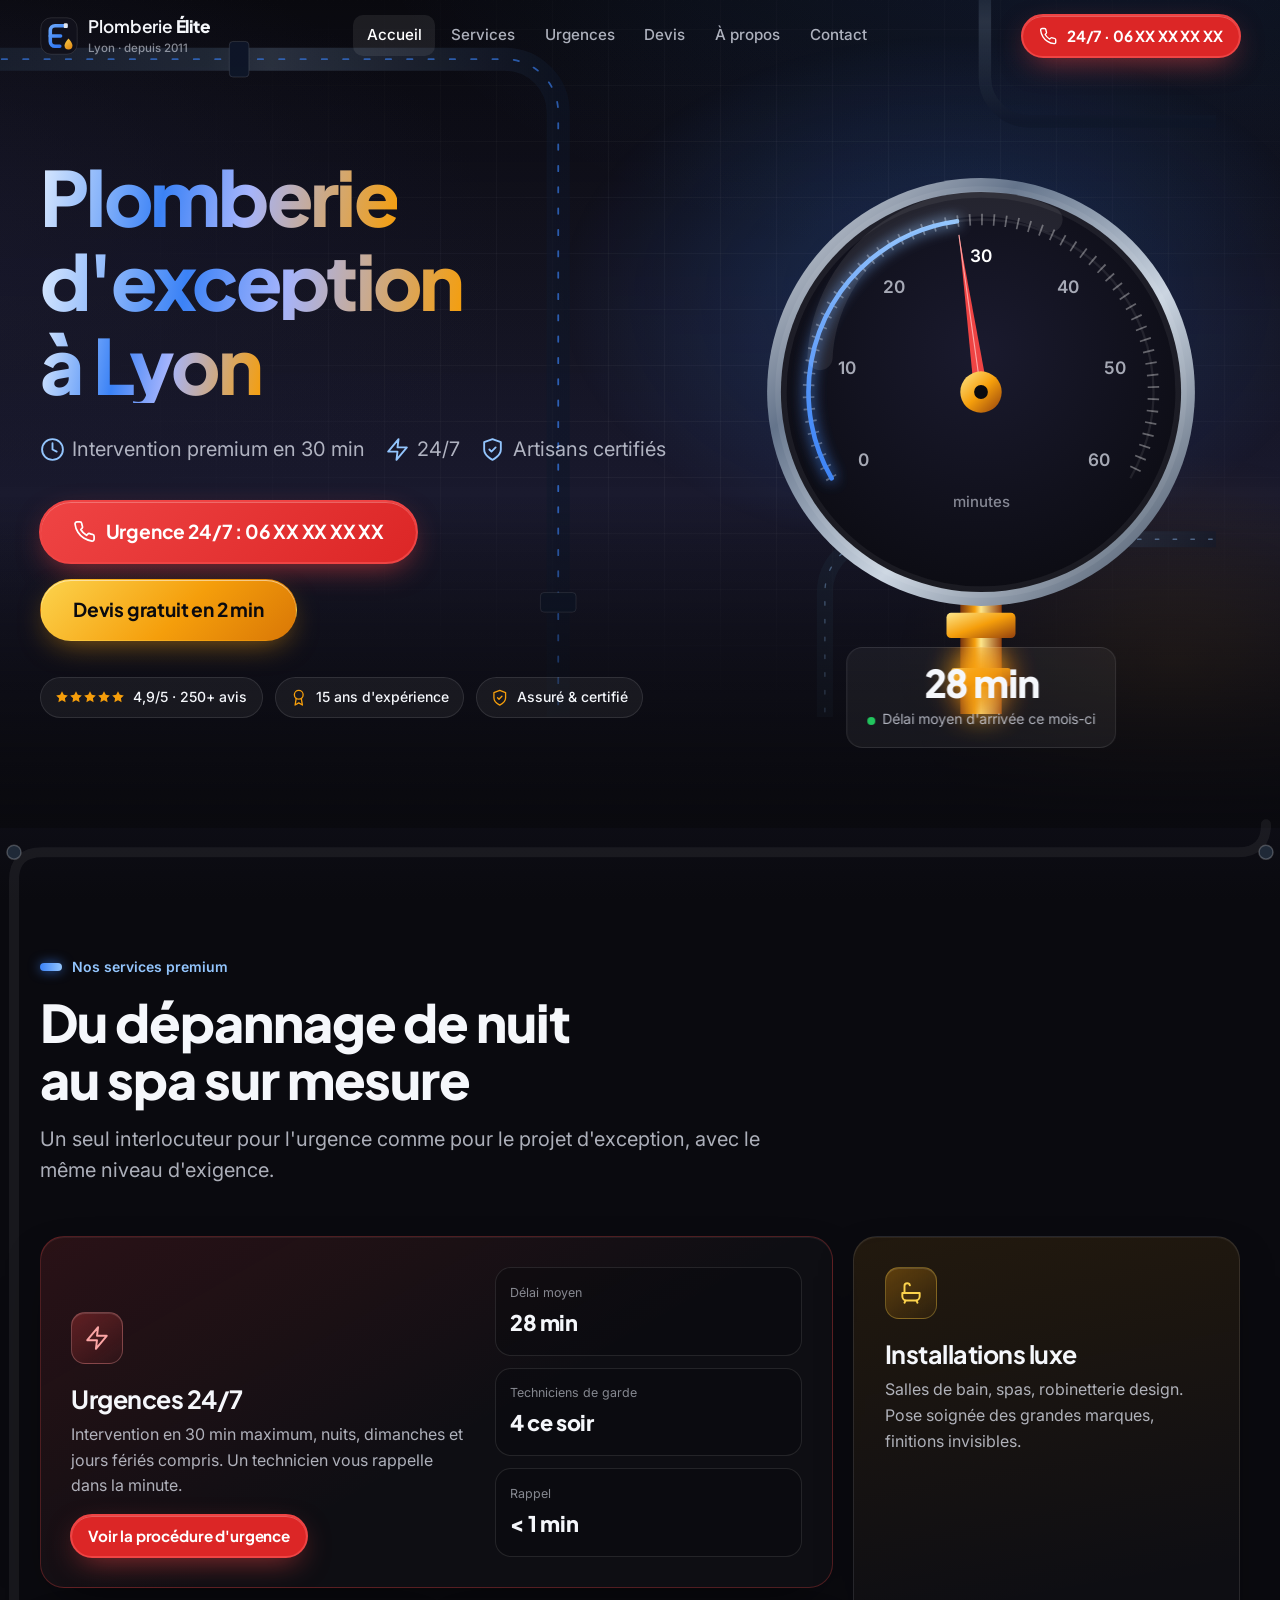
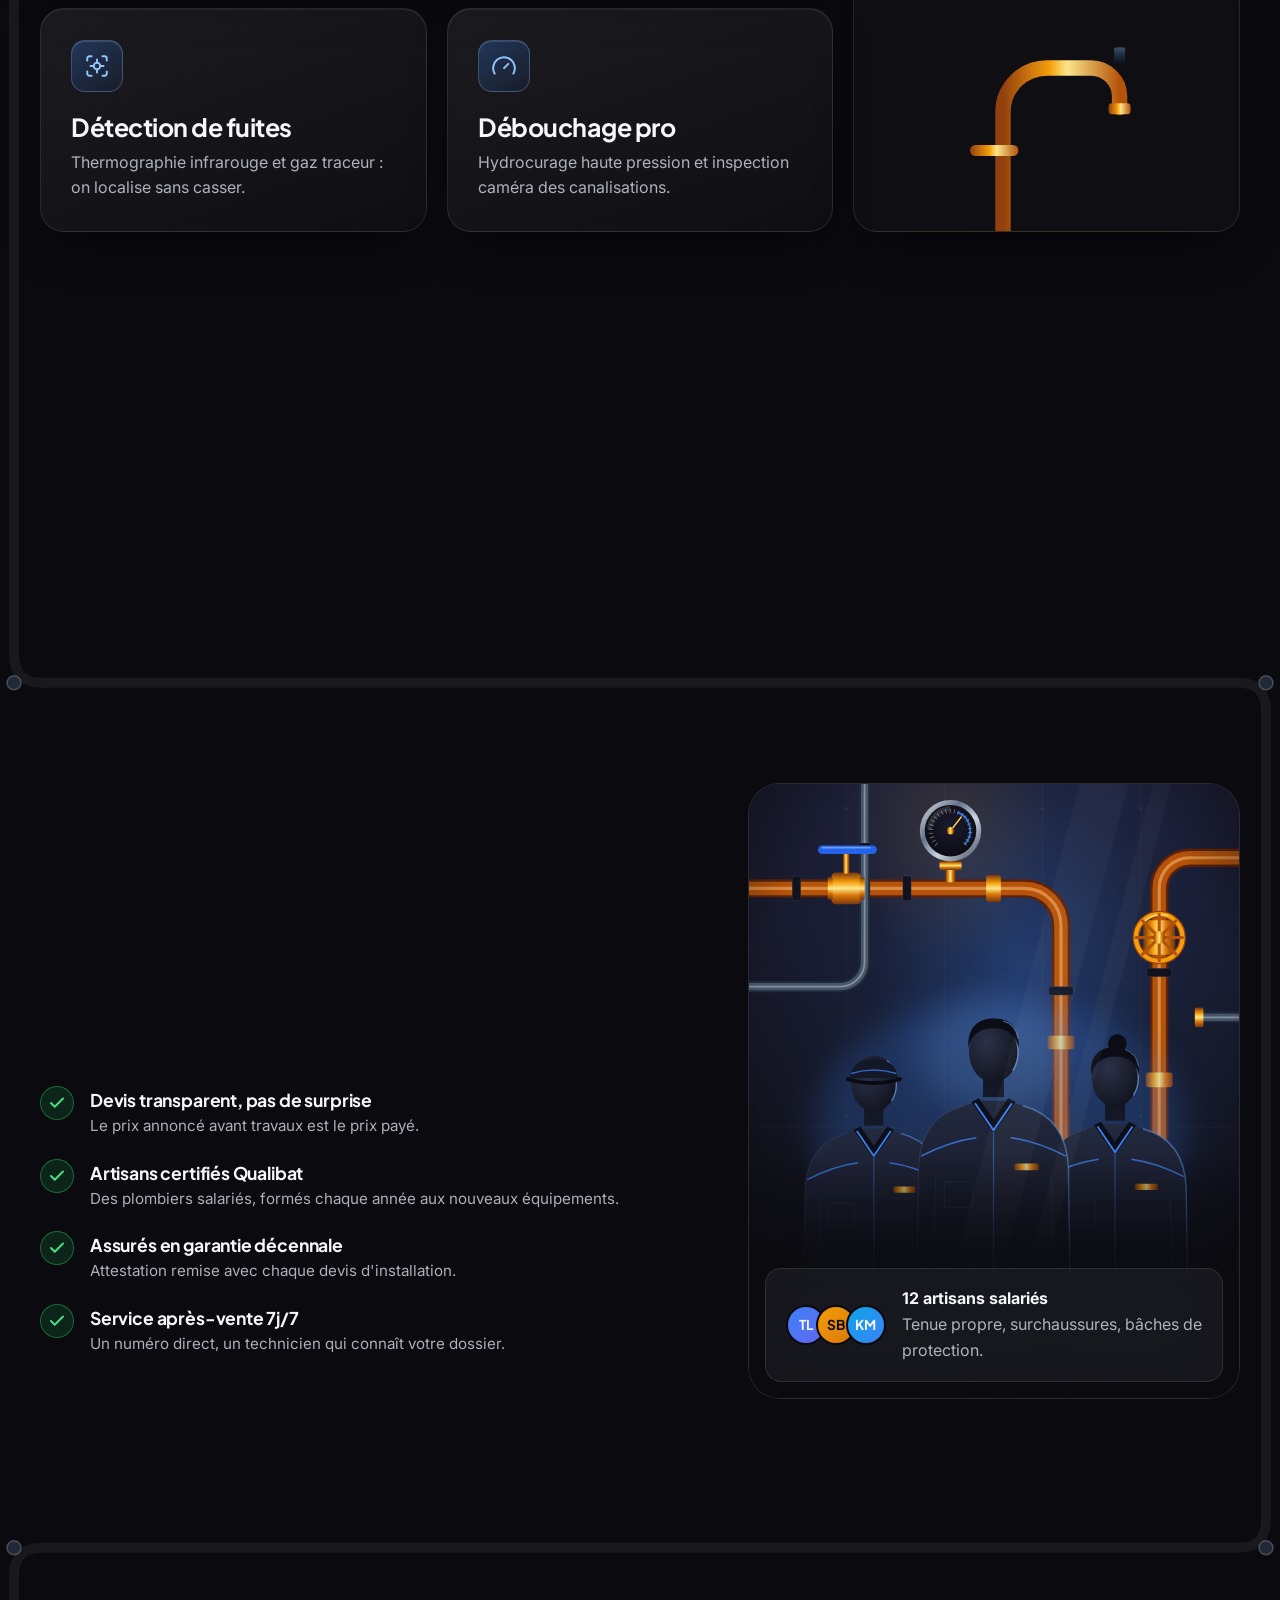
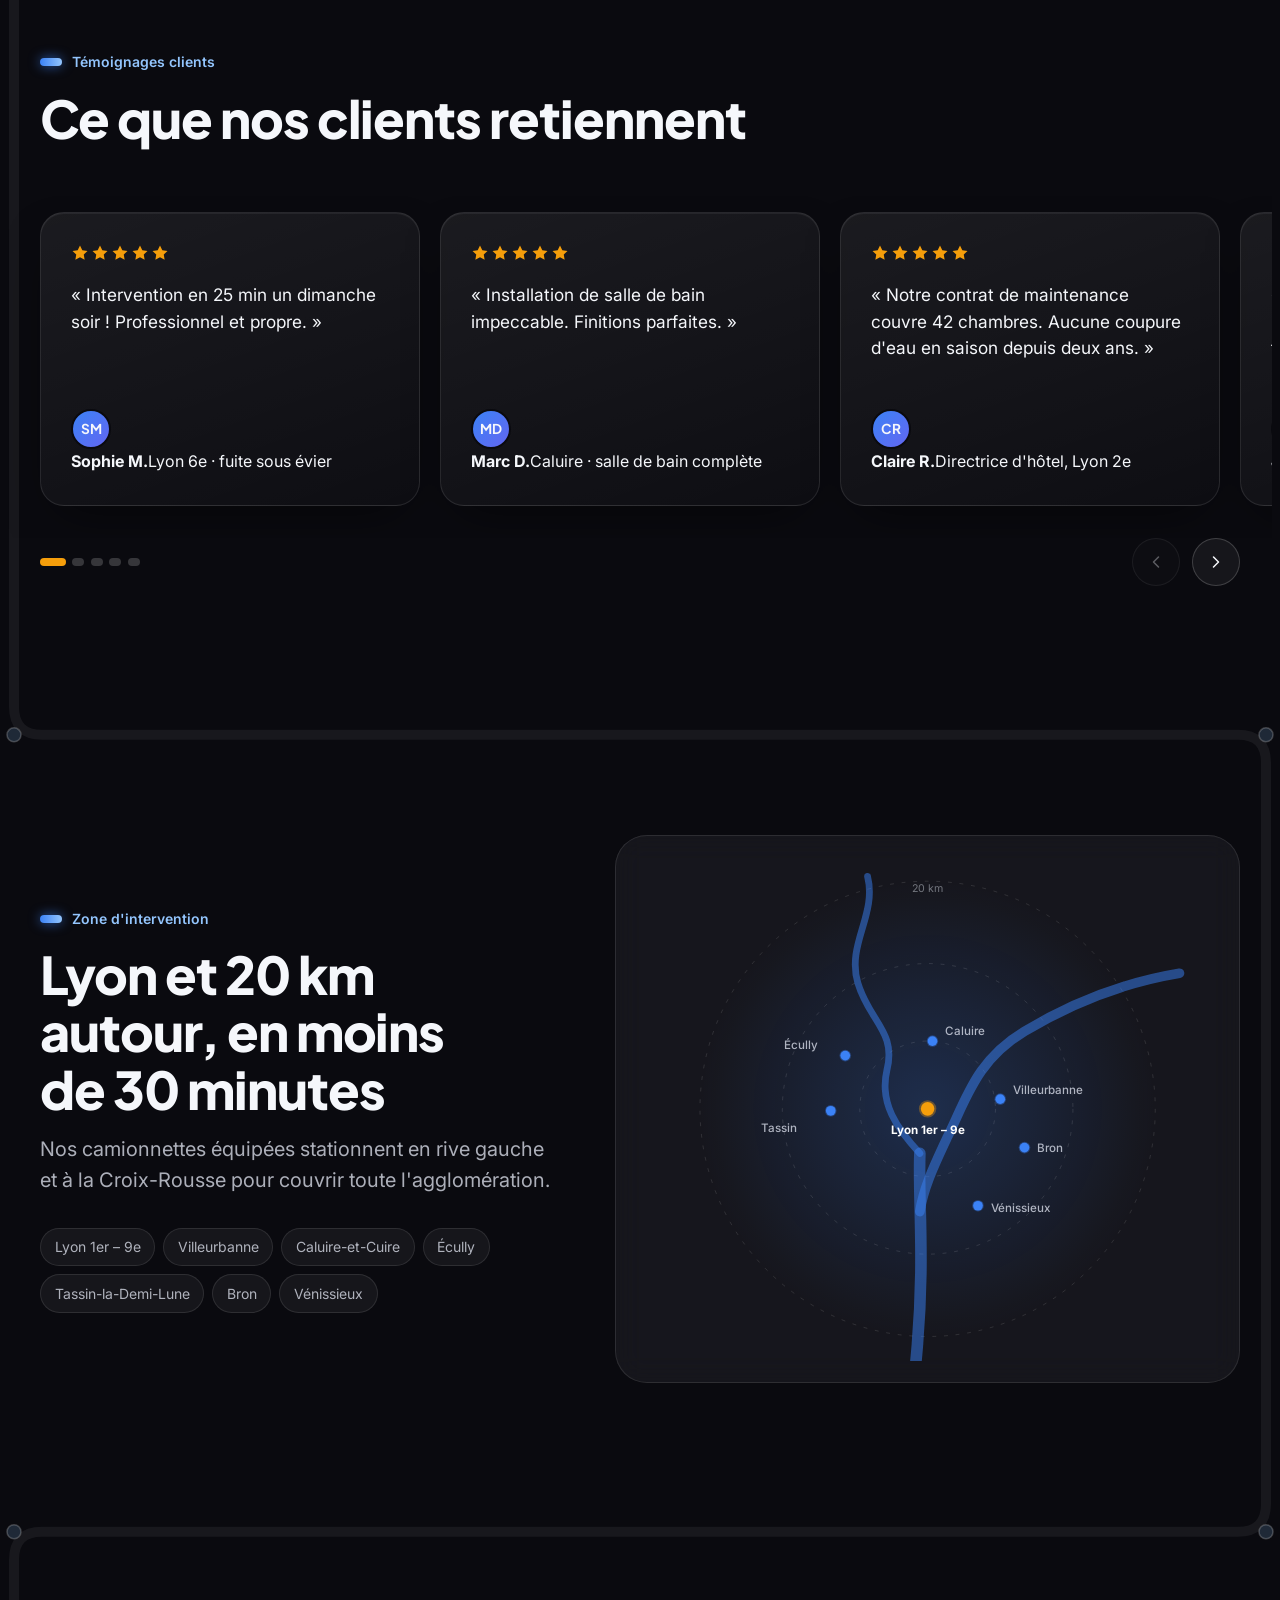
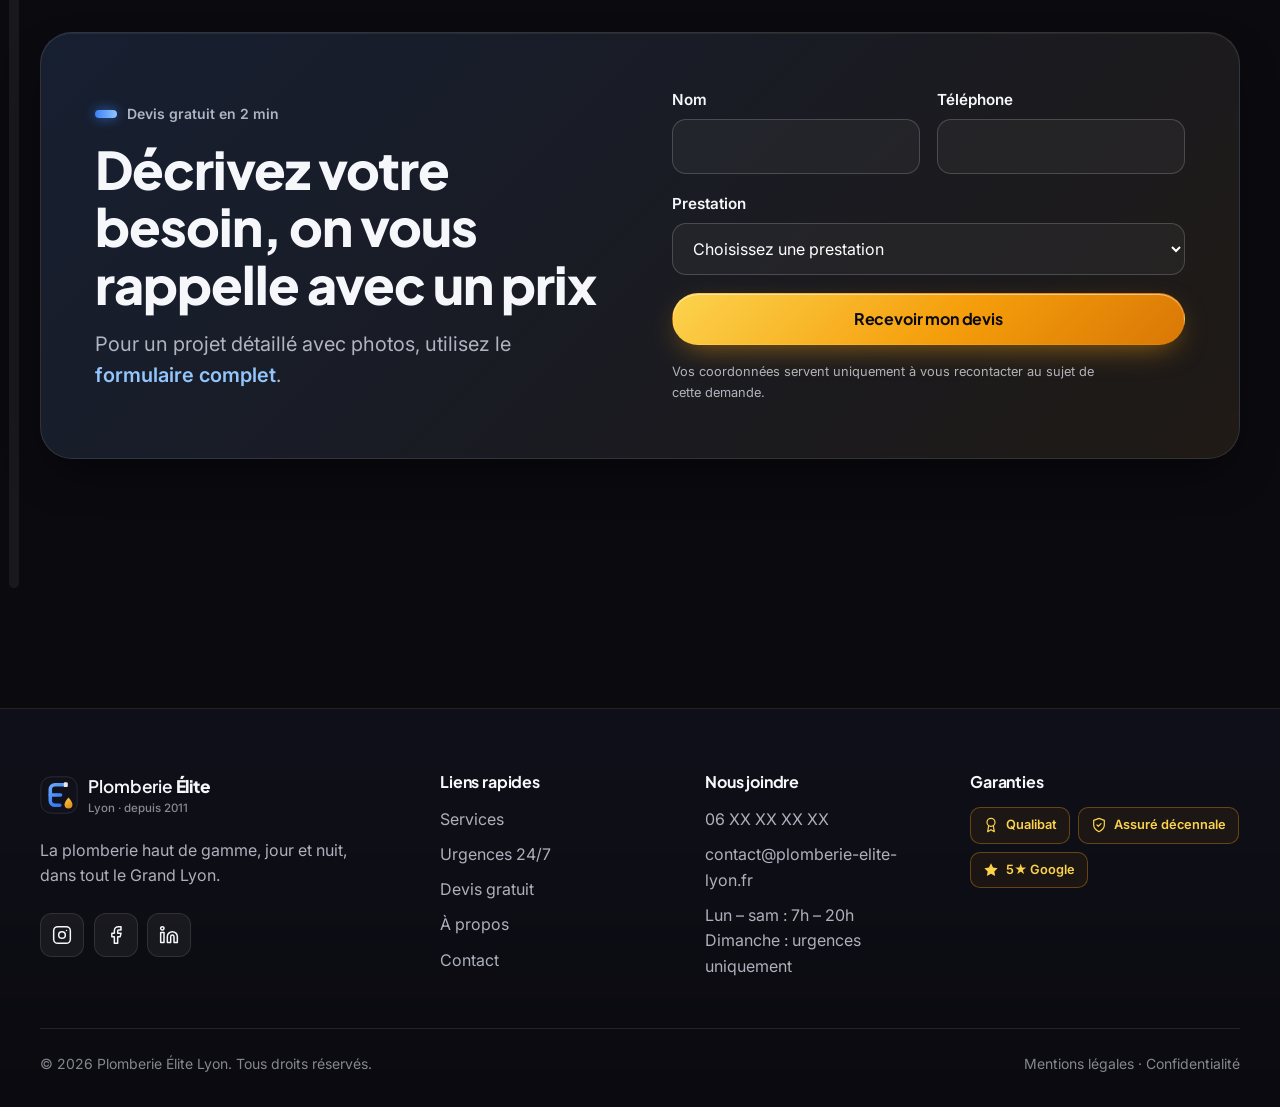
<file: index.html>
<!doctype html>
<html lang="fr" class="no-js">
<head>
  <meta charset="utf-8">
  <meta name="viewport" content="width=device-width, initial-scale=1">
  <title>Plombier Lyon 24/7 — Plomberie Élite Lyon, intervention en 30 min</title>
  <meta name="description" content="Plombier haut de gamme à Lyon : urgences 24/7 avec intervention en 30 min, salles de bain et spas de luxe, détection de fuites. Artisans certifiés Qualibat, devis gratuit.">
  <link rel="canonical" href="https://www.plomberie-elite-lyon.fr/">
  <meta name="theme-color" content="#0A0A0F">
  <meta property="og:type" content="website">
  <meta property="og:locale" content="fr_FR">
  <meta property="og:title" content="Plomberie Élite Lyon — Plombier premium 24/7">
  <meta property="og:description" content="Intervention en 30 min, 24/7. Installations salles de bain et spas haut de gamme à Lyon.">
  <meta property="og:url" content="https://www.plomberie-elite-lyon.fr/">
  <link rel="icon" href="assets/favicon.svg" type="image/svg+xml">
  <link rel="preconnect" href="https://fonts.googleapis.com">
  <link rel="preconnect" href="https://fonts.gstatic.com" crossorigin>
  <link href="https://fonts.googleapis.com/css2?family=Inter:wght@400;500;600;700&family=Plus+Jakarta+Sans:wght@600;700;800&display=swap" rel="stylesheet">
  <link rel="stylesheet" href="styles.css">
  <script type="application/ld+json">
  {
    "@context": "https://schema.org",
    "@type": "Plumber",
    "@id": "https://www.plomberie-elite-lyon.fr/#business",
    "name": "Plomberie Élite Lyon",
    "url": "https://www.plomberie-elite-lyon.fr/",
    "logo": "https://www.plomberie-elite-lyon.fr/assets/logo.svg",
    "telephone": "+33600000000",
    "email": "contact@plomberie-elite-lyon.fr",
    "priceRange": "€€€",
    "address": { "@type": "PostalAddress", "addressLocality": "Lyon", "postalCode": "69006", "addressRegion": "Auvergne-Rhône-Alpes", "addressCountry": "FR" },
    "geo": { "@type": "GeoCoordinates", "latitude": 45.7700, "longitude": 4.8520 },
    "areaServed": ["Lyon", "Villeurbanne", "Caluire-et-Cuire", "Écully", "Tassin-la-Demi-Lune", "Bron", "Vénissieux"],
    "openingHoursSpecification": [
      { "@type": "OpeningHoursSpecification", "dayOfWeek": ["Monday","Tuesday","Wednesday","Thursday","Friday","Saturday"], "opens": "07:00", "closes": "20:00" }
    ],
    "hasOfferCatalog": {
      "@type": "OfferCatalog", "name": "Prestations de plomberie",
      "itemListElement": [
        { "@type": "Offer", "itemOffered": { "@type": "Service", "name": "Dépannage plomberie urgence 24/7" } },
        { "@type": "Offer", "itemOffered": { "@type": "Service", "name": "Installation salle de bain et spa haut de gamme" } },
        { "@type": "Offer", "itemOffered": { "@type": "Service", "name": "Recherche de fuite par thermographie infrarouge" } }
      ]
    }
  }
  </script>
</head>
<body class="has-callbar">
  <a class="skip-link" href="#main">Aller au contenu</a>

  <!-- ===== HEADER (identique sur toutes les pages ; seul aria-current change) ===== -->
  <header class="site-header" data-header>
    <div class="container nav">
      <a class="brand" href="index.html" aria-label="Plomberie Élite Lyon, accueil">
        <img src="assets/logo.svg" alt="" width="38" height="38">
        <span>Plomberie <strong>Élite</strong><small>Lyon · depuis 2011</small></span>
      </a>
      <nav class="nav-links" id="nav-menu" aria-label="Navigation principale">
        <a href="index.html" aria-current="page">Accueil</a>
        <a href="services.html">Services</a>
        <a href="urgence.html">Urgences</a>
        <a href="devis.html">Devis</a>
        <a href="about.html">À propos</a>
        <a href="contact.html">Contact</a>
      </nav>
      <a class="btn btn-urgent btn-sm nav-call" href="tel:+33600000000">
        <svg class="i" aria-hidden="true"><use href="#i-phone"/></svg>
        <span>24/7<span class="nav-call__num"> · 06 XX XX XX XX</span></span>
      </a>
      <button class="nav-toggle" type="button" aria-expanded="false" aria-controls="nav-menu" aria-label="Ouvrir le menu">
        <svg class="i i-menu" aria-hidden="true"><use href="#i-menu"/></svg>
        <svg class="i i-close" aria-hidden="true"><use href="#i-close"/></svg>
      </button>
    </div>
  </header>

  <main id="main">
    <!-- ===== HERO : le manomètre du délai d'intervention ===== -->
    <section class="hero" aria-labelledby="hero-title">
      <div class="hero__bg" aria-hidden="true">
        <div class="layer hero__grid" data-parallax="0.05"></div>
        <div class="layer hero__glow" data-parallax="0.12"></div>
        <!-- réseau de canalisations en arrière-plan -->
        <svg class="layer" data-parallax="0.2" viewBox="0 0 1440 900" preserveAspectRatio="xMidYMid slice">
          <defs>
            <linearGradient id="chrome" x1="0" y1="0" x2="0" y2="1">
              <stop offset="0" stop-color="#1E293B"/><stop offset=".45" stop-color="#334155"/><stop offset=".55" stop-color="#475569"/><stop offset="1" stop-color="#0F172A"/>
            </linearGradient>
            <linearGradient id="chrome-v" x1="0" y1="0" x2="1" y2="0">
              <stop offset="0" stop-color="#1E293B"/><stop offset=".45" stop-color="#334155"/><stop offset=".55" stop-color="#475569"/><stop offset="1" stop-color="#0F172A"/>
            </linearGradient>
          </defs>
          <g opacity=".55" fill="none" stroke-linecap="round">
            <path d="M-20 160H640a60 60 0 0 1 60 60v760" stroke="url(#chrome-v)" stroke-width="26"/>
            <path d="M1460 700H1060a60 60 0 0 0-60 60v200" stroke="url(#chrome-v)" stroke-width="18"/>
            <path d="M1180 -20v200a50 50 0 0 0 50 50h240" stroke="url(#chrome)" stroke-width="14"/>
          </g>
          <!-- l'eau qui circule dans le réseau -->
          <g fill="none" stroke-linecap="round" class="hero-water">
            <path d="M-20 160H640a60 60 0 0 1 60 60v760" stroke="#3B82F6" stroke-width="2" stroke-dasharray="6 18" opacity=".7">
              <animate attributeName="stroke-dashoffset" from="0" to="-240" dur="6s" repeatCount="indefinite"/>
            </path>
            <path d="M1460 700H1060a60 60 0 0 0-60 60v200" stroke="#93C5FD" stroke-width="1.5" stroke-dasharray="4 16" opacity=".5">
              <animate attributeName="stroke-dashoffset" from="0" to="-200" dur="7s" repeatCount="indefinite"/>
            </path>
          </g>
          <g fill="#0F172A" stroke="rgba(255,255,255,.15)">
            <rect x="330" y="140" width="22" height="40" rx="4"/>
            <rect x="680" y="760" width="40" height="22" rx="4"/>
            <rect x="1110" y="688" width="22" height="26" rx="4"/>
          </g>
        </svg>
        <div class="hero__overlay"></div>
      </div>

      <div class="container hero__inner">
        <div>
          <h1 id="hero-title">
            <span class="line"><span class="hero-in text-gradient" style="--d:.05s">Plomberie</span></span>
            <span class="line"><span class="hero-in text-gradient" style="--d:.15s">d'exception</span></span>
            <span class="line"><span class="hero-in text-gradient" style="--d:.25s">à Lyon</span></span>
          </h1>
          <p class="hero__sub hero-fade" style="--d:.5s">
            <span><svg class="i" aria-hidden="true"><use href="#i-clock"/></svg>Intervention premium en 30 min</span>
            <span><svg class="i" aria-hidden="true"><use href="#i-bolt"/></svg>24/7</span>
            <span><svg class="i" aria-hidden="true"><use href="#i-shield"/></svg>Artisans certifiés</span>
          </p>
          <div class="hero__ctas hero-fade" style="--d:.65s">
            <a class="btn btn-urgent btn-lg" href="tel:+33600000000">
              <svg class="i" aria-hidden="true"><use href="#i-phone"/></svg>
              <span>Urgence<span class="hide-xs"> 24/7</span> : 06 XX XX XX XX</span>
            </a>
            <a class="btn btn-gold btn-lg" href="#devis-express">Devis gratuit en 2 min</a>
          </div>
          <ul class="trust hero-fade" role="list" style="--d:.8s">
            <li>
              <span class="stars" aria-hidden="true"><svg class="i i--fill"><use href="#i-star"/></svg><svg class="i i--fill"><use href="#i-star"/></svg><svg class="i i--fill"><use href="#i-star"/></svg><svg class="i i--fill"><use href="#i-star"/></svg><svg class="i i--fill"><use href="#i-star"/></svg></span>
              4,9/5 · 250+ avis
            </li>
            <li><svg class="i" aria-hidden="true"><use href="#i-award"/></svg>15 ans d'expérience</li>
            <li><svg class="i" aria-hidden="true"><use href="#i-shield"/></svg>Assuré &amp; certifié</li>
          </ul>
        </div>

        <!-- Manomètre : l'aiguille s'arrête sur le délai moyen d'intervention -->
        <figure class="gauge-wrap hero-fade" style="--d:.35s" data-gauge="28">
          <svg class="gauge" viewBox="0 0 400 480" role="img" aria-labelledby="gauge-title">
            <title id="gauge-title">Manomètre indiquant un délai moyen d'intervention de 28 minutes sur une échelle de 0 à 60</title>
            <defs>
              <radialGradient id="g-face" cx=".5" cy=".4" r=".7">
                <stop offset="0" stop-color="#1A1A2E"/><stop offset="1" stop-color="#0A0A0F"/>
              </radialGradient>
              <linearGradient id="g-bezel" x1="0" y1="0" x2="1" y2="1">
                <stop offset="0" stop-color="#E5E7EB"/><stop offset=".3" stop-color="#64748B"/><stop offset=".6" stop-color="#CBD5E1"/><stop offset="1" stop-color="#334155"/>
              </linearGradient>
              <linearGradient id="g-arc" x1="0" y1="1" x2="1" y2="0">
                <stop offset="0" stop-color="#3B82F6"/><stop offset=".7" stop-color="#93C5FD"/><stop offset="1" stop-color="#F59E0B"/>
              </linearGradient>
              <linearGradient id="g-brass" x1="0" y1="0" x2="1" y2="1">
                <stop offset="0" stop-color="#FDE68A"/><stop offset=".5" stop-color="#F59E0B"/><stop offset="1" stop-color="#92400E"/>
              </linearGradient>
              <linearGradient id="g-stem" x1="0" y1="0" x2="1" y2="0">
                <stop offset="0" stop-color="#78350F"/><stop offset=".35" stop-color="#F59E0B"/><stop offset=".5" stop-color="#FDE68A"/><stop offset="1" stop-color="#92400E"/>
              </linearGradient>
              <filter id="g-glow" x="-20%" y="-20%" width="140%" height="140%"><feGaussianBlur stdDeviation="6"/></filter>
            </defs>
            <!-- raccord laiton sous le cadran -->
            <rect x="182" y="360" width="36" height="120" fill="url(#g-stem)"/>
            <rect x="170" y="392" width="60" height="22" rx="4" fill="url(#g-brass)"/>
            <rect x="174" y="440" width="52" height="16" rx="3" fill="url(#g-brass)" opacity=".9"/>
            <!-- boîtier -->
            <circle cx="200" cy="200" r="186" fill="url(#g-bezel)"/>
            <circle cx="200" cy="200" r="174" fill="url(#g-face)"/>
            <circle cx="200" cy="200" r="174" fill="none" stroke="rgba(255,255,255,.06)" stroke-width="10"/>
            <!-- graduations : 60 traits fins le long de l'arc de 240° -->
            <path d="M70.1 275A150 150 0 1 1 329.9 275" fill="none" stroke="rgba(255,255,255,.35)" stroke-width="10" stroke-dasharray="1.5 8.97"/>
            <path d="M70.1 275A150 150 0 1 1 329.9 275" fill="none" stroke="rgba(255,255,255,.08)" stroke-width="2"/>
            <!-- progression jusqu'à 28 min -->
            <path class="gauge__progress" d="M70.1 275A150 150 0 1 1 329.9 275" fill="none" stroke="url(#g-arc)" stroke-width="6" stroke-linecap="round" pathLength="600" filter="url(#g-glow)" opacity=".8"/>
            <path class="gauge__progress" d="M70.1 275A150 150 0 1 1 329.9 275" fill="none" stroke="url(#g-arc)" stroke-width="4" stroke-linecap="round" pathLength="600"/>
            <g fill="rgba(229,234,245,.7)" font-family="Inter, sans-serif" font-size="15" font-weight="600" text-anchor="middle">
              <text x="97.8" y="264">0</text><text x="83.8" y="184">10</text><text x="124.1" y="114">20</text>
              <text x="200" y="87" fill="#FFFFFF">30</text>
              <text x="275.9" y="114">40</text><text x="316.2" y="184">50</text><text x="302.2" y="264">60</text>
            </g>
            <text x="200" y="300" text-anchor="middle" fill="rgba(229,234,245,.55)" font-family="Inter, sans-serif" font-size="13" font-weight="500">minutes</text>
            <!-- aiguille -->
            <g class="gauge__needle" style="transform: rotate(-120deg)">
              <path d="M200 62 206 200h-12z" fill="#EF4444"/>
              <path d="M200 62 200 200" stroke="#FCA5A5" stroke-width="1"/>
            </g>
            <circle cx="200" cy="200" r="18" fill="url(#g-brass)"/>
            <circle cx="200" cy="200" r="6" fill="#0A0A0F"/>
            <!-- reflet du verre -->
            <path d="M60 170a140 140 0 0 1 200-120" fill="none" stroke="rgba(255,255,255,.08)" stroke-width="22" stroke-linecap="round"/>
          </svg>
          <figcaption class="gauge-card glass">
            <strong><span data-count="28" data-duration="2000">28</span> min</strong>
            <span><span class="live-dot" aria-hidden="true"></span>Délai moyen d'arrivée ce mois-ci</span>
          </figcaption>
        </figure>
      </div>
    </section>

    <!-- Le circuit d'eau relie les sections suivantes (desktop) -->
    <div class="flow-host" data-flow>

      <!-- ===== SERVICES (bento) ===== -->
      <section class="section" id="services" aria-labelledby="services-title" data-flow-node>
        <div class="container">
          <div class="section-head reveal">
            <p class="kicker">Nos services premium</p>
            <h2 id="services-title">Du dépannage de nuit au spa sur mesure</h2>
            <p class="lead">Un seul interlocuteur pour l'urgence comme pour le projet d'exception, avec le même niveau d'exigence.</p>
          </div>

          <div class="bento">
            <article class="card card--hover span-4 service-urgent reveal">
              <div class="service-urgent__body">
                <span class="icon-badge icon-badge--red"><svg class="i" aria-hidden="true"><use href="#i-bolt"/></svg></span>
                <h3>Urgences 24/7</h3>
                <p>Intervention en 30 min maximum, nuits, dimanches et jours fériés compris. Un technicien vous rappelle dans la minute.</p>
                <a class="btn btn-urgent btn-sm mt-1" href="urgence.html">Voir la procédure d'urgence</a>
              </div>
              <dl class="service-urgent__stats">
                <div><dt>Délai moyen</dt><dd>28 min</dd></div>
                <div><dt>Techniciens de garde</dt><dd>4 ce soir</dd></div>
                <div><dt>Rappel</dt><dd>&lt; 1 min</dd></div>
              </dl>
            </article>

            <article class="card card--hover span-2 row-2 service-luxe reveal" style="--d:.08s">
              <span class="icon-badge icon-badge--gold"><svg class="i" aria-hidden="true"><use href="#i-bath"/></svg></span>
              <h3>Installations luxe</h3>
              <p>Salles de bain, spas, robinetterie design. Pose soignée des grandes marques, finitions invisibles.</p>
              <svg class="faucet" viewBox="0 0 200 180" aria-hidden="true">
                <defs>
                  <linearGradient id="f-brass" x1="0" y1="0" x2="1" y2="0"><stop offset="0" stop-color="#92400E"/><stop offset=".4" stop-color="#F59E0B"/><stop offset=".55" stop-color="#FDE68A"/><stop offset="1" stop-color="#B45309"/></linearGradient>
                  <linearGradient id="f-water" x1="0" y1="0" x2="0" y2="1"><stop offset="0" stop-color="#93C5FD" stop-opacity=".9"/><stop offset="1" stop-color="#3B82F6" stop-opacity="0"/></linearGradient>
                </defs>
                <path d="M60 180V70a40 40 0 0 1 40-40h40a26 26 0 0 1 26 26v10" fill="none" stroke="url(#f-brass)" stroke-width="14" stroke-linecap="round"/>
                <rect x="156" y="62" width="20" height="10" rx="3" fill="url(#f-brass)"/>
                <rect x="30" y="100" width="44" height="10" rx="5" fill="url(#f-brass)"/>
                <rect class="faucet__water" x="161" y="74" width="10" height="106" rx="5" fill="url(#f-water)"/>
              </svg>
            </article>

            <article class="card card--hover span-2 reveal" style="--d:.12s">
              <span class="icon-badge"><svg class="i" aria-hidden="true"><use href="#i-scan"/></svg></span>
              <h3>Détection de fuites</h3>
              <p>Thermographie infrarouge et gaz traceur : on localise sans casser.</p>
            </article>

            <article class="card card--hover span-2 reveal" style="--d:.16s">
              <span class="icon-badge"><svg class="i" aria-hidden="true"><use href="#i-pressure"/></svg></span>
              <h3>Débouchage pro</h3>
              <p>Hydrocurage haute pression et inspection caméra des canalisations.</p>
            </article>

            <article class="card card--hover span-3 reveal" style="--d:.2s">
              <span class="icon-badge"><svg class="i" aria-hidden="true"><use href="#i-thermo"/></svg></span>
              <h3>Chauffe-eau connectés</h3>
              <p>Installation et maintenance de ballons thermodynamiques et pilotables à distance, avec suivi de consommation.</p>
            </article>

            <article class="card card--hover span-3 reveal" style="--d:.24s">
              <span class="icon-badge"><svg class="i" aria-hidden="true"><use href="#i-clipboard"/></svg></span>
              <h3>Contrats de maintenance</h3>
              <p>Forfaits annuels pour hôtels, copropriétés et entreprises : visites planifiées et intervention prioritaire.</p>
            </article>
          </div>

          <p class="mt-2 reveal"><a class="link-arrow" href="services.html">Toutes nos prestations et tarifs <svg class="i" aria-hidden="true"><use href="#i-arrow"/></svg></a></p>
        </div>
      </section>

      <!-- ===== POURQUOI NOUS CHOISIR ===== -->
      <section class="section" aria-labelledby="why-title" data-flow-node>
        <div class="container grid-2 grid-2--wide-left">
          <div>
            <div class="reveal">
              <p class="kicker">Pourquoi nous choisir</p>
              <h2 id="why-title">Le service blanc, appliqué à la plomberie</h2>
            </div>
            <ul class="checklist" role="list">
              <li class="reveal" style="--d:0s"><span class="check"><svg class="i" aria-hidden="true"><use href="#i-check"/></svg></span><div><strong>Intervention en 30 min garantie</strong><p>Si nous arrivons en retard, le déplacement vous est offert.</p></div></li>
              <li class="reveal" style="--d:.08s"><span class="check"><svg class="i" aria-hidden="true"><use href="#i-check"/></svg></span><div><strong>Devis transparent, pas de surprise</strong><p>Le prix annoncé avant travaux est le prix payé.</p></div></li>
              <li class="reveal" style="--d:.16s"><span class="check"><svg class="i" aria-hidden="true"><use href="#i-check"/></svg></span><div><strong>Artisans certifiés Qualibat</strong><p>Des plombiers salariés, formés chaque année aux nouveaux équipements.</p></div></li>
              <li class="reveal" style="--d:.24s"><span class="check"><svg class="i" aria-hidden="true"><use href="#i-check"/></svg></span><div><strong>Assurés en garantie décennale</strong><p>Attestation remise avec chaque devis d'installation.</p></div></li>
              <li class="reveal" style="--d:.32s"><span class="check"><svg class="i" aria-hidden="true"><use href="#i-check"/></svg></span><div><strong>Service après-vente 7j/7</strong><p>Un numéro direct, un technicien qui connaît votre dossier.</p></div></li>
            </ul>
          </div>
          <figure class="team-visual reveal" style="--d:.1s">
            <img src="assets/img/equipe.svg" alt="Illustration de l'équipe Plomberie Élite : trois artisans en tenue sombre devant une installation en laiton" width="800" height="1000" loading="lazy" decoding="async">
            <figcaption class="team-visual__card glass">
              <span class="avatars" aria-hidden="true"><span>TL</span><span>SB</span><span>KM</span></span>
              <span><strong>12 artisans salariés</strong><br><span class="muted">Tenue propre, surchaussures, bâches de protection.</span></span>
            </figcaption>
          </figure>
        </div>
      </section>

      <!-- ===== TÉMOIGNAGES ===== -->
      <section class="section" aria-labelledby="reviews-title" data-flow-node>
        <div class="container">
          <div class="carousel" data-carousel>
            <div class="section-head reveal">
              <p class="kicker">Témoignages clients</p>
              <h2 id="reviews-title">Ce que nos clients retiennent</h2>
            </div>
            <div class="carousel__track" tabindex="0" role="region" aria-label="Avis clients, faites défiler horizontalement">
              <figure class="card testimonial">
                <div class="stars" aria-label="5 étoiles sur 5"><svg class="i i--fill" aria-hidden="true"><use href="#i-star"/></svg><svg class="i i--fill" aria-hidden="true"><use href="#i-star"/></svg><svg class="i i--fill" aria-hidden="true"><use href="#i-star"/></svg><svg class="i i--fill" aria-hidden="true"><use href="#i-star"/></svg><svg class="i i--fill" aria-hidden="true"><use href="#i-star"/></svg></div>
                <blockquote>« Intervention en 25 min un dimanche soir ! Professionnel et propre. »</blockquote>
                <figcaption><span class="avatars" aria-hidden="true"><span>SM</span></span><span><strong>Sophie M.</strong>Lyon 6e · fuite sous évier</span></figcaption>
              </figure>
              <figure class="card testimonial">
                <div class="stars" aria-label="5 étoiles sur 5"><svg class="i i--fill" aria-hidden="true"><use href="#i-star"/></svg><svg class="i i--fill" aria-hidden="true"><use href="#i-star"/></svg><svg class="i i--fill" aria-hidden="true"><use href="#i-star"/></svg><svg class="i i--fill" aria-hidden="true"><use href="#i-star"/></svg><svg class="i i--fill" aria-hidden="true"><use href="#i-star"/></svg></div>
                <blockquote>« Installation de salle de bain impeccable. Finitions parfaites. »</blockquote>
                <figcaption><span class="avatars" aria-hidden="true"><span>MD</span></span><span><strong>Marc D.</strong>Caluire · salle de bain complète</span></figcaption>
              </figure>
              <figure class="card testimonial">
                <div class="stars" aria-label="5 étoiles sur 5"><svg class="i i--fill" aria-hidden="true"><use href="#i-star"/></svg><svg class="i i--fill" aria-hidden="true"><use href="#i-star"/></svg><svg class="i i--fill" aria-hidden="true"><use href="#i-star"/></svg><svg class="i i--fill" aria-hidden="true"><use href="#i-star"/></svg><svg class="i i--fill" aria-hidden="true"><use href="#i-star"/></svg></div>
                <blockquote>« Notre contrat de maintenance couvre 42 chambres. Aucune coupure d'eau en saison depuis deux ans. »</blockquote>
                <figcaption><span class="avatars" aria-hidden="true"><span>CR</span></span><span><strong>Claire R.</strong>Directrice d'hôtel, Lyon 2e</span></figcaption>
              </figure>
              <figure class="card testimonial">
                <div class="stars" aria-label="5 étoiles sur 5"><svg class="i i--fill" aria-hidden="true"><use href="#i-star"/></svg><svg class="i i--fill" aria-hidden="true"><use href="#i-star"/></svg><svg class="i i--fill" aria-hidden="true"><use href="#i-star"/></svg><svg class="i i--fill" aria-hidden="true"><use href="#i-star"/></svg><svg class="i i--fill" aria-hidden="true"><use href="#i-star"/></svg></div>
                <blockquote>« Fuite introuvable depuis des mois : localisée en une heure à la caméra thermique, sans ouvrir le parquet. »</blockquote>
                <figcaption><span class="avatars" aria-hidden="true"><span>JP</span></span><span><strong>Julien P.</strong>Écully · recherche de fuite</span></figcaption>
              </figure>
              <figure class="card testimonial">
                <div class="stars" aria-label="5 étoiles sur 5"><svg class="i i--fill" aria-hidden="true"><use href="#i-star"/></svg><svg class="i i--fill" aria-hidden="true"><use href="#i-star"/></svg><svg class="i i--fill" aria-hidden="true"><use href="#i-star"/></svg><svg class="i i--fill" aria-hidden="true"><use href="#i-star"/></svg><svg class="i i--fill" aria-hidden="true"><use href="#i-star"/></svg></div>
                <blockquote>« Le syndic nous a enfin trouvé une entreprise qui répond la nuit. Réactifs, et les parties communes laissées nickel. »</blockquote>
                <figcaption><span class="avatars" aria-hidden="true"><span>AB</span></span><span><strong>Antoine B.</strong>Conseil syndical, Villeurbanne</span></figcaption>
              </figure>
            </div>
            <div class="carousel__controls">
              <div class="carousel__dots"></div>
              <button class="icon-btn" type="button" data-prev aria-label="Avis précédent"><svg class="i" aria-hidden="true"><use href="#i-chevron-left"/></svg></button>
              <button class="icon-btn" type="button" data-next aria-label="Avis suivant"><svg class="i" aria-hidden="true"><use href="#i-chevron"/></svg></button>
            </div>
          </div>
        </div>
      </section>

      <!-- ===== ZONE D'INTERVENTION ===== -->
      <section class="section" id="zone" aria-labelledby="zone-title" data-flow-node>
        <div class="container zone" data-zone>
          <div class="reveal">
            <p class="kicker">Zone d'intervention</p>
            <h2 id="zone-title">Lyon et 20 km autour, en moins de 30 minutes</h2>
            <p class="lead mt-1">Nos camionnettes équipées stationnent en rive gauche et à la Croix-Rousse pour couvrir toute l'agglomération.</p>
            <ul class="chips mt-2" role="list">
              <li data-city="lyon" tabindex="0">Lyon 1er – 9e</li>
              <li data-city="villeurbanne" tabindex="0">Villeurbanne</li>
              <li data-city="caluire" tabindex="0">Caluire-et-Cuire</li>
              <li data-city="ecully" tabindex="0">Écully</li>
              <li data-city="tassin" tabindex="0">Tassin-la-Demi-Lune</li>
              <li data-city="bron" tabindex="0">Bron</li>
              <li data-city="venissieux" tabindex="0">Vénissieux</li>
            </ul>
          </div>
          <div class="map-card glass reveal" style="--d:.1s">
            <!-- CARTE ZONE (réutilisée telle quelle sur contact.html) -->
            <svg class="map-svg" viewBox="0 0 600 520" role="img" aria-labelledby="map-title">
              <title id="map-title">Carte stylisée de Lyon et de ses communes voisines desservies dans un rayon de 20 km</title>
              <defs>
                <radialGradient id="map-glow" cx=".5" cy=".5" r=".5"><stop offset="0" stop-color="#3B82F6" stop-opacity=".22"/><stop offset="1" stop-color="#3B82F6" stop-opacity="0"/></radialGradient>
              </defs>
              <circle cx="300" cy="260" r="235" fill="url(#map-glow)"/>
              <circle class="ring" cx="300" cy="260" r="235"/>
              <circle class="ring" cx="300" cy="260" r="150"/>
              <circle class="ring" cx="300" cy="260" r="70"/>
              <text x="300" y="36" text-anchor="middle" fill="rgba(229,234,245,.45)" font-size="11" font-family="Inter, sans-serif">20 km</text>
              <!-- Saône (au nord-ouest) et Rhône (au nord-est), confluence au sud -->
              <path class="river" stroke-width="7" d="M238 20c10 40-22 70-10 110s40 50 30 90c-8 34 10 60 34 86"/>
              <path class="river" stroke-width="10" d="M560 120c-60 10-110 30-160 60s-60 70-80 110c-12 26-24 50-28 76"/>
              <path class="river" stroke-width="12" d="M292 306c-2 50 6 110 -4 214"/>
              <g class="city city--hq" data-city="lyon" style="--d:0s"><circle class="halo" cx="300" cy="260" r="9"/><circle class="core" cx="300" cy="260" r="7"/><text x="300" y="286" text-anchor="middle">Lyon 1er – 9e</text></g>
              <g class="city" data-city="villeurbanne" style="--d:.4s"><circle class="halo" cx="375" cy="250" r="6"/><circle class="core" cx="375" cy="250" r="5"/><text x="388" y="245">Villeurbanne</text></g>
              <g class="city" data-city="caluire" style="--d:.8s"><circle class="halo" cx="305" cy="190" r="6"/><circle class="core" cx="305" cy="190" r="5"/><text x="318" y="184">Caluire</text></g>
              <g class="city" data-city="ecully" style="--d:1.2s"><circle class="halo" cx="215" cy="205" r="6"/><circle class="core" cx="215" cy="205" r="5"/><text x="152" y="198">Écully</text></g>
              <g class="city" data-city="tassin" style="--d:1.6s"><circle class="halo" cx="200" cy="262" r="6"/><circle class="core" cx="200" cy="262" r="5"/><text x="128" y="284">Tassin</text></g>
              <g class="city" data-city="bron" style="--d:2s"><circle class="halo" cx="400" cy="300" r="6"/><circle class="core" cx="400" cy="300" r="5"/><text x="413" y="305">Bron</text></g>
              <g class="city" data-city="venissieux" style="--d:2.4s"><circle class="halo" cx="352" cy="360" r="6"/><circle class="core" cx="352" cy="360" r="5"/><text x="365" y="366">Vénissieux</text></g>
            </svg>
          </div>
        </div>
      </section>

      <!-- ===== DEVIS EXPRESS ===== -->
      <section class="section" id="devis-express" aria-labelledby="quote-title" data-flow-node>
        <div class="container">
          <div class="quote-band card">
            <div>
              <p class="kicker">Devis gratuit en 2 min</p>
              <h2 id="quote-title">Décrivez votre besoin, on vous rappelle avec un prix</h2>
              <p class="lead mt-1">Pour un projet détaillé avec photos, utilisez le <a class="link-arrow" href="devis.html">formulaire complet</a>.</p>
            </div>
            <form class="form" name="devis-express" method="POST" data-netlify="true" netlify-honeypot="bot-field" data-form
                  data-success="Demande envoyée. Un conseiller vous rappelle dans l'heure (7h – 20h).">
              <input type="hidden" name="form-name" value="devis-express">
              <p class="hp"><label>Ne pas remplir <input name="bot-field" tabindex="-1" autocomplete="off"></label></p>
              <div class="form-row form-row--2">
                <div class="field">
                  <label for="dx-name">Nom</label>
                  <input id="dx-name" name="nom" type="text" autocomplete="name" required>
                  <p class="error" aria-live="polite"></p>
                </div>
                <div class="field">
                  <label for="dx-tel">Téléphone</label>
                  <input id="dx-tel" name="telephone" type="tel" autocomplete="tel" inputmode="tel" required pattern="^(\+33|0)\s?[1-9](?:[\s.\-]?\d{2}){4}$" data-msg-pattern="Saisissez un numéro français, ex. 06 12 34 56 78.">
                  <p class="error" aria-live="polite"></p>
                </div>
              </div>
              <div class="field">
                <label for="dx-type">Prestation</label>
                <select id="dx-type" name="prestation" required>
                  <option value="">Choisissez une prestation</option>
                  <option>Salle de bain / spa</option>
                  <option>Recherche de fuite</option>
                  <option>Débouchage</option>
                  <option>Chauffe-eau</option>
                  <option>Contrat de maintenance</option>
                  <option>Autre</option>
                </select>
                <p class="error" aria-live="polite"></p>
              </div>
              <button class="btn btn-gold btn-submit" type="submit">
                <span class="btn-submit__label">Recevoir mon devis</span>
                <span class="btn-submit__spinner" aria-hidden="true"></span>
                <span class="btn-submit__done"><svg class="i" aria-hidden="true"><use href="#i-check"/></svg>Demande envoyée</span>
              </button>
              <div class="form-status" role="status" tabindex="-1" hidden></div>
              <p class="form-legal">Vos coordonnées servent uniquement à vous recontacter au sujet de cette demande.</p>
            </form>
          </div>
        </div>
      </section>
    </div>
  </main>

  <!-- ===== FOOTER (identique sur toutes les pages) ===== -->
  <footer class="site-footer">
    <div class="container">
      <div class="footer-grid">
        <div class="footer-brand">
          <a class="brand" href="index.html"><img src="assets/logo.svg" alt="" width="38" height="38"><span>Plomberie <strong>Élite</strong><small>Lyon · depuis 2011</small></span></a>
          <p>La plomberie haut de gamme, jour et nuit, dans tout le Grand Lyon.</p>
          <div class="socials">
            <a href="#" aria-label="Instagram"><svg class="i" aria-hidden="true"><use href="#i-instagram"/></svg></a>
            <a href="#" aria-label="Facebook"><svg class="i" aria-hidden="true"><use href="#i-facebook"/></svg></a>
            <a href="#" aria-label="LinkedIn"><svg class="i" aria-hidden="true"><use href="#i-linkedin"/></svg></a>
          </div>
        </div>
        <nav aria-labelledby="f-links">
          <h2 id="f-links">Liens rapides</h2>
          <ul class="footer-links" role="list">
            <li><a href="services.html">Services</a></li>
            <li><a href="urgence.html">Urgences 24/7</a></li>
            <li><a href="devis.html">Devis gratuit</a></li>
            <li><a href="about.html">À propos</a></li>
            <li><a href="contact.html">Contact</a></li>
          </ul>
        </nav>
        <div>
          <h2>Nous joindre</h2>
          <ul class="footer-links" role="list">
            <li><a href="tel:+33600000000">06 XX XX XX XX</a></li>
            <li><a href="mailto:contact@plomberie-elite-lyon.fr">contact@plomberie-elite-lyon.fr</a></li>
            <li class="muted">Lun – sam : 7h – 20h<br>Dimanche : urgences uniquement</li>
          </ul>
        </div>
        <div>
          <h2>Garanties</h2>
          <div class="cert-badges">
            <span class="cert-badge"><svg class="i" aria-hidden="true"><use href="#i-award"/></svg>Qualibat</span>
            <span class="cert-badge"><svg class="i" aria-hidden="true"><use href="#i-shield"/></svg>Assuré décennale</span>
            <span class="cert-badge"><svg class="i i--fill" aria-hidden="true"><use href="#i-star"/></svg>5★ Google</span>
          </div>
        </div>
      </div>
      <div class="footer-bottom">
        <p>© <span data-year>2026</span> Plomberie Élite Lyon. Tous droits réservés.</p>
        <p><a href="#">Mentions légales</a> · <a href="#">Confidentialité</a></p>
      </div>
    </div>
  </footer>

  <!-- Barre d'appel fixe (mobile) -->
  <div class="callbar">
    <a class="btn btn-urgent" href="tel:+33600000000"><svg class="i" aria-hidden="true"><use href="#i-phone"/></svg>Urgence</a>
    <a class="btn btn-gold" href="devis.html">Devis</a>
  </div>

  <script src="script.js" defer></script>
</body>
</html>
</file>
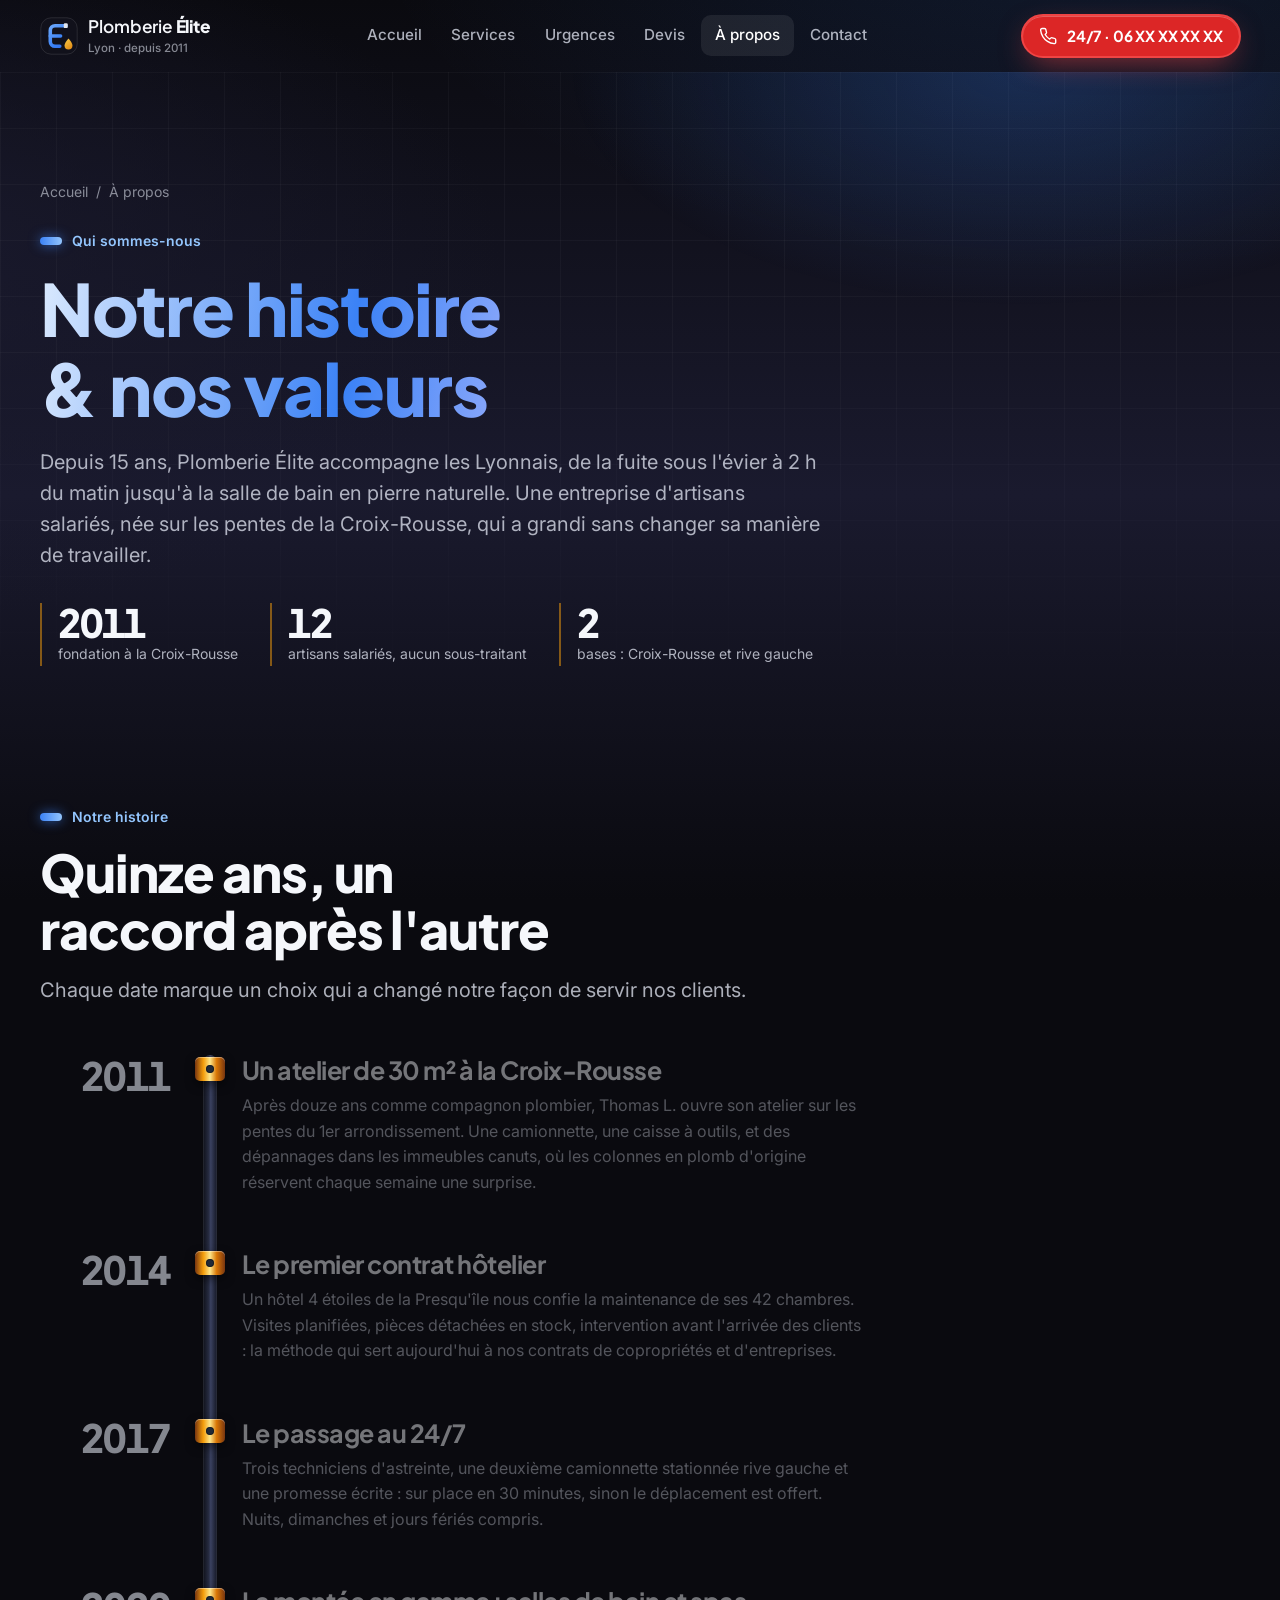
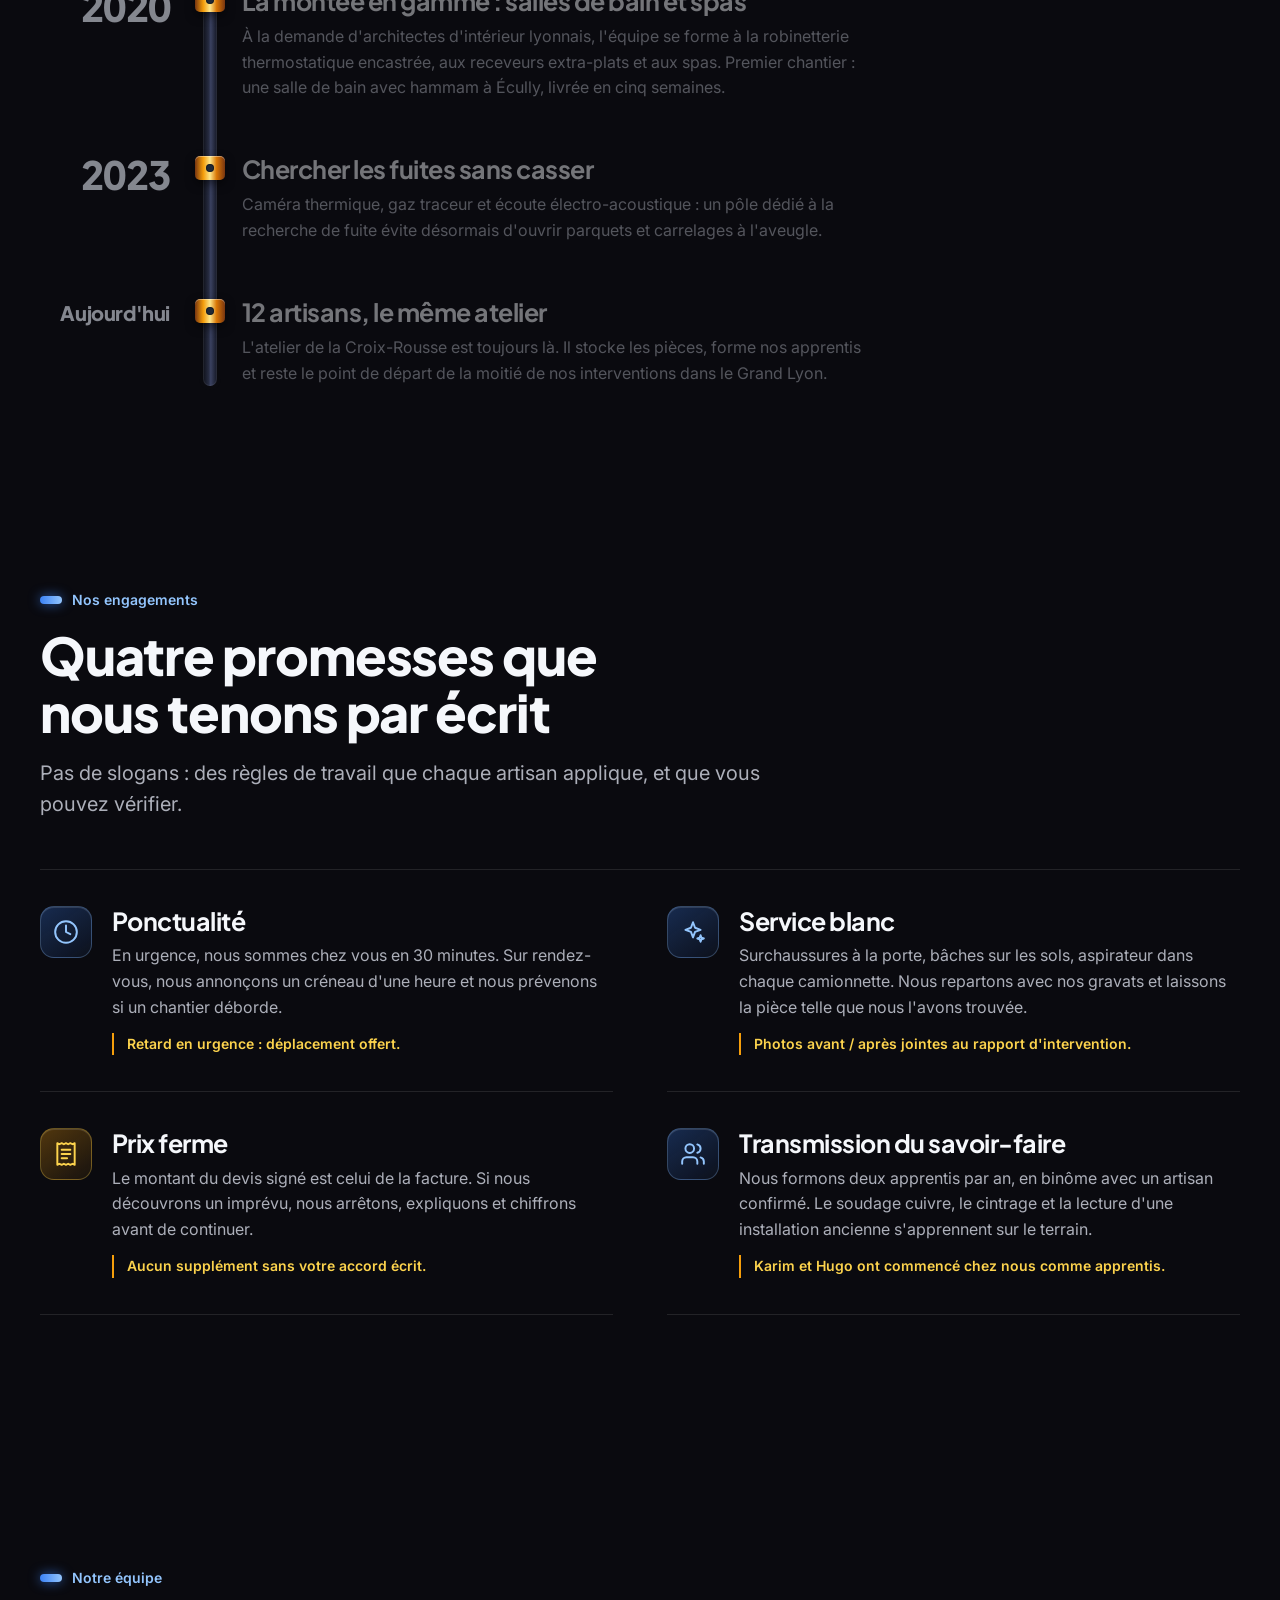
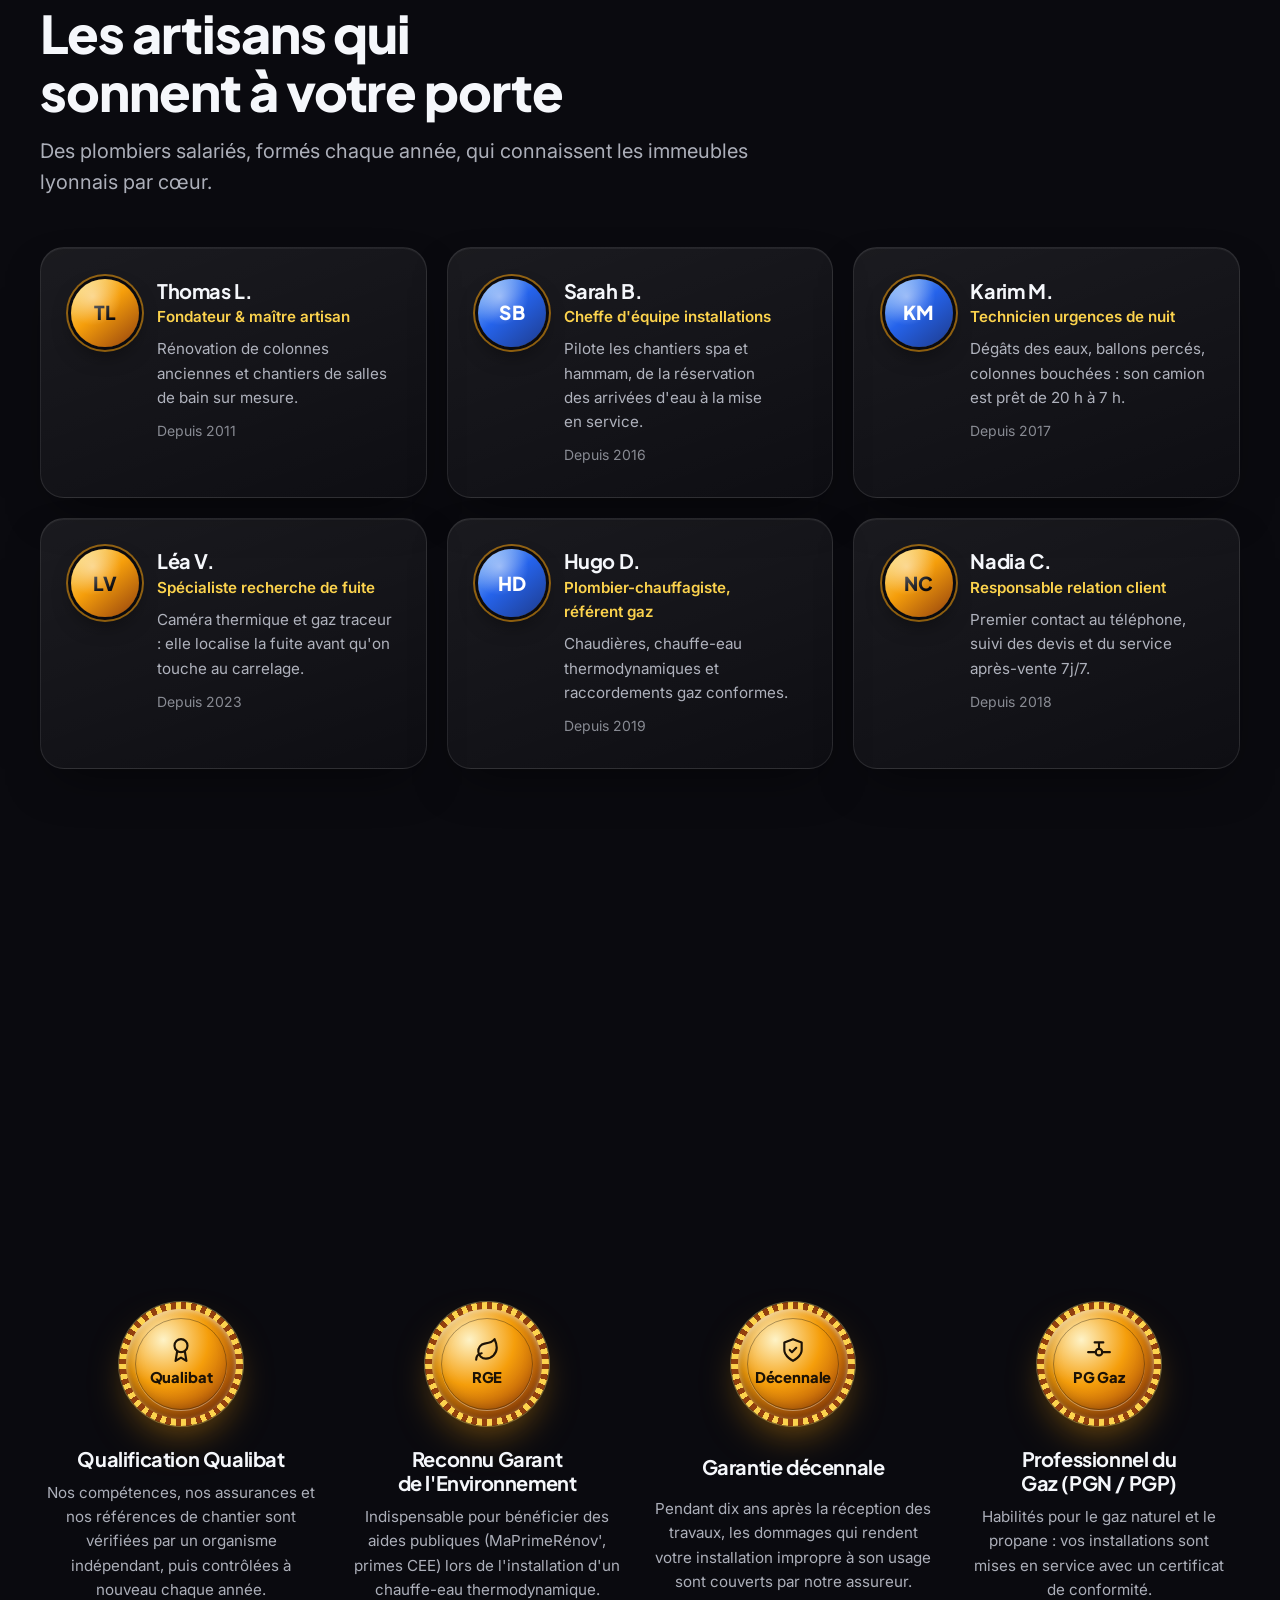
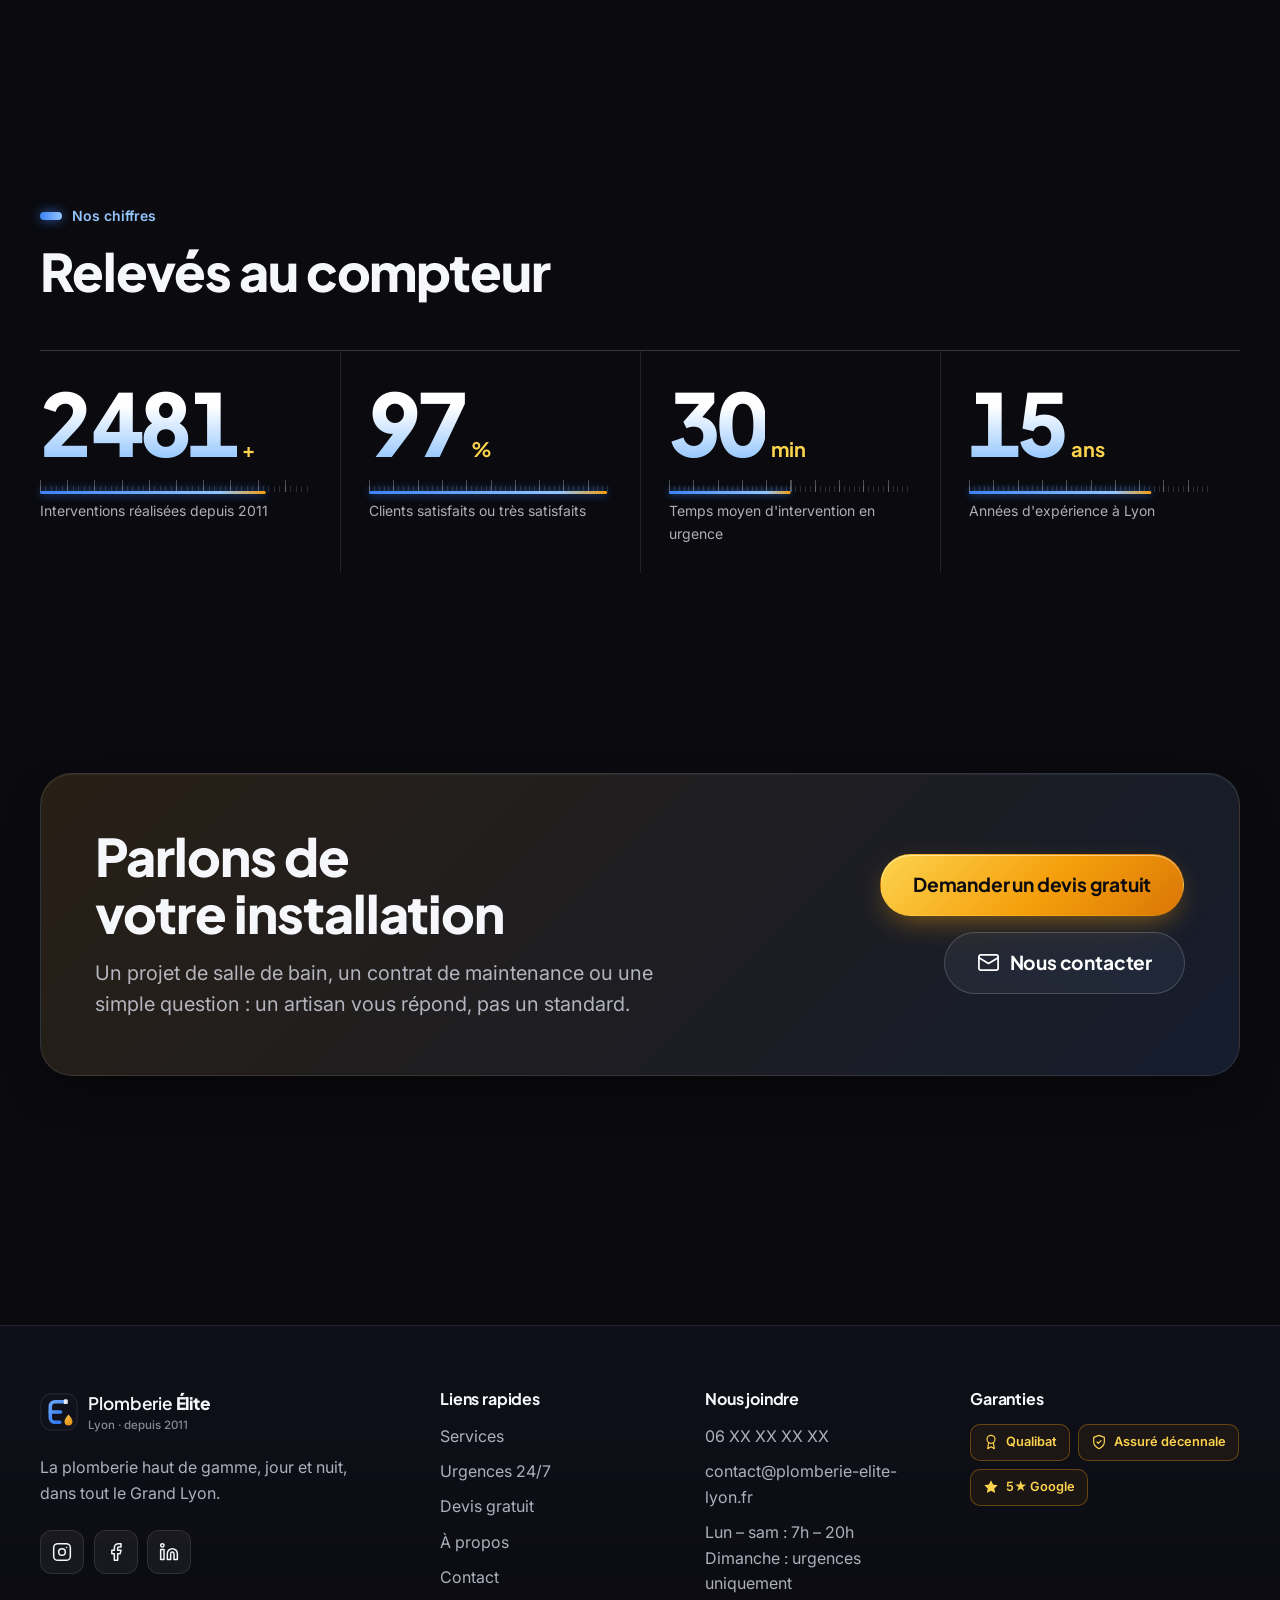
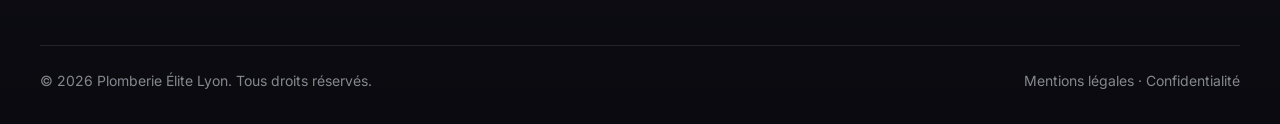
<file: about.html>
<!doctype html>
<html lang="fr" class="no-js">
<head>
  <meta charset="utf-8">
  <meta name="viewport" content="width=device-width, initial-scale=1">
  <title>À propos — Plomberie Élite Lyon, artisans plombiers depuis 2011</title>
  <meta name="description" content="Fondée en 2011 à la Croix-Rousse, Plomberie Élite Lyon réunit 12 artisans salariés : urgences 24/7, salles de bain et spas haut de gamme. Notre histoire, nos engagements, nos certifications.">
  <link rel="canonical" href="https://www.plomberie-elite-lyon.fr/about.html">
  <meta name="theme-color" content="#0A0A0F">
  <meta property="og:type" content="website">
  <meta property="og:locale" content="fr_FR">
  <meta property="og:title" content="Notre histoire & nos valeurs — Plomberie Élite Lyon">
  <meta property="og:description" content="15 ans de plomberie à Lyon : de l'atelier de la Croix-Rousse au service 24/7 et aux spas sur mesure.">
  <meta property="og:url" content="https://www.plomberie-elite-lyon.fr/about.html">
  <link rel="icon" href="assets/favicon.svg" type="image/svg+xml">
  <link rel="preconnect" href="https://fonts.googleapis.com">
  <link rel="preconnect" href="https://fonts.gstatic.com" crossorigin>
  <link href="https://fonts.googleapis.com/css2?family=Inter:wght@400;500;600;700&family=Plus+Jakarta+Sans:wght@600;700;800&display=swap" rel="stylesheet">
  <link rel="stylesheet" href="styles.css">
  <script type="application/ld+json">
  {
    "@context": "https://schema.org",
    "@graph": [
      {
        "@type": "AboutPage",
        "@id": "https://www.plomberie-elite-lyon.fr/about.html#webpage",
        "url": "https://www.plomberie-elite-lyon.fr/about.html",
        "name": "Notre histoire & nos valeurs — Plomberie Élite Lyon",
        "description": "Histoire, engagements, équipe et certifications de Plomberie Élite Lyon, plombier fondé en 2011 à la Croix-Rousse.",
        "inLanguage": "fr-FR",
        "breadcrumb": { "@id": "https://www.plomberie-elite-lyon.fr/about.html#breadcrumb" },
        "about": { "@id": "https://www.plomberie-elite-lyon.fr/#business" }
      },
      {
        "@type": "BreadcrumbList",
        "@id": "https://www.plomberie-elite-lyon.fr/about.html#breadcrumb",
        "itemListElement": [
          { "@type": "ListItem", "position": 1, "name": "Accueil", "item": "https://www.plomberie-elite-lyon.fr/" },
          { "@type": "ListItem", "position": 2, "name": "À propos", "item": "https://www.plomberie-elite-lyon.fr/about.html" }
        ]
      }
    ]
  }
  </script>
</head>
<body class="has-callbar">
  <a class="skip-link" href="#main">Aller au contenu</a>

  <!-- ===== HEADER (identique sur toutes les pages ; seul aria-current change) ===== -->
  <header class="site-header" data-header>
    <div class="container nav">
      <a class="brand" href="index.html" aria-label="Plomberie Élite Lyon, accueil">
        <img src="assets/logo.svg" alt="" width="38" height="38">
        <span>Plomberie <strong>Élite</strong><small>Lyon · depuis 2011</small></span>
      </a>
      <nav class="nav-links" id="nav-menu" aria-label="Navigation principale">
        <a href="index.html">Accueil</a>
        <a href="services.html">Services</a>
        <a href="urgence.html">Urgences</a>
        <a href="devis.html">Devis</a>
        <a href="about.html" aria-current="page">À propos</a>
        <a href="contact.html">Contact</a>
      </nav>
      <a class="btn btn-urgent btn-sm nav-call" href="tel:+33600000000">
        <svg class="i" aria-hidden="true"><use href="#i-phone"/></svg>
        <span>24/7<span class="nav-call__num"> · 06 XX XX XX XX</span></span>
      </a>
      <button class="nav-toggle" type="button" aria-expanded="false" aria-controls="nav-menu" aria-label="Ouvrir le menu">
        <svg class="i i-menu" aria-hidden="true"><use href="#i-menu"/></svg>
        <svg class="i i-close" aria-hidden="true"><use href="#i-close"/></svg>
      </button>
    </div>
  </header>

  <main id="main">
    <!-- ===== EN-TÊTE DE PAGE ===== -->
    <section class="page-hero" aria-labelledby="ab-title">
      <div class="container">
        <nav class="breadcrumb" aria-label="Fil d'Ariane">
          <a href="index.html">Accueil</a>
          <span aria-hidden="true">/</span>
          <span aria-current="page">À propos</span>
        </nav>
        <p class="kicker">Qui sommes-nous</p>
        <h1 id="ab-title" class="text-gradient">Notre histoire &amp; nos valeurs</h1>
        <p class="lead">Depuis 15 ans, Plomberie Élite accompagne les Lyonnais, de la fuite sous l'évier à 2 h du matin jusqu'à la salle de bain en pierre naturelle. Une entreprise d'artisans salariés, née sur les pentes de la Croix-Rousse, qui a grandi sans changer sa manière de travailler.</p>
        <ul class="ab-facts" role="list">
          <li><strong>2011</strong><span>fondation à la Croix-Rousse</span></li>
          <li><strong>12</strong><span>artisans salariés, aucun sous-traitant</span></li>
          <li><strong>2</strong><span>bases : Croix-Rousse et rive gauche</span></li>
        </ul>
      </div>
    </section>

    <!-- ===== FRISE CHRONOLOGIQUE : le tuyau se remplit au scroll ===== -->
    <section class="section section--tight" aria-labelledby="ab-story-title">
      <div class="container ab-story">
        <div class="section-head">
          <p class="kicker">Notre histoire</p>
          <h2 id="ab-story-title">Quinze ans, un raccord après l'autre</h2>
          <p class="lead">Chaque date marque un choix qui a changé notre façon de servir nos clients.</p>
        </div>

        <div class="ab-tl" data-ab-timeline>
          <div class="ab-tl__pipe" aria-hidden="true"><span class="ab-tl__water"></span></div>
          <ol class="ab-tl__list" role="list">
          <li class="ab-tl__item">
            <span class="ab-tl__joint" aria-hidden="true"></span>
            <p class="ab-tl__year"><time datetime="2011">2011</time></p>
            <div class="ab-tl__body">
              <h3>Un atelier de 30 m² à la Croix-Rousse</h3>
              <p>Après douze ans comme compagnon plombier, Thomas L. ouvre son atelier sur les pentes du 1er arrondissement. Une camionnette, une caisse à outils, et des dépannages dans les immeubles canuts, où les colonnes en plomb d'origine réservent chaque semaine une surprise.</p>
            </div>
          </li>
          <li class="ab-tl__item">
            <span class="ab-tl__joint" aria-hidden="true"></span>
            <p class="ab-tl__year"><time datetime="2014">2014</time></p>
            <div class="ab-tl__body">
              <h3>Le premier contrat hôtelier</h3>
              <p>Un hôtel 4 étoiles de la Presqu'île nous confie la maintenance de ses 42 chambres. Visites planifiées, pièces détachées en stock, intervention avant l'arrivée des clients : la méthode qui sert aujourd'hui à nos contrats de copropriétés et d'entreprises.</p>
            </div>
          </li>
          <li class="ab-tl__item">
            <span class="ab-tl__joint" aria-hidden="true"></span>
            <p class="ab-tl__year"><time datetime="2017">2017</time></p>
            <div class="ab-tl__body">
              <h3>Le passage au 24/7</h3>
              <p>Trois techniciens d'astreinte, une deuxième camionnette stationnée rive gauche et une promesse écrite : sur place en 30 minutes, sinon le déplacement est offert. Nuits, dimanches et jours fériés compris.</p>
            </div>
          </li>
          <li class="ab-tl__item">
            <span class="ab-tl__joint" aria-hidden="true"></span>
            <p class="ab-tl__year"><time datetime="2020">2020</time></p>
            <div class="ab-tl__body">
              <h3>La montée en gamme : salles de bain et spas</h3>
              <p>À la demande d'architectes d'intérieur lyonnais, l'équipe se forme à la robinetterie thermostatique encastrée, aux receveurs extra-plats et aux spas. Premier chantier : une salle de bain avec hammam à Écully, livrée en cinq semaines.</p>
            </div>
          </li>
          <li class="ab-tl__item">
            <span class="ab-tl__joint" aria-hidden="true"></span>
            <p class="ab-tl__year"><time datetime="2023">2023</time></p>
            <div class="ab-tl__body">
              <h3>Chercher les fuites sans casser</h3>
              <p>Caméra thermique, gaz traceur et écoute électro-acoustique : un pôle dédié à la recherche de fuite évite désormais d'ouvrir parquets et carrelages à l'aveugle.</p>
            </div>
          </li>
          <li class="ab-tl__item">
            <span class="ab-tl__joint" aria-hidden="true"></span>
            <p class="ab-tl__year ab-tl__year--now"><time datetime="2026">Aujourd'hui</time></p>
            <div class="ab-tl__body">
              <h3>12 artisans, le même atelier</h3>
              <p>L'atelier de la Croix-Rousse est toujours là. Il stocke les pièces, forme nos apprentis et reste le point de départ de la moitié de nos interventions dans le Grand Lyon.</p>
            </div>
          </li>
          </ol>
        </div>
      </div>
    </section>

    <!-- ===== VALEURS ===== -->
    <section class="section" aria-labelledby="ab-values-title">
      <div class="container">
        <div class="section-head reveal">
          <p class="kicker">Nos engagements</p>
          <h2 id="ab-values-title">Quatre promesses que nous tenons par écrit</h2>
          <p class="lead">Pas de slogans : des règles de travail que chaque artisan applique, et que vous pouvez vérifier.</p>
        </div>

        <ul class="ab-values" role="list">
          <li class="ab-value">
            <span class="icon-badge"><svg class="i" aria-hidden="true"><use href="#i-clock"/></svg></span>
            <div>
              <h3>Ponctualité</h3>
              <p>En urgence, nous sommes chez vous en 30 minutes. Sur rendez-vous, nous annonçons un créneau d'une heure et nous prévenons si un chantier déborde.</p>
              <p class="ab-value__proof">Retard en urgence : déplacement offert.</p>
            </div>
          </li>
          <li class="ab-value">
            <span class="icon-badge"><svg class="i" aria-hidden="true"><use href="#i-sparkle"/></svg></span>
            <div>
              <h3>Service blanc</h3>
              <p>Surchaussures à la porte, bâches sur les sols, aspirateur dans chaque camionnette. Nous repartons avec nos gravats et laissons la pièce telle que nous l'avons trouvée.</p>
              <p class="ab-value__proof">Photos avant / après jointes au rapport d'intervention.</p>
            </div>
          </li>
          <li class="ab-value">
            <span class="icon-badge icon-badge--gold"><svg class="i" aria-hidden="true"><use href="#i-receipt"/></svg></span>
            <div>
              <h3>Prix ferme</h3>
              <p>Le montant du devis signé est celui de la facture. Si nous découvrons un imprévu, nous arrêtons, expliquons et chiffrons avant de continuer.</p>
              <p class="ab-value__proof">Aucun supplément sans votre accord écrit.</p>
            </div>
          </li>
          <li class="ab-value">
            <span class="icon-badge"><svg class="i" aria-hidden="true"><use href="#i-users"/></svg></span>
            <div>
              <h3>Transmission du savoir-faire</h3>
              <p>Nous formons deux apprentis par an, en binôme avec un artisan confirmé. Le soudage cuivre, le cintrage et la lecture d'une installation ancienne s'apprennent sur le terrain.</p>
              <p class="ab-value__proof">Karim et Hugo ont commencé chez nous comme apprentis.</p>
            </div>
          </li>
        </ul>
      </div>
    </section>

    <!-- ===== ÉQUIPE ===== -->
    <section class="section" aria-labelledby="ab-team-title">
      <div class="container">
        <div class="section-head reveal">
          <p class="kicker">Notre équipe</p>
          <h2 id="ab-team-title">Les artisans qui sonnent à votre porte</h2>
          <p class="lead">Des plombiers salariés, formés chaque année, qui connaissent les immeubles lyonnais par cœur.</p>
        </div>

        <!-- TODO : remplacer les avatars à initiales par de vraies photos de l'équipe (img 400×400, alt = prénom + rôle, loading="lazy"). -->
        <ul class="ab-team" role="list">
          <li class="card ab-member">
            <span class="ab-avatar ab-avatar--brass" aria-hidden="true">TL</span>
            <div>
              <h3>Thomas L.</h3>
              <p class="ab-member__role">Fondateur &amp; maître artisan</p>
              <p>Rénovation de colonnes anciennes et chantiers de salles de bain sur mesure.</p>
              <p class="ab-member__since">Depuis 2011</p>
            </div>
          </li>
          <li class="card ab-member">
            <span class="ab-avatar ab-avatar--water" aria-hidden="true">SB</span>
            <div>
              <h3>Sarah B.</h3>
              <p class="ab-member__role">Cheffe d'équipe installations</p>
              <p>Pilote les chantiers spa et hammam, de la réservation des arrivées d'eau à la mise en service.</p>
              <p class="ab-member__since">Depuis 2016</p>
            </div>
          </li>
          <li class="card ab-member">
            <span class="ab-avatar ab-avatar--water" aria-hidden="true">KM</span>
            <div>
              <h3>Karim M.</h3>
              <p class="ab-member__role">Technicien urgences de nuit</p>
              <p>Dégâts des eaux, ballons percés, colonnes bouchées : son camion est prêt de 20 h à 7 h.</p>
              <p class="ab-member__since">Depuis 2017</p>
            </div>
          </li>
          <li class="card ab-member">
            <span class="ab-avatar ab-avatar--brass" aria-hidden="true">LV</span>
            <div>
              <h3>Léa V.</h3>
              <p class="ab-member__role">Spécialiste recherche de fuite</p>
              <p>Caméra thermique et gaz traceur : elle localise la fuite avant qu'on touche au carrelage.</p>
              <p class="ab-member__since">Depuis 2023</p>
            </div>
          </li>
          <li class="card ab-member">
            <span class="ab-avatar ab-avatar--water" aria-hidden="true">HD</span>
            <div>
              <h3>Hugo D.</h3>
              <p class="ab-member__role">Plombier-chauffagiste, référent gaz</p>
              <p>Chaudières, chauffe-eau thermodynamiques et raccordements gaz conformes.</p>
              <p class="ab-member__since">Depuis 2019</p>
            </div>
          </li>
          <li class="card ab-member">
            <span class="ab-avatar ab-avatar--brass" aria-hidden="true">NC</span>
            <div>
              <h3>Nadia C.</h3>
              <p class="ab-member__role">Responsable relation client</p>
              <p>Premier contact au téléphone, suivi des devis et du service après-vente 7j/7.</p>
              <p class="ab-member__since">Depuis 2018</p>
            </div>
          </li>
        </ul>
      </div>
    </section>

    <!-- ===== CERTIFICATIONS ===== -->
    <section class="section" aria-labelledby="ab-certs-title">
      <div class="container">
        <div class="section-head reveal">
          <p class="kicker">Nos certifications</p>
          <h2 id="ab-certs-title">Ce que nos certifications vous garantissent</h2>
          <p class="lead">Attestations et numéros de certificat fournis avec chaque devis, sur simple demande.</p>
        </div>

        <!-- TODO : renseigner les numéros de certificat (Qualibat, RGE, contrat décennale + assureur, PG) et les dates de validité. -->
        <ul class="ab-certs" role="list">
          <li class="ab-cert">
            <span class="ab-medal" aria-hidden="true"><span class="ab-medal__face"><svg class="i" aria-hidden="true"><use href="#i-award"/></svg><span>Qualibat</span></span></span>
            <h3>Qualification Qualibat</h3>
            <p>Nos compétences, nos assurances et nos références de chantier sont vérifiées par un organisme indépendant, puis contrôlées à nouveau chaque année.</p>
          </li>
          <li class="ab-cert">
            <span class="ab-medal" aria-hidden="true"><span class="ab-medal__face"><svg class="i" aria-hidden="true"><use href="#i-leaf"/></svg><span>RGE</span></span></span>
            <h3>Reconnu Garant de l'Environnement</h3>
            <p>Indispensable pour bénéficier des aides publiques (MaPrimeRénov', primes CEE) lors de l'installation d'un chauffe-eau thermodynamique.</p>
          </li>
          <li class="ab-cert">
            <span class="ab-medal" aria-hidden="true"><span class="ab-medal__face"><svg class="i" aria-hidden="true"><use href="#i-shield"/></svg><span>Décennale</span></span></span>
            <h3>Garantie décennale</h3>
            <p>Pendant dix ans après la réception des travaux, les dommages qui rendent votre installation impropre à son usage sont couverts par notre assureur.</p>
          </li>
          <li class="ab-cert">
            <span class="ab-medal" aria-hidden="true"><span class="ab-medal__face"><svg class="i" aria-hidden="true"><use href="#i-valve"/></svg><span>PG Gaz</span></span></span>
            <h3>Professionnel du Gaz (PGN / PGP)</h3>
            <p>Habilités pour le gaz naturel et le propane : vos installations sont mises en service avec un certificat de conformité.</p>
          </li>
        </ul>
      </div>
    </section>

    <!-- ===== CHIFFRES : lecture façon instrument de mesure ===== -->
    <section class="section section--tight" aria-labelledby="ab-figures-title">
      <div class="container">
        <div class="section-head reveal">
          <p class="kicker">Nos chiffres</p>
          <h2 id="ab-figures-title">Relevés au compteur</h2>
        </div>

        <dl class="ab-readouts reveal">
          <div class="ab-read" style="--v:.83">
            <dt>Interventions réalisées depuis 2011</dt>
            <dd><span class="ab-read__num" data-count="2500">2 500</span><span class="ab-read__unit">+</span><span class="ab-read__scale" aria-hidden="true"></span></dd>
          </div>
          <div class="ab-read" style="--v:.98">
            <dt>Clients satisfaits ou très satisfaits</dt>
            <dd><span class="ab-read__num" data-count="98">98</span><span class="ab-read__unit">%</span><span class="ab-read__scale" aria-hidden="true"></span></dd>
          </div>
          <div class="ab-read" style="--v:.5">
            <dt>Temps moyen d'intervention en urgence</dt>
            <dd><span class="ab-read__num" data-count="30">30</span><span class="ab-read__unit">min</span><span class="ab-read__scale" aria-hidden="true"></span></dd>
          </div>
          <div class="ab-read" style="--v:.75">
            <dt>Années d'expérience à Lyon</dt>
            <dd><span class="ab-read__num" data-count="15">15</span><span class="ab-read__unit">ans</span><span class="ab-read__scale" aria-hidden="true"></span></dd>
          </div>
        </dl>
      </div>
    </section>

    <!-- ===== CTA FINAL ===== -->
    <section class="section" aria-labelledby="ab-cta-title">
      <div class="container">
        <div class="card ab-cta">
          <div>
            <h2 id="ab-cta-title">Parlons de votre installation</h2>
            <p class="lead mt-1">Un projet de salle de bain, un contrat de maintenance ou une simple question : un artisan vous répond, pas un standard.</p>
          </div>
          <div class="cta-row">
            <a class="btn btn-gold btn-lg" href="devis.html">Demander un devis gratuit</a>
            <a class="btn btn-ghost btn-lg" href="contact.html">
              <svg class="i" aria-hidden="true"><use href="#i-mail"/></svg>
              Nous contacter
            </a>
          </div>
        </div>
      </div>
    </section>
  </main>

  <!-- ===== FOOTER (identique sur toutes les pages) ===== -->
  <footer class="site-footer">
    <div class="container">
      <div class="footer-grid">
        <div class="footer-brand">
          <a class="brand" href="index.html"><img src="assets/logo.svg" alt="" width="38" height="38"><span>Plomberie <strong>Élite</strong><small>Lyon · depuis 2011</small></span></a>
          <p>La plomberie haut de gamme, jour et nuit, dans tout le Grand Lyon.</p>
          <div class="socials">
            <a href="#" aria-label="Instagram"><svg class="i" aria-hidden="true"><use href="#i-instagram"/></svg></a>
            <a href="#" aria-label="Facebook"><svg class="i" aria-hidden="true"><use href="#i-facebook"/></svg></a>
            <a href="#" aria-label="LinkedIn"><svg class="i" aria-hidden="true"><use href="#i-linkedin"/></svg></a>
          </div>
        </div>
        <nav aria-labelledby="f-links">
          <h2 id="f-links">Liens rapides</h2>
          <ul class="footer-links" role="list">
            <li><a href="services.html">Services</a></li>
            <li><a href="urgence.html">Urgences 24/7</a></li>
            <li><a href="devis.html">Devis gratuit</a></li>
            <li><a href="about.html">À propos</a></li>
            <li><a href="contact.html">Contact</a></li>
          </ul>
        </nav>
        <div>
          <h2>Nous joindre</h2>
          <ul class="footer-links" role="list">
            <li><a href="tel:+33600000000">06 XX XX XX XX</a></li>
            <li><a href="mailto:contact@plomberie-elite-lyon.fr">contact@plomberie-elite-lyon.fr</a></li>
            <li class="muted">Lun – sam : 7h – 20h<br>Dimanche : urgences uniquement</li>
          </ul>
        </div>
        <div>
          <h2>Garanties</h2>
          <div class="cert-badges">
            <span class="cert-badge"><svg class="i" aria-hidden="true"><use href="#i-award"/></svg>Qualibat</span>
            <span class="cert-badge"><svg class="i" aria-hidden="true"><use href="#i-shield"/></svg>Assuré décennale</span>
            <span class="cert-badge"><svg class="i i--fill" aria-hidden="true"><use href="#i-star"/></svg>5★ Google</span>
          </div>
        </div>
      </div>
      <div class="footer-bottom">
        <p>© <span data-year>2026</span> Plomberie Élite Lyon. Tous droits réservés.</p>
        <p><a href="#">Mentions légales</a> · <a href="#">Confidentialité</a></p>
      </div>
    </div>
  </footer>

  <!-- Barre d'appel fixe (mobile) -->
  <div class="callbar">
    <a class="btn btn-urgent" href="tel:+33600000000"><svg class="i" aria-hidden="true"><use href="#i-phone"/></svg>Urgence</a>
    <a class="btn btn-gold" href="devis.html">Devis</a>
  </div>

  <script src="script.js" defer></script>
</body>
</html>
</file>
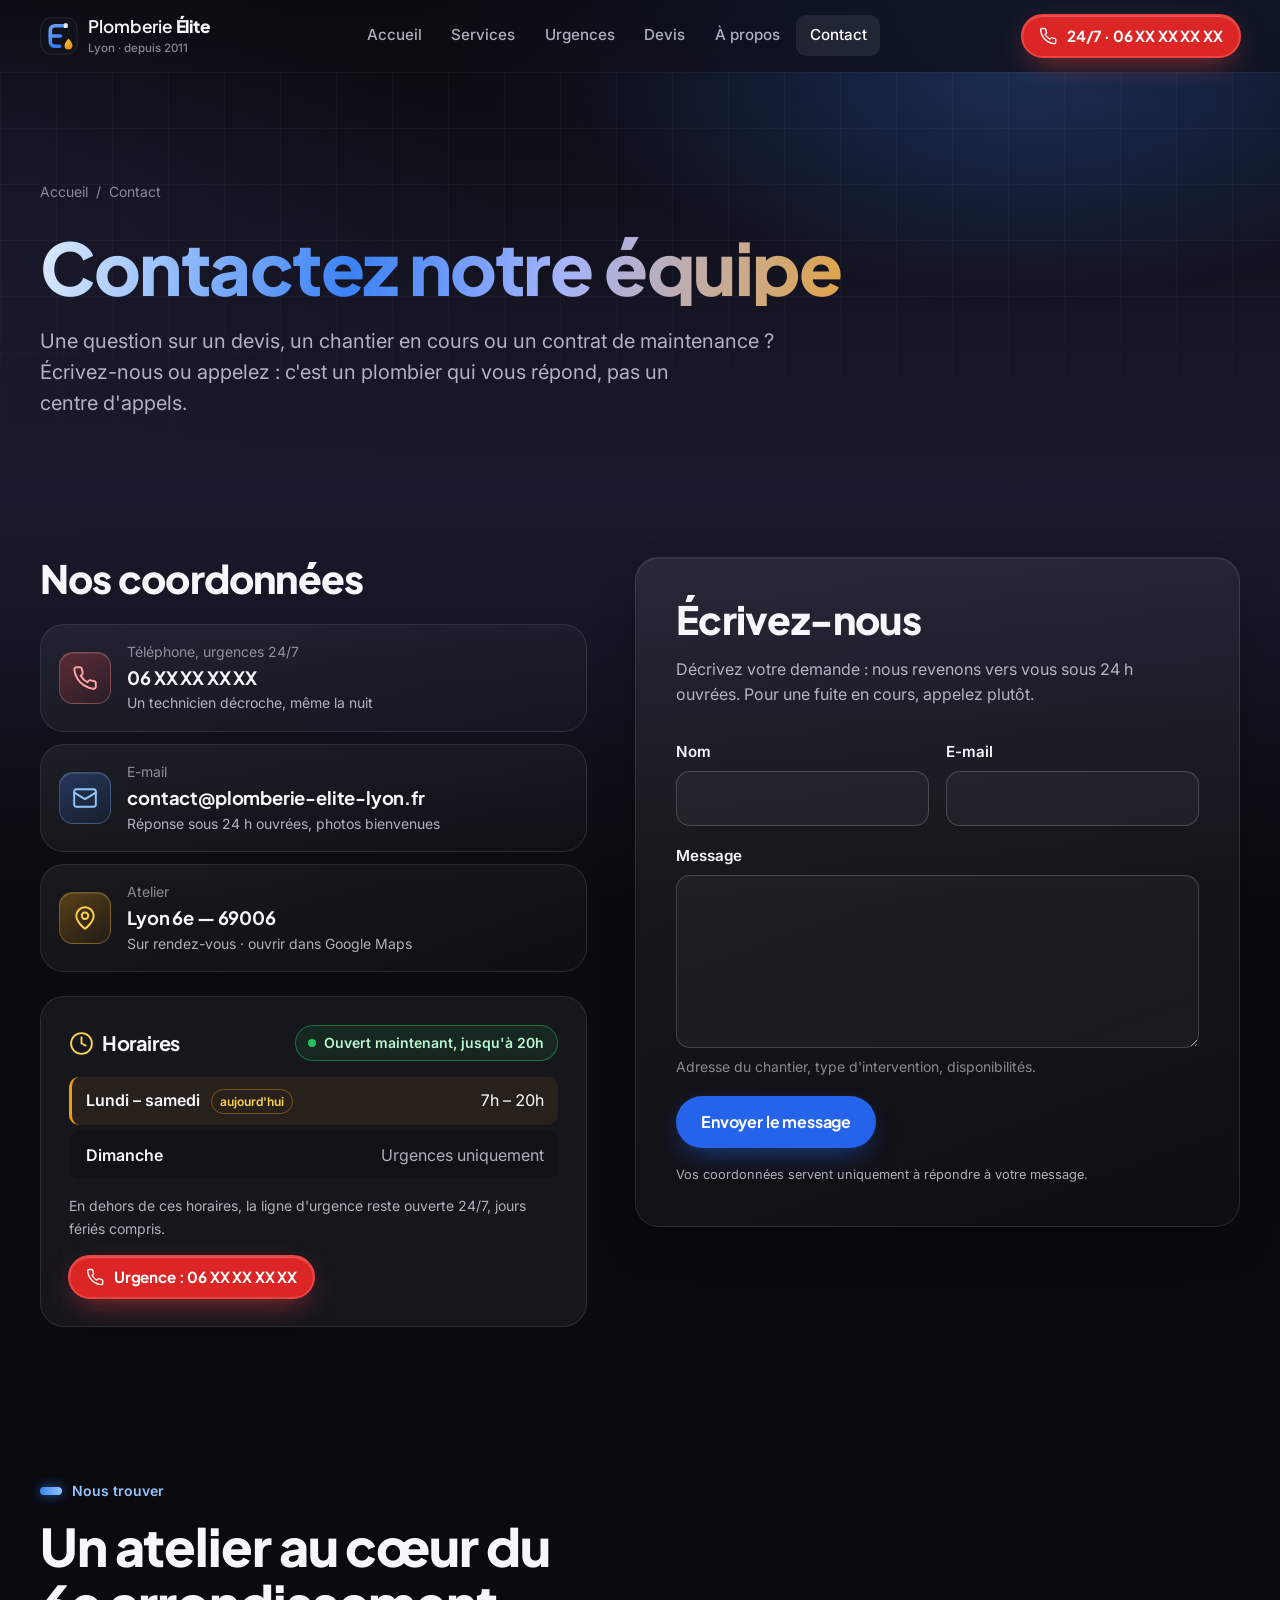
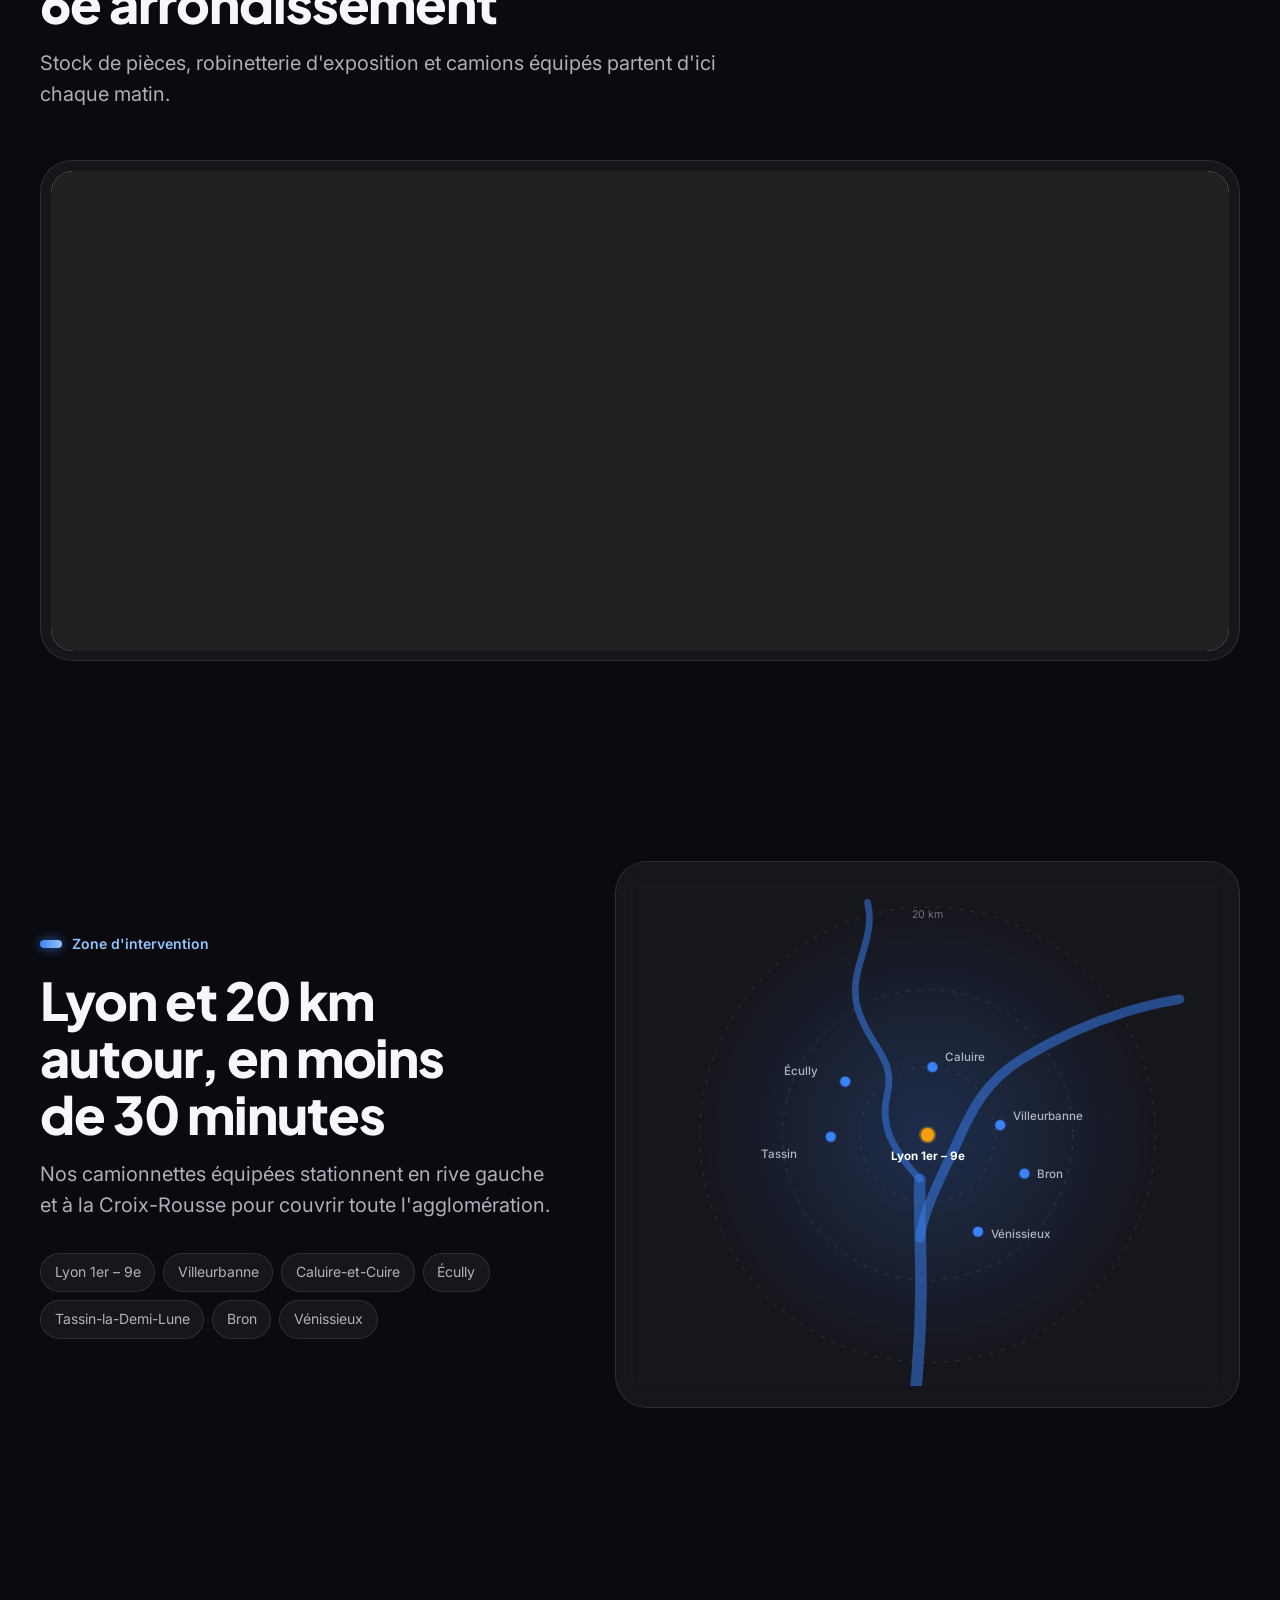
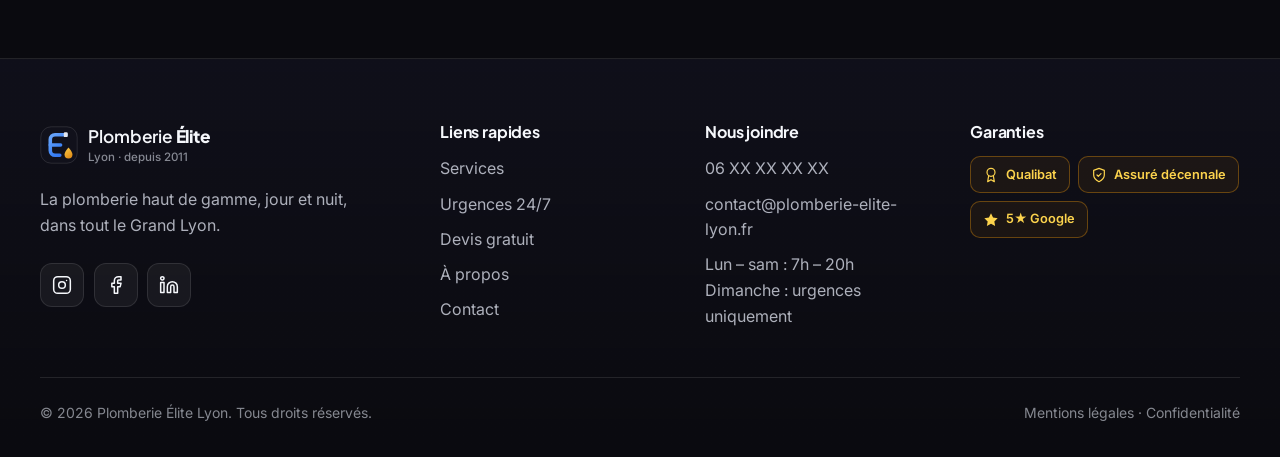
<file: contact.html>
<!doctype html>
<html lang="fr" class="no-js">
<head>
  <meta charset="utf-8">
  <meta name="viewport" content="width=device-width, initial-scale=1">
  <title>Contact — Plomberie Élite Lyon, plombier à Lyon 6e</title>
  <meta name="description" content="Contactez Plomberie Élite Lyon : téléphone 24/7, e-mail, formulaire. Atelier à Lyon 6e, ouvert du lundi au samedi de 7h à 20h, urgences joignables jour et nuit.">
  <link rel="canonical" href="https://www.plomberie-elite-lyon.fr/contact.html">
  <meta name="theme-color" content="#0A0A0F">
  <meta property="og:type" content="website">
  <meta property="og:locale" content="fr_FR">
  <meta property="og:title" content="Contact — Plomberie Élite Lyon">
  <meta property="og:description" content="Téléphone 24/7, e-mail et formulaire. Lun – sam 7h – 20h, urgences 24/7.">
  <meta property="og:url" content="https://www.plomberie-elite-lyon.fr/contact.html">
  <link rel="icon" href="assets/favicon.svg" type="image/svg+xml">
  <link rel="preconnect" href="https://fonts.googleapis.com">
  <link rel="preconnect" href="https://fonts.gstatic.com" crossorigin>
  <link href="https://fonts.googleapis.com/css2?family=Inter:wght@400;500;600;700&family=Plus+Jakarta+Sans:wght@600;700;800&display=swap" rel="stylesheet">
  <link rel="stylesheet" href="styles.css">
  <script type="application/ld+json">
  {
    "@context": "https://schema.org",
    "@type": "Plumber",
    "@id": "https://www.plomberie-elite-lyon.fr/#business",
    "name": "Plomberie Élite Lyon",
    "url": "https://www.plomberie-elite-lyon.fr/",
    "logo": "https://www.plomberie-elite-lyon.fr/assets/logo.svg",
    "telephone": "+33600000000",
    "email": "contact@plomberie-elite-lyon.fr",
    "priceRange": "€€€",
    "address": { "@type": "PostalAddress", "addressLocality": "Lyon", "postalCode": "69006", "addressRegion": "Auvergne-Rhône-Alpes", "addressCountry": "FR" },
    "geo": { "@type": "GeoCoordinates", "latitude": 45.7700, "longitude": 4.8520 },
    "areaServed": ["Lyon", "Villeurbanne", "Caluire-et-Cuire", "Écully", "Tassin-la-Demi-Lune", "Bron", "Vénissieux"],
    "openingHoursSpecification": [
      { "@type": "OpeningHoursSpecification", "dayOfWeek": ["Monday","Tuesday","Wednesday","Thursday","Friday","Saturday"], "opens": "07:00", "closes": "20:00" }
    ],
    "hasOfferCatalog": {
      "@type": "OfferCatalog", "name": "Prestations de plomberie",
      "itemListElement": [
        { "@type": "Offer", "itemOffered": { "@type": "Service", "name": "Dépannage plomberie urgence 24/7" } },
        { "@type": "Offer", "itemOffered": { "@type": "Service", "name": "Installation salle de bain et spa haut de gamme" } },
        { "@type": "Offer", "itemOffered": { "@type": "Service", "name": "Recherche de fuite par thermographie infrarouge" } }
      ]
    }
  }
  </script>
  <script type="application/ld+json">
  {
    "@context": "https://schema.org",
    "@type": "ContactPage",
    "@id": "https://www.plomberie-elite-lyon.fr/contact.html#webpage",
    "url": "https://www.plomberie-elite-lyon.fr/contact.html",
    "name": "Contactez Plomberie Élite Lyon",
    "inLanguage": "fr-FR",
    "about": { "@id": "https://www.plomberie-elite-lyon.fr/#business" },
    "mainEntity": { "@id": "https://www.plomberie-elite-lyon.fr/#business" },
    "breadcrumb": {
      "@type": "BreadcrumbList",
      "itemListElement": [
        { "@type": "ListItem", "position": 1, "name": "Accueil", "item": "https://www.plomberie-elite-lyon.fr/" },
        { "@type": "ListItem", "position": 2, "name": "Contact", "item": "https://www.plomberie-elite-lyon.fr/contact.html" }
      ]
    }
  }
  </script>
</head>
<body class="has-callbar">
  <a class="skip-link" href="#main">Aller au contenu</a>

  <!-- ===== HEADER (identique sur toutes les pages ; seul aria-current change) ===== -->
  <header class="site-header" data-header>
    <div class="container nav">
      <a class="brand" href="index.html" aria-label="Plomberie Élite Lyon, accueil">
        <img src="assets/logo.svg" alt="" width="38" height="38">
        <span>Plomberie <strong>Élite</strong><small>Lyon · depuis 2011</small></span>
      </a>
      <nav class="nav-links" id="nav-menu" aria-label="Navigation principale">
        <a href="index.html">Accueil</a>
        <a href="services.html">Services</a>
        <a href="urgence.html">Urgences</a>
        <a href="devis.html">Devis</a>
        <a href="about.html">À propos</a>
        <a href="contact.html" aria-current="page">Contact</a>
      </nav>
      <a class="btn btn-urgent btn-sm nav-call" href="tel:+33600000000">
        <svg class="i" aria-hidden="true"><use href="#i-phone"/></svg>
        <span>24/7<span class="nav-call__num"> · 06 XX XX XX XX</span></span>
      </a>
      <button class="nav-toggle" type="button" aria-expanded="false" aria-controls="nav-menu" aria-label="Ouvrir le menu">
        <svg class="i i-menu" aria-hidden="true"><use href="#i-menu"/></svg>
        <svg class="i i-close" aria-hidden="true"><use href="#i-close"/></svg>
      </button>
    </div>
  </header>

  <main id="main">
    <!-- ===== PAGE HERO ===== -->
    <section class="page-hero" aria-labelledby="ct-title">
      <div class="container">
        <nav class="breadcrumb" aria-label="Fil d'Ariane">
          <a href="index.html">Accueil</a><span aria-hidden="true">/</span><span aria-current="page">Contact</span>
        </nav>
        <h1 id="ct-title" class="text-gradient">Contactez notre équipe</h1>
        <p class="lead">Une question sur un devis, un chantier en cours ou un contrat de maintenance&nbsp;? Écrivez-nous ou appelez&nbsp;: c'est un plombier qui vous répond, pas un centre d'appels.</p>
      </div>
    </section>

    <!-- ===== COORDONNÉES + HORAIRES + FORMULAIRE ===== -->
    <section class="section section--tight" aria-labelledby="ct-coords-title">
      <div class="container ct-layout">
        <div class="ct-side">
          <h2 id="ct-coords-title" class="ct-h2">Nos coordonnées</h2>
          <address class="ct-coords">
            <ul role="list">
              <li>
                <a class="ct-coord ct-coord--phone" href="tel:+33600000000">
                  <span class="icon-badge icon-badge--red"><svg class="i" aria-hidden="true"><use href="#i-phone"/></svg></span>
                  <span>
                    <span class="ct-coord__label">Téléphone, urgences 24/7</span>
                    <strong>06 XX XX XX XX</strong>
                    <span class="ct-coord__hint">Un technicien décroche, même la nuit</span>
                  </span>
                </a>
              </li>
              <li>
                <a class="ct-coord ct-coord--mail" href="mailto:contact@plomberie-elite-lyon.fr">
                  <span class="icon-badge"><svg class="i" aria-hidden="true"><use href="#i-mail"/></svg></span>
                  <span>
                    <span class="ct-coord__label">E-mail</span>
                    <strong>contact@plomberie-elite-lyon.fr</strong>
                    <span class="ct-coord__hint">Réponse sous 24 h ouvrées, photos bienvenues</span>
                  </span>
                </a>
              </li>
              <li>
                <!-- TODO client : renseigner l'adresse exacte de l'atelier (numéro et rue), puis mettre à jour le lien Google Maps et l'iframe ci-dessous -->
                <a class="ct-coord ct-coord--pin" href="https://www.google.com/maps/search/?api=1&amp;query=Lyon%206e" target="_blank" rel="noopener">
                  <span class="icon-badge icon-badge--gold"><svg class="i" aria-hidden="true"><use href="#i-pin"/></svg></span>
                  <span>
                    <span class="ct-coord__label">Atelier</span>
                    <strong>Lyon 6e — 69006</strong>
                    <span class="ct-coord__hint">Sur rendez-vous · ouvrir dans Google Maps<span class="visually-hidden"> (nouvel onglet)</span></span>
                  </span>
                </a>
              </li>
            </ul>
          </address>

          <!-- Horaires : statut calculé en JS selon l'heure de Paris -->
          <div class="glass ct-hours" data-ct-hours>
            <div class="ct-hours__head">
              <h3><svg class="i" aria-hidden="true"><use href="#i-clock"/></svg>Horaires</h3>
              <p class="ct-status" data-ct-status>
                <span class="ct-status__dot" aria-hidden="true"></span>
                <span class="ct-status__label">Lun – sam : 7h – 20h</span>
              </p>
            </div>
            <dl class="ct-hours__list">
              <div data-day="Mon Tue Wed Thu Fri Sat">
                <dt>Lundi – samedi <span class="ct-today">aujourd'hui</span></dt>
                <dd>7h – 20h</dd>
              </div>
              <div data-day="Sun">
                <dt>Dimanche <span class="ct-today">aujourd'hui</span></dt>
                <dd>Urgences uniquement</dd>
              </div>
            </dl>
            <p class="ct-hours__note">En dehors de ces horaires, la ligne d'urgence reste ouverte 24/7, jours fériés compris.</p>
            <a class="btn btn-urgent btn-sm" href="tel:+33600000000"><svg class="i" aria-hidden="true"><use href="#i-phone"/></svg>Urgence : 06 XX XX XX XX</a>
          </div>
        </div>

        <!-- Formulaire de contact -->
        <div class="card ct-form-card">
          <h2 class="ct-h2" id="ct-form-title">Écrivez-nous</h2>
          <p class="muted mt-1">Décrivez votre demande&nbsp;: nous revenons vers vous sous 24 h ouvrées. Pour une fuite en cours, appelez plutôt.</p>
          <form class="form mt-2" name="contact" method="POST" data-netlify="true" netlify-honeypot="bot-field" data-form aria-labelledby="ct-form-title"
                data-success="Message envoyé. Nous vous répondons sous 24 h ouvrées (lun – sam, 7h – 20h).">
            <input type="hidden" name="form-name" value="contact">
            <p class="hp"><label>Ne pas remplir <input name="bot-field" tabindex="-1" autocomplete="off"></label></p>
            <div class="form-row form-row--2">
              <div class="field">
                <label for="ct-name">Nom</label>
                <input id="ct-name" name="nom" type="text" autocomplete="name" required>
                <p class="error" aria-live="polite"></p>
              </div>
              <div class="field">
                <label for="ct-email">E-mail</label>
                <input id="ct-email" name="email" type="email" autocomplete="email" inputmode="email" required>
                <p class="error" aria-live="polite"></p>
              </div>
            </div>
            <div class="field">
              <label for="ct-msg">Message</label>
              <textarea id="ct-msg" name="message" rows="6" required minlength="10" aria-describedby="ct-msg-hint"></textarea>
              <p class="hint" id="ct-msg-hint">Adresse du chantier, type d'intervention, disponibilités.</p>
              <p class="error" aria-live="polite"></p>
            </div>
            <button class="btn btn-blue btn-submit" type="submit">
              <span class="btn-submit__label">Envoyer le message</span>
              <span class="btn-submit__spinner" aria-hidden="true"></span>
              <span class="btn-submit__done"><svg class="i" aria-hidden="true"><use href="#i-check"/></svg>Message envoyé</span>
            </button>
            <div class="form-status" role="status" tabindex="-1" hidden></div>
            <p class="form-legal">Vos coordonnées servent uniquement à répondre à votre message.</p>
          </form>
        </div>
      </div>
    </section>

    <!-- ===== CARTE GOOGLE MAPS ===== -->
    <section class="section section--tight" aria-labelledby="ct-map-title">
      <div class="container">
        <div class="section-head reveal">
          <p class="kicker">Nous trouver</p>
          <h2 id="ct-map-title">Un atelier au cœur du 6e arrondissement</h2>
          <p class="lead">Stock de pièces, robinetterie d'exposition et camions équipés partent d'ici chaque matin.</p>
        </div>
        <div class="glass ct-map reveal" style="--d:.08s">
          <!-- TODO client : remplacer « Lyon 6e » par l'adresse exacte dans l'URL de l'iframe -->
          <iframe src="https://www.google.com/maps?q=Lyon%206e&amp;output=embed" loading="lazy" referrerpolicy="no-referrer-when-downgrade"
                  title="Carte Google Maps : atelier Plomberie Élite, Lyon 6e (69006)" allowfullscreen></iframe>
        </div>
      </div>
    </section>

    <!-- ===== ZONE D'INTERVENTION (bloc identique à l'accueil) ===== -->
    <section class="section" id="zone" aria-labelledby="zone-title">
        <div class="container zone" data-zone>
          <div class="reveal">
            <p class="kicker">Zone d'intervention</p>
            <h2 id="zone-title">Lyon et 20 km autour, en moins de 30 minutes</h2>
            <p class="lead mt-1">Nos camionnettes équipées stationnent en rive gauche et à la Croix-Rousse pour couvrir toute l'agglomération.</p>
            <ul class="chips mt-2" role="list">
              <li data-city="lyon" tabindex="0">Lyon 1er – 9e</li>
              <li data-city="villeurbanne" tabindex="0">Villeurbanne</li>
              <li data-city="caluire" tabindex="0">Caluire-et-Cuire</li>
              <li data-city="ecully" tabindex="0">Écully</li>
              <li data-city="tassin" tabindex="0">Tassin-la-Demi-Lune</li>
              <li data-city="bron" tabindex="0">Bron</li>
              <li data-city="venissieux" tabindex="0">Vénissieux</li>
            </ul>
          </div>
          <div class="map-card glass reveal" style="--d:.1s">
            <!-- CARTE ZONE (réutilisée telle quelle sur contact.html) -->
            <svg class="map-svg" viewBox="0 0 600 520" role="img" aria-labelledby="map-title">
              <title id="map-title">Carte stylisée de Lyon et de ses communes voisines desservies dans un rayon de 20 km</title>
              <defs>
                <radialGradient id="map-glow" cx=".5" cy=".5" r=".5"><stop offset="0" stop-color="#3B82F6" stop-opacity=".22"/><stop offset="1" stop-color="#3B82F6" stop-opacity="0"/></radialGradient>
              </defs>
              <circle cx="300" cy="260" r="235" fill="url(#map-glow)"/>
              <circle class="ring" cx="300" cy="260" r="235"/>
              <circle class="ring" cx="300" cy="260" r="150"/>
              <circle class="ring" cx="300" cy="260" r="70"/>
              <text x="300" y="36" text-anchor="middle" fill="rgba(229,234,245,.45)" font-size="11" font-family="Inter, sans-serif">20 km</text>
              <!-- Saône (au nord-ouest) et Rhône (au nord-est), confluence au sud -->
              <path class="river" stroke-width="7" d="M238 20c10 40-22 70-10 110s40 50 30 90c-8 34 10 60 34 86"/>
              <path class="river" stroke-width="10" d="M560 120c-60 10-110 30-160 60s-60 70-80 110c-12 26-24 50-28 76"/>
              <path class="river" stroke-width="12" d="M292 306c-2 50 6 110 -4 214"/>
              <g class="city city--hq" data-city="lyon" style="--d:0s"><circle class="halo" cx="300" cy="260" r="9"/><circle class="core" cx="300" cy="260" r="7"/><text x="300" y="286" text-anchor="middle">Lyon 1er – 9e</text></g>
              <g class="city" data-city="villeurbanne" style="--d:.4s"><circle class="halo" cx="375" cy="250" r="6"/><circle class="core" cx="375" cy="250" r="5"/><text x="388" y="245">Villeurbanne</text></g>
              <g class="city" data-city="caluire" style="--d:.8s"><circle class="halo" cx="305" cy="190" r="6"/><circle class="core" cx="305" cy="190" r="5"/><text x="318" y="184">Caluire</text></g>
              <g class="city" data-city="ecully" style="--d:1.2s"><circle class="halo" cx="215" cy="205" r="6"/><circle class="core" cx="215" cy="205" r="5"/><text x="152" y="198">Écully</text></g>
              <g class="city" data-city="tassin" style="--d:1.6s"><circle class="halo" cx="200" cy="262" r="6"/><circle class="core" cx="200" cy="262" r="5"/><text x="128" y="284">Tassin</text></g>
              <g class="city" data-city="bron" style="--d:2s"><circle class="halo" cx="400" cy="300" r="6"/><circle class="core" cx="400" cy="300" r="5"/><text x="413" y="305">Bron</text></g>
              <g class="city" data-city="venissieux" style="--d:2.4s"><circle class="halo" cx="352" cy="360" r="6"/><circle class="core" cx="352" cy="360" r="5"/><text x="365" y="366">Vénissieux</text></g>
            </svg>
          </div>
        </div>
    </section>
  </main>

  <!-- ===== FOOTER (identique sur toutes les pages) ===== -->
  <footer class="site-footer">
    <div class="container">
      <div class="footer-grid">
        <div class="footer-brand">
          <a class="brand" href="index.html"><img src="assets/logo.svg" alt="" width="38" height="38"><span>Plomberie <strong>Élite</strong><small>Lyon · depuis 2011</small></span></a>
          <p>La plomberie haut de gamme, jour et nuit, dans tout le Grand Lyon.</p>
          <div class="socials">
            <a href="#" aria-label="Instagram"><svg class="i" aria-hidden="true"><use href="#i-instagram"/></svg></a>
            <a href="#" aria-label="Facebook"><svg class="i" aria-hidden="true"><use href="#i-facebook"/></svg></a>
            <a href="#" aria-label="LinkedIn"><svg class="i" aria-hidden="true"><use href="#i-linkedin"/></svg></a>
          </div>
        </div>
        <nav aria-labelledby="f-links">
          <h2 id="f-links">Liens rapides</h2>
          <ul class="footer-links" role="list">
            <li><a href="services.html">Services</a></li>
            <li><a href="urgence.html">Urgences 24/7</a></li>
            <li><a href="devis.html">Devis gratuit</a></li>
            <li><a href="about.html">À propos</a></li>
            <li><a href="contact.html">Contact</a></li>
          </ul>
        </nav>
        <div>
          <h2>Nous joindre</h2>
          <ul class="footer-links" role="list">
            <li><a href="tel:+33600000000">06 XX XX XX XX</a></li>
            <li><a href="mailto:contact@plomberie-elite-lyon.fr">contact@plomberie-elite-lyon.fr</a></li>
            <li class="muted">Lun – sam : 7h – 20h<br>Dimanche : urgences uniquement</li>
          </ul>
        </div>
        <div>
          <h2>Garanties</h2>
          <div class="cert-badges">
            <span class="cert-badge"><svg class="i" aria-hidden="true"><use href="#i-award"/></svg>Qualibat</span>
            <span class="cert-badge"><svg class="i" aria-hidden="true"><use href="#i-shield"/></svg>Assuré décennale</span>
            <span class="cert-badge"><svg class="i i--fill" aria-hidden="true"><use href="#i-star"/></svg>5★ Google</span>
          </div>
        </div>
      </div>
      <div class="footer-bottom">
        <p>© <span data-year>2026</span> Plomberie Élite Lyon. Tous droits réservés.</p>
        <p><a href="#">Mentions légales</a> · <a href="#">Confidentialité</a></p>
      </div>
    </div>
  </footer>

  <!-- Barre d'appel fixe (mobile) -->
  <div class="callbar">
    <a class="btn btn-urgent" href="tel:+33600000000"><svg class="i" aria-hidden="true"><use href="#i-phone"/></svg>Urgence</a>
    <a class="btn btn-gold" href="devis.html">Devis</a>
  </div>

  <script src="script.js" defer></script>
</body>
</html>
</file>
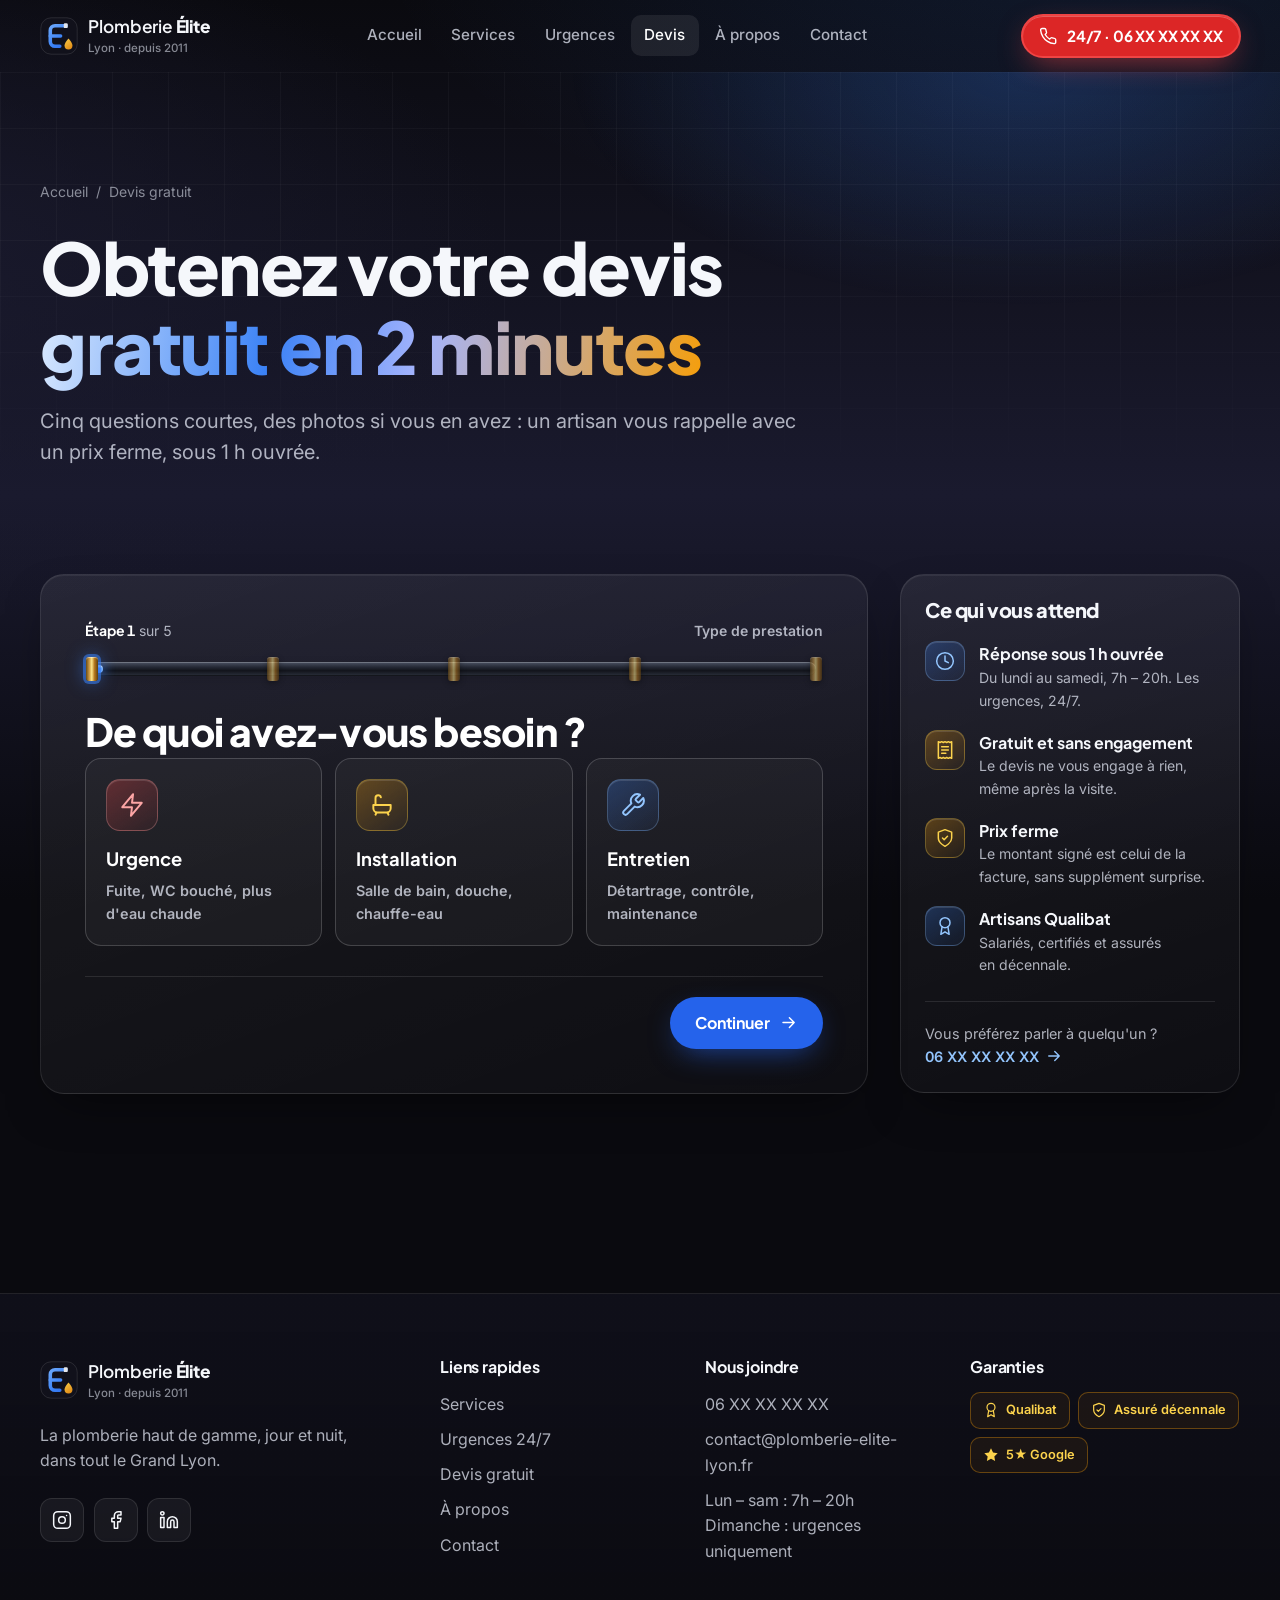
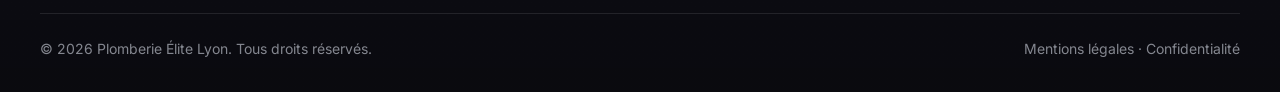
<file: devis.html>
<!doctype html>
<html lang="fr" class="no-js">
<head>
  <meta charset="utf-8">
  <meta name="viewport" content="width=device-width, initial-scale=1">
  <title>Devis plombier gratuit à Lyon en 2 min — Plomberie Élite Lyon</title>
  <meta name="description" content="Devis plomberie gratuit et sans engagement à Lyon : décrivez votre besoin en 5 questions, ajoutez des photos, un artisan Qualibat vous rappelle sous 1 h ouvrée avec un prix ferme.">
  <link rel="canonical" href="https://www.plomberie-elite-lyon.fr/devis.html">
  <meta name="theme-color" content="#0A0A0F">
  <meta property="og:type" content="website">
  <meta property="og:locale" content="fr_FR">
  <meta property="og:title" content="Devis plombier gratuit à Lyon — Plomberie Élite Lyon">
  <meta property="og:description" content="5 questions, des photos si vous en avez : rappel sous 1 h ouvrée avec un prix ferme.">
  <meta property="og:url" content="https://www.plomberie-elite-lyon.fr/devis.html">
  <link rel="icon" href="assets/favicon.svg" type="image/svg+xml">
  <link rel="preconnect" href="https://fonts.googleapis.com">
  <link rel="preconnect" href="https://fonts.gstatic.com" crossorigin>
  <link href="https://fonts.googleapis.com/css2?family=Inter:wght@400;500;600;700&family=Plus+Jakarta+Sans:wght@600;700;800&display=swap" rel="stylesheet">
  <link rel="stylesheet" href="styles.css">
  <script type="application/ld+json">
  {
    "@context": "https://schema.org",
    "@graph": [
      {
        "@type": "WebPage",
        "@id": "https://www.plomberie-elite-lyon.fr/devis.html#webpage",
        "url": "https://www.plomberie-elite-lyon.fr/devis.html",
        "name": "Devis plombier gratuit à Lyon en 2 minutes",
        "description": "Formulaire de demande de devis plomberie gratuit et sans engagement : urgence, installation ou entretien, dans le Grand Lyon.",
        "inLanguage": "fr-FR",
        "isPartOf": { "@type": "WebSite", "name": "Plomberie Élite Lyon", "url": "https://www.plomberie-elite-lyon.fr/" },
        "about": { "@id": "https://www.plomberie-elite-lyon.fr/#business" },
        "breadcrumb": { "@id": "https://www.plomberie-elite-lyon.fr/devis.html#breadcrumb" }
      },
      {
        "@type": "BreadcrumbList",
        "@id": "https://www.plomberie-elite-lyon.fr/devis.html#breadcrumb",
        "itemListElement": [
          { "@type": "ListItem", "position": 1, "name": "Accueil", "item": "https://www.plomberie-elite-lyon.fr/" },
          { "@type": "ListItem", "position": 2, "name": "Devis gratuit", "item": "https://www.plomberie-elite-lyon.fr/devis.html" }
        ]
      }
    ]
  }
  </script>
</head>
<body class="has-callbar">
  <a class="skip-link" href="#main">Aller au contenu</a>

  <!-- ===== HEADER (identique sur toutes les pages ; seul aria-current change) ===== -->
  <header class="site-header" data-header>
    <div class="container nav">
      <a class="brand" href="index.html" aria-label="Plomberie Élite Lyon, accueil">
        <img src="assets/logo.svg" alt="" width="38" height="38">
        <span>Plomberie <strong>Élite</strong><small>Lyon · depuis 2011</small></span>
      </a>
      <nav class="nav-links" id="nav-menu" aria-label="Navigation principale">
        <a href="index.html">Accueil</a>
        <a href="services.html">Services</a>
        <a href="urgence.html">Urgences</a>
        <a href="devis.html" aria-current="page">Devis</a>
        <a href="about.html">À propos</a>
        <a href="contact.html">Contact</a>
      </nav>
      <a class="btn btn-urgent btn-sm nav-call" href="tel:+33600000000">
        <svg class="i" aria-hidden="true"><use href="#i-phone"/></svg>
        <span>24/7<span class="nav-call__num"> · 06 XX XX XX XX</span></span>
      </a>
      <button class="nav-toggle" type="button" aria-expanded="false" aria-controls="nav-menu" aria-label="Ouvrir le menu">
        <svg class="i i-menu" aria-hidden="true"><use href="#i-menu"/></svg>
        <svg class="i i-close" aria-hidden="true"><use href="#i-close"/></svg>
      </button>
    </div>
  </header>

  <main id="main">
    <!-- ===== EN-TÊTE DE PAGE ===== -->
    <section class="page-hero dv-hero" aria-labelledby="dv-title">
      <div class="container">
        <nav class="breadcrumb" aria-label="Fil d'Ariane">
          <a href="index.html">Accueil</a>
          <span aria-hidden="true">/</span>
          <span aria-current="page">Devis gratuit</span>
        </nav>
        <h1 id="dv-title">Obtenez votre devis <span class="text-gradient">gratuit en 2 minutes</span></h1>
        <p class="lead">Cinq questions courtes, des photos si vous en avez : un artisan vous rappelle avec un prix ferme, sous 1 h ouvrée.</p>
      </div>
    </section>

    <!-- ===== FORMULAIRE MULTI-ÉTAPES ===== -->
    <section class="section section--tight dv-section" aria-label="Formulaire de demande de devis">
      <div class="container dv-layout">
        <div class="card dv-card" data-dv>

          <!-- Progression : un tuyau qui se remplit d'eau (affiché par JS) -->
          <div class="dv-progress" data-dv-progress hidden>
            <div class="dv-progress__meta">
              <p class="dv-progress__label"><strong>Étape <span data-dv-step-num>1</span></strong> sur 5</p>
              <p class="dv-progress__name" data-dv-step-name>Type de prestation</p>
            </div>
            <div class="dv-pipe" role="progressbar" aria-label="Progression de votre demande" aria-valuemin="1" aria-valuemax="5" aria-valuenow="1" aria-valuetext="Étape 1 sur 5 : type de prestation" style="--p:0">
              <div class="dv-pipe__track">
                <span class="dv-pipe__tube"><span class="dv-pipe__water"></span></span>
                <span class="dv-pipe__joint is-on" style="--at:0"></span>
                <span class="dv-pipe__joint" style="--at:.25"></span>
                <span class="dv-pipe__joint" style="--at:.5"></span>
                <span class="dv-pipe__joint" style="--at:.75"></span>
                <span class="dv-pipe__joint" style="--at:1"></span>
              </div>
            </div>
          </div>
          <p class="visually-hidden" aria-live="polite" data-dv-announce></p>

          <!-- Encart urgence (affiché si « urgence » est choisi) -->
          <div class="dv-urgent" data-dv-urgent hidden>
            <span class="icon-badge icon-badge--red"><svg class="i" aria-hidden="true"><use href="#i-phone"/></svg></span>
            <div>
              <p class="dv-urgent__title">Fuite active ou dégât des eaux ?</p>
              <p>Coupez l'arrivée d'eau et appelez-nous : un plombier part dans les 30 min, 24/7.</p>
            </div>
            <a class="btn btn-urgent dv-urgent__btn" href="tel:+33600000000"><svg class="i" aria-hidden="true"><use href="#i-phone"/></svg>06 XX XX XX XX</a>
          </div>

          <form class="form dv-form" name="devis" method="POST" enctype="multipart/form-data" data-netlify="true" netlify-honeypot="bot-field" data-form data-multistep
                data-success="Demande envoyée. Un conseiller vous rappelle sous 1 h ouvrée (lun – sam, 7h – 20h).">
            <input type="hidden" name="form-name" value="devis">
            <p class="hp"><label>Ne pas remplir <input name="bot-field" tabindex="-1" autocomplete="off"></label></p>

            <!-- Étape 1 : type de prestation -->
            <fieldset class="dv-step" data-dv-step data-dv-name="Type de prestation">
              <legend class="dv-step__legend" tabindex="-1">
                <span class="dv-step__num">Étape 1 sur 5</span>
                <span class="dv-step__title">De quoi avez-vous besoin ?</span>
              </legend>
              <div class="field">
                <div class="dv-tiles dv-tiles--3">
                  <label class="dv-tile dv-tile--red">
                    <input class="dv-tile__input" type="radio" name="prestation" value="Urgence" required data-msg-required="Choisissez le type de prestation.">
                    <span class="dv-tile__body">
                      <span class="icon-badge icon-badge--red"><svg class="i" aria-hidden="true"><use href="#i-bolt"/></svg></span>
                      <span class="dv-tile__title">Urgence</span>
                      <span class="dv-tile__desc">Fuite, WC bouché, plus d'eau chaude</span>
                    </span>
                  </label>
                  <label class="dv-tile dv-tile--gold">
                    <input class="dv-tile__input" type="radio" name="prestation" value="Installation" required data-msg-required="Choisissez le type de prestation.">
                    <span class="dv-tile__body">
                      <span class="icon-badge icon-badge--gold"><svg class="i" aria-hidden="true"><use href="#i-bath"/></svg></span>
                      <span class="dv-tile__title">Installation</span>
                      <span class="dv-tile__desc">Salle de bain, douche, chauffe-eau</span>
                    </span>
                  </label>
                  <label class="dv-tile">
                    <input class="dv-tile__input" type="radio" name="prestation" value="Entretien" required data-msg-required="Choisissez le type de prestation.">
                    <span class="dv-tile__body">
                      <span class="icon-badge"><svg class="i" aria-hidden="true"><use href="#i-wrench"/></svg></span>
                      <span class="dv-tile__title">Entretien</span>
                      <span class="dv-tile__desc">Détartrage, contrôle, maintenance</span>
                    </span>
                  </label>
                </div>
                <p class="error" aria-live="polite"></p>
              </div>
            </fieldset>

            <!-- Étape 2 : description -->
            <fieldset class="dv-step" data-dv-step data-dv-name="Description du problème">
              <legend class="dv-step__legend" tabindex="-1">
                <span class="dv-step__num">Étape 2 sur 5</span>
                <span class="dv-step__title">Décrivez le problème ou le projet</span>
              </legend>
              <div class="field">
                <label for="dv-desc">Votre description</label>
                <div class="dv-suggest" data-dv-suggest hidden>
                  <p class="dv-suggest__label" id="dv-suggest-label">Suggestions : touchez pour ajouter</p>
                  <ul class="dv-suggest__list" role="list" aria-labelledby="dv-suggest-label" data-dv-chips></ul>
                </div>
                <textarea id="dv-desc" name="description" rows="5" required minlength="20" maxlength="1500"
                          aria-describedby="dv-desc-count"
                          placeholder="Ex. fuite goutte à goutte sous l'évier de la cuisine depuis ce matin, le meuble est mouillé."></textarea>
                <p class="hint dv-count" id="dv-desc-count" data-dv-count>20 caractères minimum</p>
                <p class="error" aria-live="polite"></p>
              </div>
            </fieldset>

            <!-- Étape 3 : photos (optionnel) -->
            <fieldset class="dv-step" data-dv-step data-dv-name="Photos">
              <legend class="dv-step__legend" tabindex="-1">
                <span class="dv-step__num">Étape 3 sur 5</span>
                <span class="dv-step__title">Ajoutez des photos <span class="dv-optional">(optionnel)</span></span>
              </legend>
              <div class="field dv-drop" data-dv-drop>
                <label class="dv-drop__zone" for="dv-photos">
                  <span class="icon-badge"><svg class="i" aria-hidden="true"><use href="#i-camera"/></svg></span>
                  <span class="dv-drop__title">Glissez vos photos ici <span class="dv-drop__or">ou</span> <span class="dv-drop__pick">choisissez-les</span></span>
                  <span class="hint" id="dv-photos-hint">3 photos maximum, 8 Mo au total (JPG, PNG, HEIC…). Une vue d'ensemble et un gros plan suffisent.</span>
                </label>
                <input class="dv-drop__input" id="dv-photos" type="file" name="photos" multiple accept="image/*" aria-describedby="dv-photos-hint">
                <!-- Netlify n'accepte qu'un fichier par champ : le JS répartit les photos 2 et 3 ici avant l'envoi -->
                <input type="file" name="photo_2" accept="image/*" hidden tabindex="-1" aria-hidden="true" data-dv-extra>
                <input type="file" name="photo_3" accept="image/*" hidden tabindex="-1" aria-hidden="true" data-dv-extra>
                <ul class="dv-thumbs" role="list" data-dv-thumbs></ul>
                <p class="error" aria-live="polite" data-dv-photo-error></p>
              </div>
              <button class="btn btn-ghost btn-sm dv-skip" type="button" data-dv-skip hidden>Passer cette étape</button>
            </fieldset>

            <!-- Étape 4 : coordonnées -->
            <fieldset class="dv-step" data-dv-step data-dv-name="Vos coordonnées">
              <legend class="dv-step__legend" tabindex="-1">
                <span class="dv-step__num">Étape 4 sur 5</span>
                <span class="dv-step__title">Où vous rappeler ?</span>
              </legend>
              <div class="form-row form-row--2">
                <div class="field">
                  <label for="dv-name">Nom</label>
                  <input id="dv-name" name="nom" type="text" autocomplete="name" required>
                  <p class="error" aria-live="polite"></p>
                </div>
                <div class="field">
                  <label for="dv-tel">Téléphone</label>
                  <input id="dv-tel" name="telephone" type="tel" autocomplete="tel" inputmode="tel" required pattern="^(\+33|0)\s?[1-9](?:[\s.\-]?\d{2}){4}$" data-msg-pattern="Saisissez un numéro français, ex. 06 12 34 56 78.">
                  <p class="error" aria-live="polite"></p>
                </div>
              </div>
              <div class="form-row form-row--2">
                <div class="field">
                  <label for="dv-email">E-mail</label>
                  <input id="dv-email" name="email" type="email" autocomplete="email" required>
                  <p class="error" aria-live="polite"></p>
                </div>
                <div class="field">
                  <label for="dv-cp">Code postal du chantier</label>
                  <input id="dv-cp" name="code_postal" type="text" autocomplete="postal-code" inputmode="numeric" maxlength="5" required pattern="^\d{5}$" data-msg-pattern="Saisissez un code postal à 5 chiffres, ex. 69006." aria-describedby="dv-cp-note">
                  <p class="hint dv-zone-note" id="dv-cp-note" data-dv-zone-note>Rhône (69), Ain (01) et Nord-Isère (38).</p>
                  <p class="error" aria-live="polite"></p>
                </div>
              </div>
            </fieldset>

            <!-- Étape 5 : rapidité + récapitulatif -->
            <fieldset class="dv-step" data-dv-step data-dv-name="Récapitulatif">
              <legend class="dv-step__legend" tabindex="-1">
                <span class="dv-step__num">Étape 5 sur 5</span>
                <span class="dv-step__title">Souhaitez-vous une intervention rapide ?</span>
              </legend>
              <div class="field">
                <div class="dv-tiles dv-tiles--2">
                  <label class="dv-tile dv-tile--row">
                    <input class="dv-tile__input" type="radio" name="intervention_rapide" value="Oui" required data-msg-required="Indiquez si vous souhaitez une intervention rapide.">
                    <span class="dv-tile__body">
                      <span class="icon-badge"><svg class="i" aria-hidden="true"><use href="#i-clock"/></svg></span>
                      <span><span class="dv-tile__title">Oui, au plus vite</span><span class="dv-tile__desc">Créneau sous 24 à 48 h</span></span>
                    </span>
                  </label>
                  <label class="dv-tile dv-tile--row">
                    <input class="dv-tile__input" type="radio" name="intervention_rapide" value="Non" required data-msg-required="Indiquez si vous souhaitez une intervention rapide.">
                    <span class="dv-tile__body">
                      <span class="icon-badge"><svg class="i" aria-hidden="true"><use href="#i-calendar"/></svg></span>
                      <span><span class="dv-tile__title">Non, je planifie</span><span class="dv-tile__desc">On cale une date ensemble</span></span>
                    </span>
                  </label>
                </div>
                <p class="error" aria-live="polite"></p>
              </div>

              <div class="dv-recap" data-dv-recap hidden>
                <h2 class="dv-recap__title">Votre demande</h2>
                <dl class="dv-recap__list" data-dv-recap-list></dl>
              </div>

              <button class="btn btn-gold btn-lg btn-submit dv-submit" type="submit">
                <span class="btn-submit__label">Envoyer ma demande</span>
                <span class="btn-submit__spinner" aria-hidden="true"></span>
                <span class="btn-submit__done"><svg class="i" aria-hidden="true"><use href="#i-check"/></svg>Demande envoyée</span>
              </button>
              <div class="form-status" role="status" tabindex="-1" hidden></div>
              <p class="form-legal">Vos coordonnées et vos photos servent uniquement à établir ce devis. Aucune démarche commerciale ensuite.</p>
            </fieldset>

            <!-- Navigation entre étapes (affichée par JS) -->
            <div class="dv-nav" data-dv-nav hidden>
              <button class="btn btn-ghost dv-nav__back" type="button" data-dv-back>
                <svg class="i" aria-hidden="true"><use href="#i-arrow-left"/></svg>Retour
              </button>
              <button class="btn btn-blue dv-nav__next" type="button" data-dv-next>
                Continuer<svg class="i" aria-hidden="true"><use href="#i-arrow"/></svg>
              </button>
            </div>
          </form>

          <!-- Écran de confirmation (après envoi réussi) -->
          <div class="dv-done" data-dv-done hidden>
            <svg class="dv-done__art" viewBox="0 0 120 120" aria-hidden="true">
              <defs>
                <linearGradient id="dv-brass" x1="0" y1="0" x2="0" y2="1">
                  <stop offset="0" stop-color="#FDE68A"/><stop offset=".5" stop-color="#F59E0B"/><stop offset="1" stop-color="#92400E"/>
                </linearGradient>
                <linearGradient id="dv-water" x1="0" y1="0" x2="0" y2="1">
                  <stop offset="0" stop-color="#93C5FD"/><stop offset="1" stop-color="#2563EB"/>
                </linearGradient>
              </defs>
              <circle cx="60" cy="60" r="52" fill="rgba(59,130,246,.08)" stroke="rgba(147,197,253,.3)" stroke-width="1.5"/>
              <circle cx="60" cy="60" r="40" fill="none" stroke="url(#dv-brass)" stroke-width="6"/>
              <path class="dv-done__check" d="M42 61l12 12 25-27" fill="none" stroke="url(#dv-water)" stroke-width="8" stroke-linecap="round" stroke-linejoin="round"/>
            </svg>
            <h2 class="dv-done__title" tabindex="-1" data-dv-done-title>Demande reçue, merci</h2>
            <p class="lead dv-done__lead" data-dv-done-delay>Un conseiller vous rappelle sous 1 h ouvrée (lun – sam, 7h – 20h) avec un prix ferme.</p>
            <dl class="dv-recap__list dv-done__recap" data-dv-done-recap></dl>
            <div class="cta-row">
              <a class="btn btn-gold" href="index.html">Retour à l'accueil</a>
              <a class="btn btn-ghost" href="tel:+33600000000"><svg class="i" aria-hidden="true"><use href="#i-phone"/></svg>06 XX XX XX XX</a>
            </div>
          </div>
        </div>

        <!-- Réassurance (colonne latérale ≥ 1024px, sous le formulaire sur mobile) -->
        <aside class="dv-aside" aria-labelledby="dv-aside-title">
          <div class="card dv-aside__card">
            <h2 class="dv-aside__title" id="dv-aside-title">Ce qui vous attend</h2>
            <ul class="dv-assure" role="list">
              <li>
                <span class="icon-badge"><svg class="i" aria-hidden="true"><use href="#i-clock"/></svg></span>
                <div><strong>Réponse sous 1 h ouvrée</strong><p>Du lundi au samedi, 7h – 20h. Les urgences, 24/7.</p></div>
              </li>
              <li>
                <span class="icon-badge icon-badge--gold"><svg class="i" aria-hidden="true"><use href="#i-receipt"/></svg></span>
                <div><strong>Gratuit et sans engagement</strong><p>Le devis ne vous engage à rien, même après la visite.</p></div>
              </li>
              <li>
                <span class="icon-badge icon-badge--gold"><svg class="i" aria-hidden="true"><use href="#i-shield"/></svg></span>
                <div><strong>Prix ferme</strong><p>Le montant signé est celui de la facture, sans supplément surprise.</p></div>
              </li>
              <li>
                <span class="icon-badge"><svg class="i" aria-hidden="true"><use href="#i-award"/></svg></span>
                <div><strong>Artisans Qualibat</strong><p>Salariés, certifiés et assurés en décennale.</p></div>
              </li>
            </ul>
            <p class="dv-aside__call">Vous préférez parler à quelqu'un ?<br><a class="link-arrow" href="tel:+33600000000">06 XX XX XX XX<svg class="i" aria-hidden="true"><use href="#i-arrow"/></svg></a></p>
          </div>
        </aside>
      </div>
    </section>
  </main>

  <!-- ===== FOOTER (identique sur toutes les pages) ===== -->
  <footer class="site-footer">
    <div class="container">
      <div class="footer-grid">
        <div class="footer-brand">
          <a class="brand" href="index.html"><img src="assets/logo.svg" alt="" width="38" height="38"><span>Plomberie <strong>Élite</strong><small>Lyon · depuis 2011</small></span></a>
          <p>La plomberie haut de gamme, jour et nuit, dans tout le Grand Lyon.</p>
          <div class="socials">
            <a href="#" aria-label="Instagram"><svg class="i" aria-hidden="true"><use href="#i-instagram"/></svg></a>
            <a href="#" aria-label="Facebook"><svg class="i" aria-hidden="true"><use href="#i-facebook"/></svg></a>
            <a href="#" aria-label="LinkedIn"><svg class="i" aria-hidden="true"><use href="#i-linkedin"/></svg></a>
          </div>
        </div>
        <nav aria-labelledby="f-links">
          <h2 id="f-links">Liens rapides</h2>
          <ul class="footer-links" role="list">
            <li><a href="services.html">Services</a></li>
            <li><a href="urgence.html">Urgences 24/7</a></li>
            <li><a href="devis.html">Devis gratuit</a></li>
            <li><a href="about.html">À propos</a></li>
            <li><a href="contact.html">Contact</a></li>
          </ul>
        </nav>
        <div>
          <h2>Nous joindre</h2>
          <ul class="footer-links" role="list">
            <li><a href="tel:+33600000000">06 XX XX XX XX</a></li>
            <li><a href="mailto:contact@plomberie-elite-lyon.fr">contact@plomberie-elite-lyon.fr</a></li>
            <li class="muted">Lun – sam : 7h – 20h<br>Dimanche : urgences uniquement</li>
          </ul>
        </div>
        <div>
          <h2>Garanties</h2>
          <div class="cert-badges">
            <span class="cert-badge"><svg class="i" aria-hidden="true"><use href="#i-award"/></svg>Qualibat</span>
            <span class="cert-badge"><svg class="i" aria-hidden="true"><use href="#i-shield"/></svg>Assuré décennale</span>
            <span class="cert-badge"><svg class="i i--fill" aria-hidden="true"><use href="#i-star"/></svg>5★ Google</span>
          </div>
        </div>
      </div>
      <div class="footer-bottom">
        <p>© <span data-year>2026</span> Plomberie Élite Lyon. Tous droits réservés.</p>
        <p><a href="#">Mentions légales</a> · <a href="#">Confidentialité</a></p>
      </div>
    </div>
  </footer>

  <!-- Barre d'appel fixe (mobile) -->
  <div class="callbar">
    <a class="btn btn-urgent" href="tel:+33600000000"><svg class="i" aria-hidden="true"><use href="#i-phone"/></svg>Urgence</a>
    <a class="btn btn-gold" href="devis.html">Devis</a>
  </div>

  <script src="script.js" defer></script>
</body>
</html>
</file>
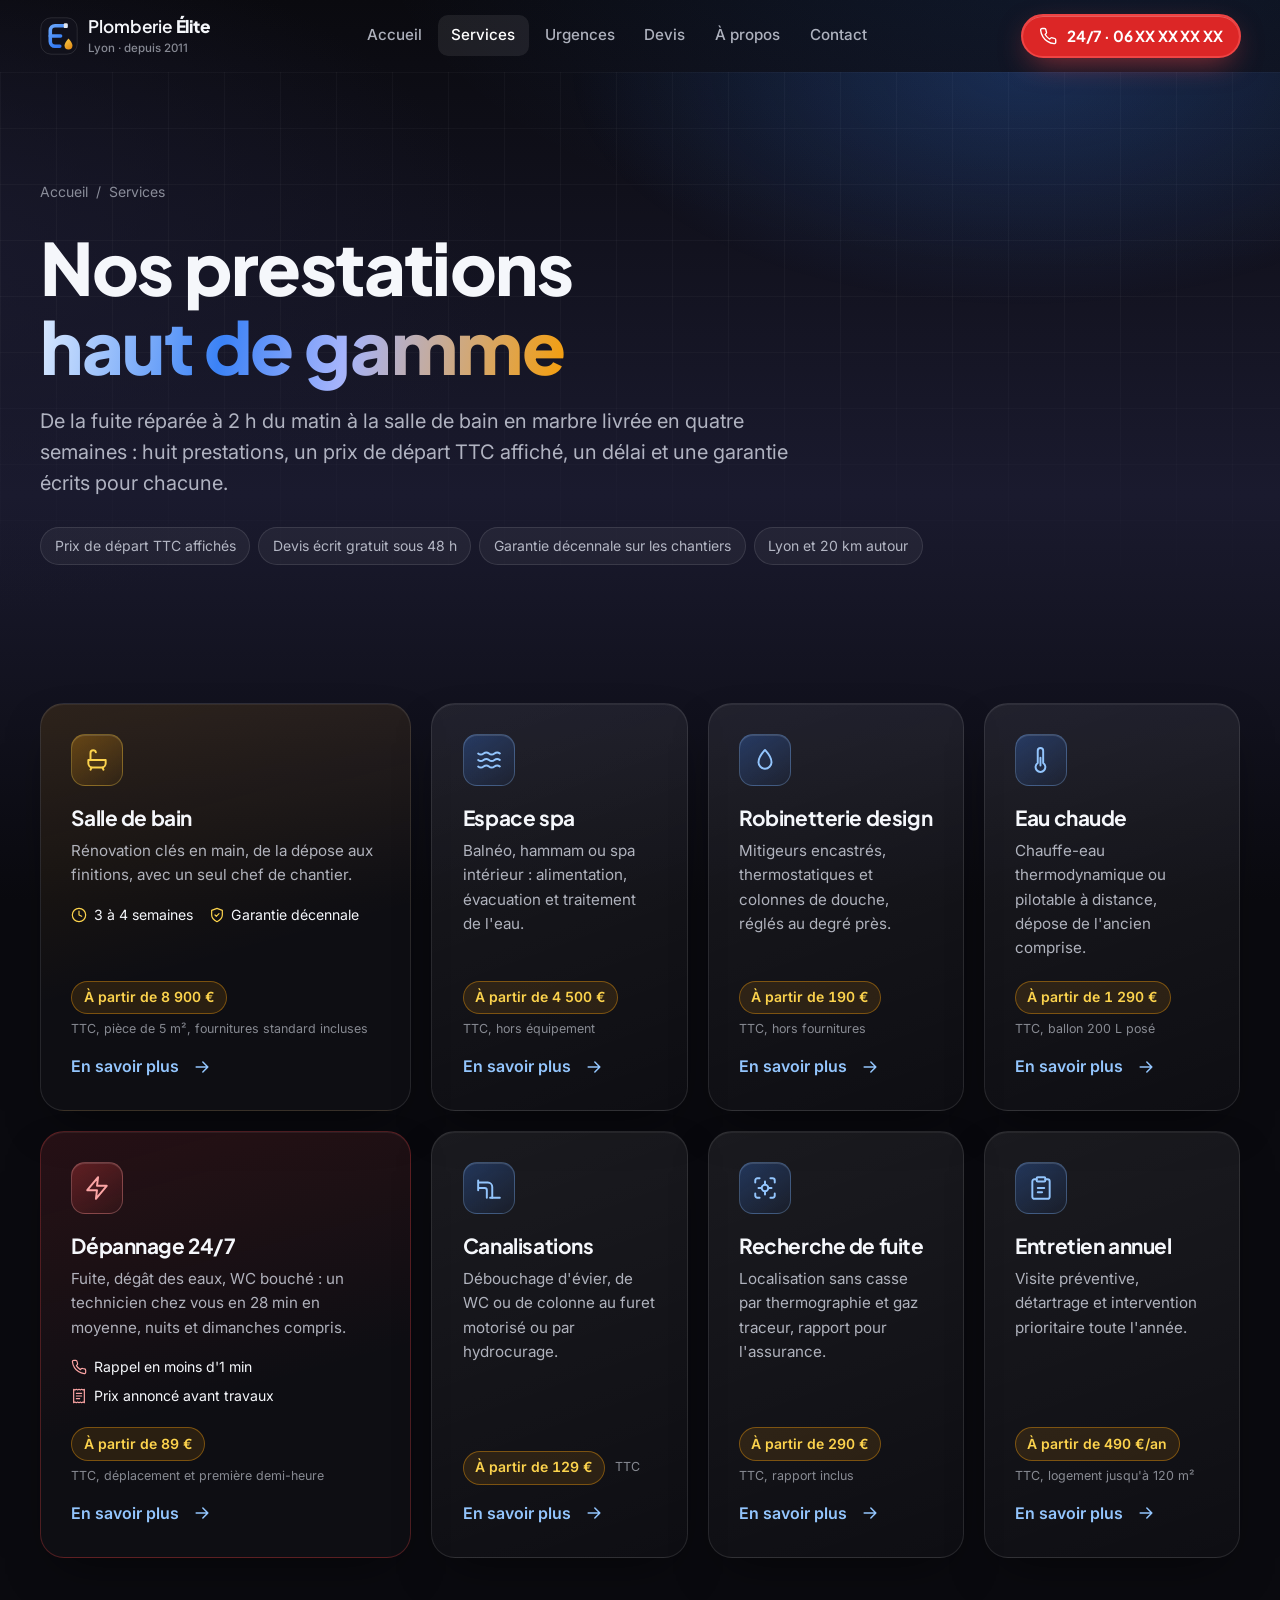
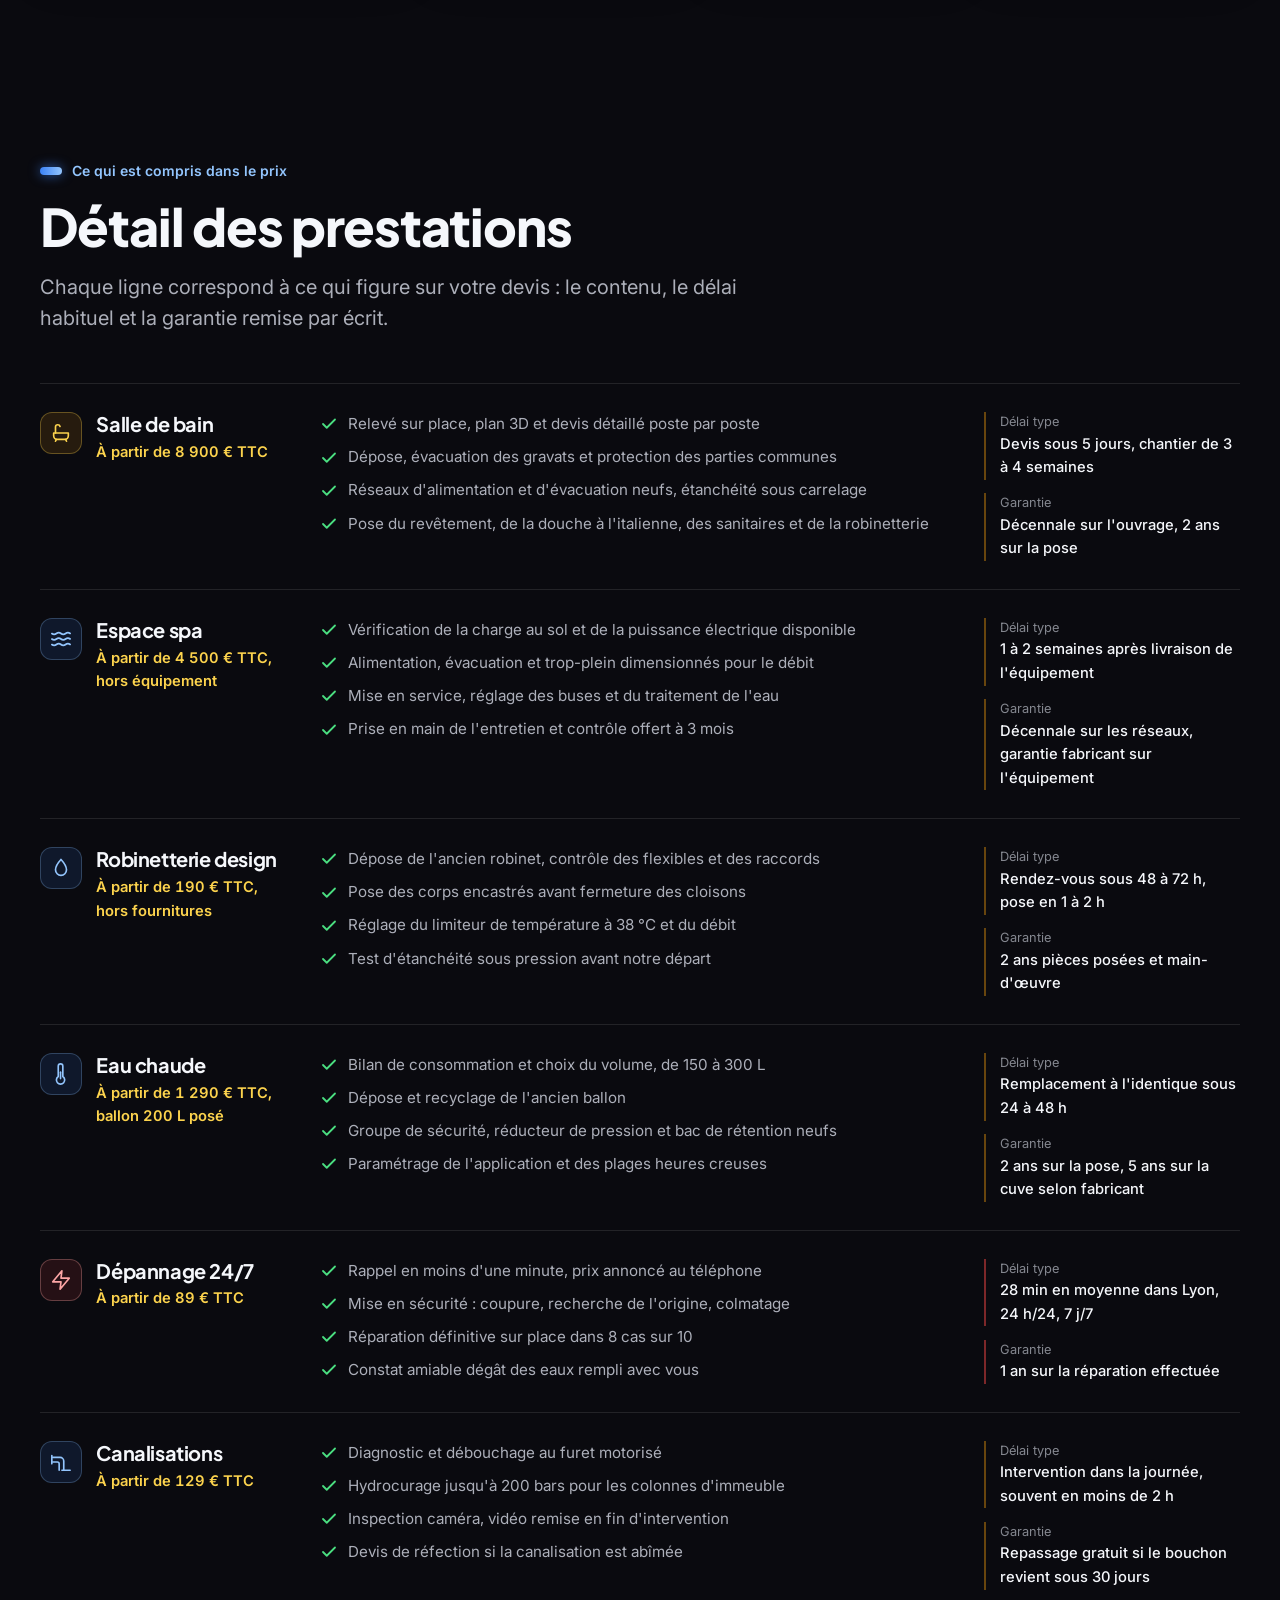
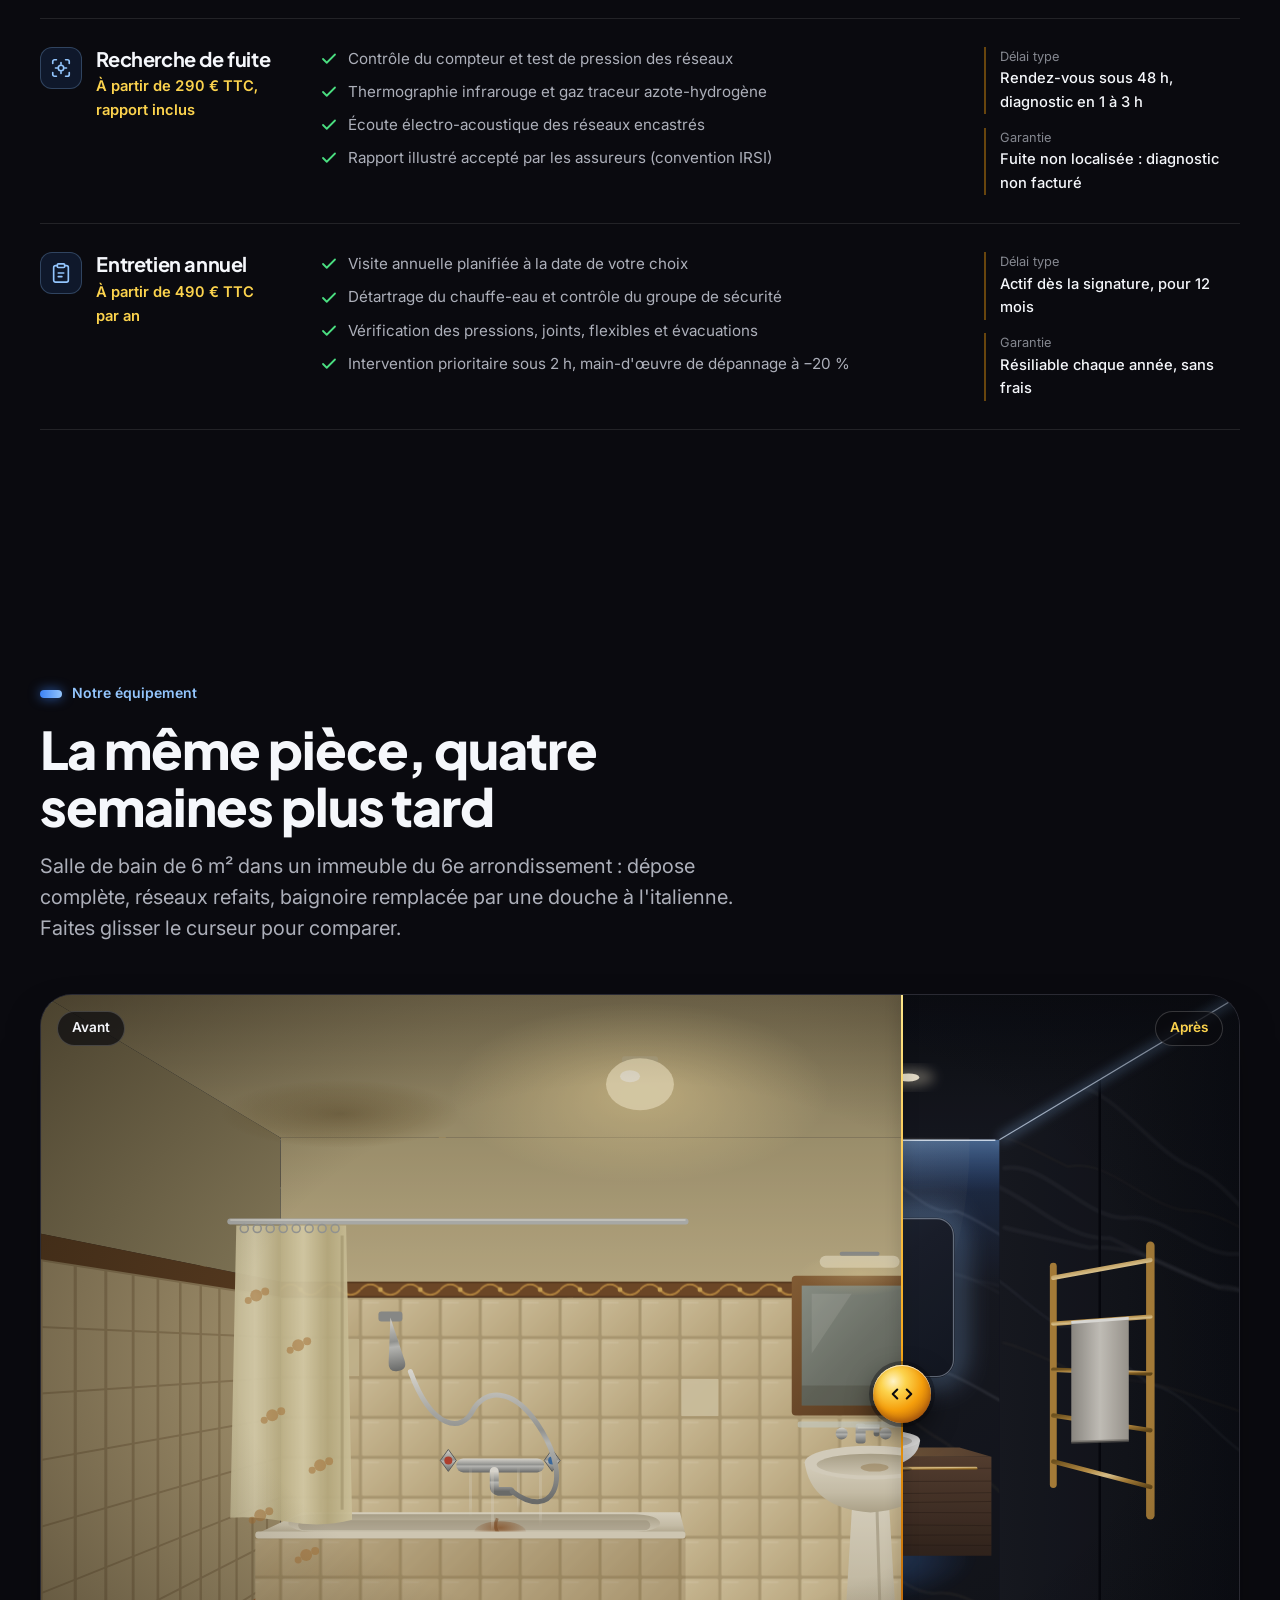
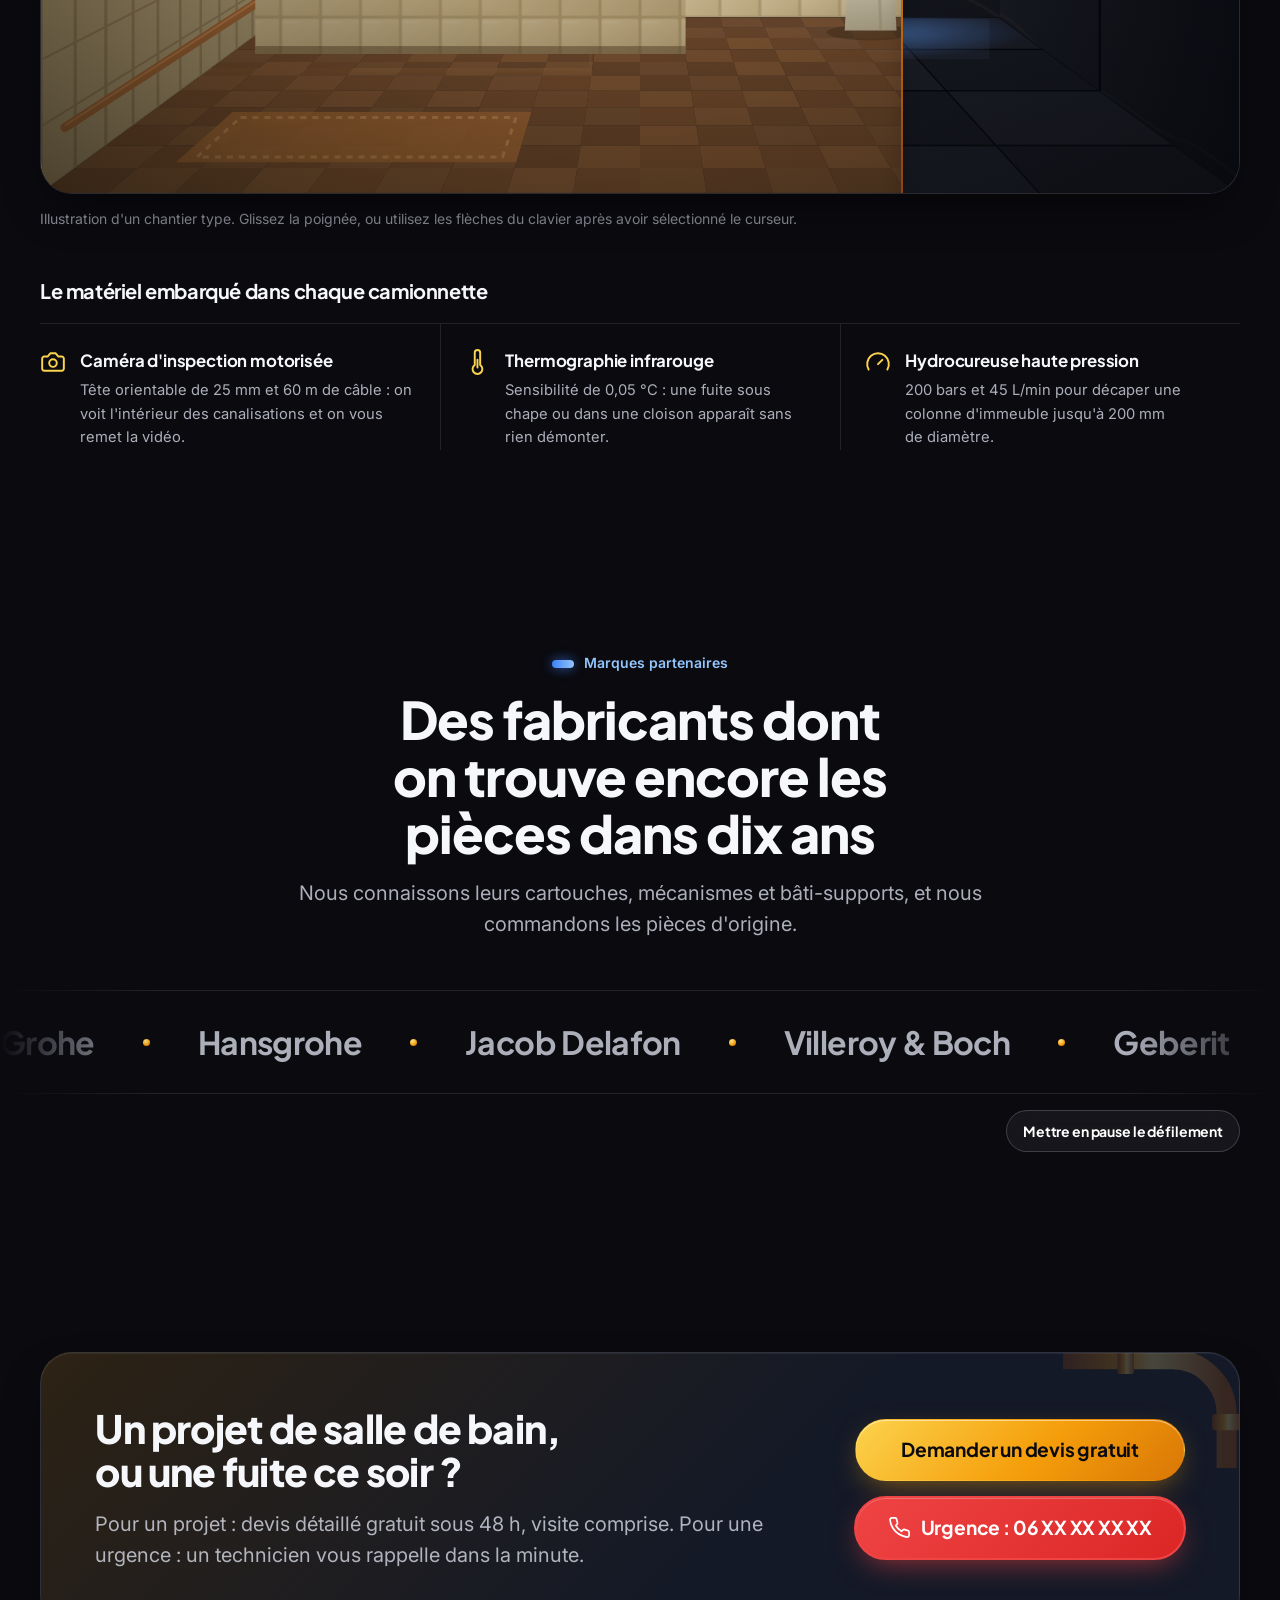
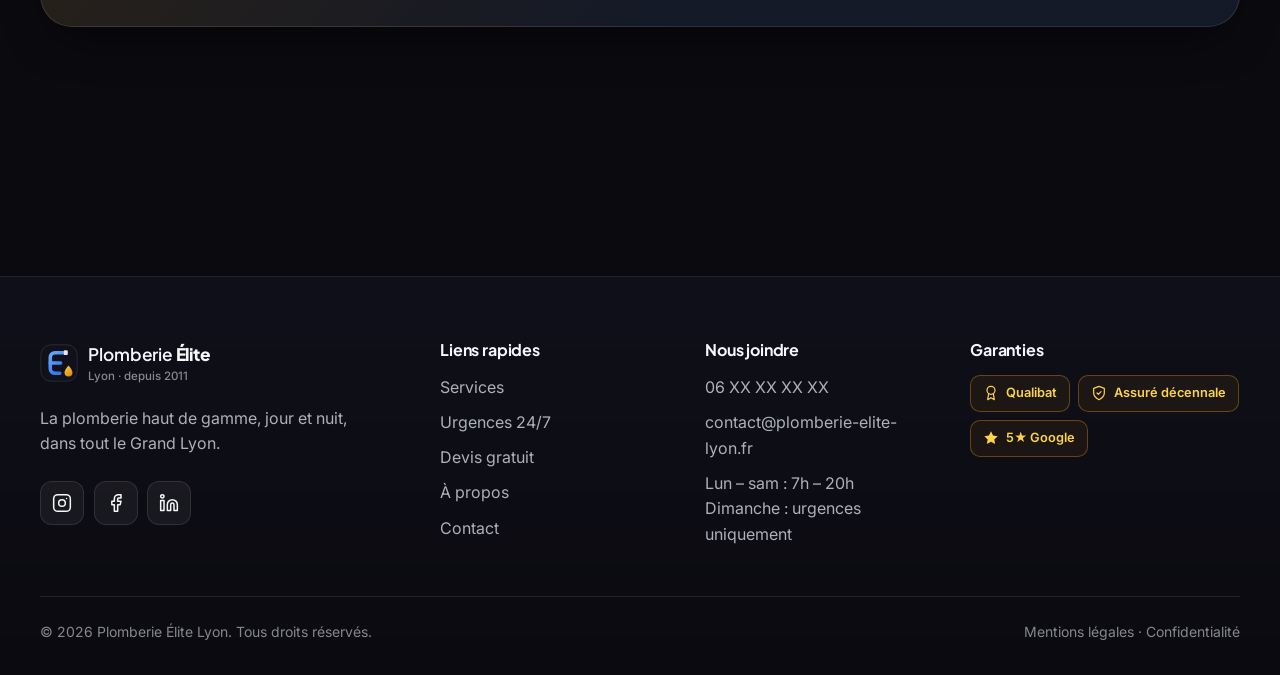
<file: services.html>
<!doctype html>
<html lang="fr" class="no-js">
<head>
  <meta charset="utf-8">
  <meta name="viewport" content="width=device-width, initial-scale=1">
  <title>Prestations et tarifs plomberie haut de gamme à Lyon — Plomberie Élite Lyon</title>
  <meta name="description" content="Salle de bain, spa, robinetterie design, chauffe-eau, dépannage 24/7, débouchage, recherche de fuite et entretien à Lyon. Prix de départ TTC affichés, délais et garanties écrites.">
  <link rel="canonical" href="https://www.plomberie-elite-lyon.fr/services.html">
  <meta name="theme-color" content="#0A0A0F">
  <meta property="og:type" content="website">
  <meta property="og:locale" content="fr_FR">
  <meta property="og:title" content="Nos prestations haut de gamme — Plomberie Élite Lyon">
  <meta property="og:description" content="Huit prestations, des prix de départ TTC, un délai et une garantie écrits pour chacune.">
  <meta property="og:url" content="https://www.plomberie-elite-lyon.fr/services.html">
  <link rel="icon" href="assets/favicon.svg" type="image/svg+xml">
  <link rel="preconnect" href="https://fonts.googleapis.com">
  <link rel="preconnect" href="https://fonts.gstatic.com" crossorigin>
  <link href="https://fonts.googleapis.com/css2?family=Inter:wght@400;500;600;700&family=Plus+Jakarta+Sans:wght@600;700;800&display=swap" rel="stylesheet">
  <link rel="stylesheet" href="styles.css">
  <script type="application/ld+json">
  {
    "@context": "https://schema.org",
    "@graph": [
      {
        "@type": "BreadcrumbList",
        "itemListElement": [
          { "@type": "ListItem", "position": 1, "name": "Accueil", "item": "https://www.plomberie-elite-lyon.fr/" },
          { "@type": "ListItem", "position": 2, "name": "Services", "item": "https://www.plomberie-elite-lyon.fr/services.html" }
        ]
      },
      {
        "@type": "Service",
        "@id": "https://www.plomberie-elite-lyon.fr/services.html#service",
        "name": "Plomberie haut de gamme à Lyon",
        "serviceType": "Plomberie",
        "url": "https://www.plomberie-elite-lyon.fr/services.html",
        "provider": { "@id": "https://www.plomberie-elite-lyon.fr/#business" },
        "areaServed": { "@type": "City", "name": "Lyon" },
        "hasOfferCatalog": {
          "@type": "OfferCatalog",
          "name": "Prestations Plomberie Élite Lyon",
          "itemListElement": [
            { "@type": "Offer", "url": "https://www.plomberie-elite-lyon.fr/services.html#salle-de-bain", "priceSpecification": { "@type": "PriceSpecification", "minPrice": 8900, "priceCurrency": "EUR", "valueAddedTaxIncluded": true },
              "itemOffered": { "@type": "Service", "name": "Rénovation de salle de bain haut de gamme", "provider": { "@id": "https://www.plomberie-elite-lyon.fr/#business" } } },
            { "@type": "Offer", "url": "https://www.plomberie-elite-lyon.fr/services.html#espace-spa", "priceSpecification": { "@type": "PriceSpecification", "minPrice": 4500, "priceCurrency": "EUR", "valueAddedTaxIncluded": true },
              "itemOffered": { "@type": "Service", "name": "Installation d'espace spa et balnéo", "provider": { "@id": "https://www.plomberie-elite-lyon.fr/#business" } } },
            { "@type": "Offer", "url": "https://www.plomberie-elite-lyon.fr/services.html#robinetterie", "priceSpecification": { "@type": "PriceSpecification", "minPrice": 190, "priceCurrency": "EUR", "valueAddedTaxIncluded": true },
              "itemOffered": { "@type": "Service", "name": "Pose de robinetterie design", "provider": { "@id": "https://www.plomberie-elite-lyon.fr/#business" } } },
            { "@type": "Offer", "url": "https://www.plomberie-elite-lyon.fr/services.html#eau-chaude", "priceSpecification": { "@type": "PriceSpecification", "minPrice": 1290, "priceCurrency": "EUR", "valueAddedTaxIncluded": true },
              "itemOffered": { "@type": "Service", "name": "Installation de chauffe-eau", "provider": { "@id": "https://www.plomberie-elite-lyon.fr/#business" } } },
            { "@type": "Offer", "url": "https://www.plomberie-elite-lyon.fr/services.html#depannage", "priceSpecification": { "@type": "PriceSpecification", "minPrice": 89, "priceCurrency": "EUR", "valueAddedTaxIncluded": true },
              "itemOffered": { "@type": "Service", "name": "Dépannage plomberie 24/7", "provider": { "@id": "https://www.plomberie-elite-lyon.fr/#business" } } },
            { "@type": "Offer", "url": "https://www.plomberie-elite-lyon.fr/services.html#canalisations", "priceSpecification": { "@type": "PriceSpecification", "minPrice": 129, "priceCurrency": "EUR", "valueAddedTaxIncluded": true },
              "itemOffered": { "@type": "Service", "name": "Débouchage de canalisations", "provider": { "@id": "https://www.plomberie-elite-lyon.fr/#business" } } },
            { "@type": "Offer", "url": "https://www.plomberie-elite-lyon.fr/services.html#recherche-fuite", "priceSpecification": { "@type": "PriceSpecification", "minPrice": 290, "priceCurrency": "EUR", "valueAddedTaxIncluded": true },
              "itemOffered": { "@type": "Service", "name": "Recherche de fuite non destructive", "provider": { "@id": "https://www.plomberie-elite-lyon.fr/#business" } } },
            { "@type": "Offer", "url": "https://www.plomberie-elite-lyon.fr/services.html#entretien", "priceSpecification": { "@type": "UnitPriceSpecification", "minPrice": 490, "priceCurrency": "EUR", "valueAddedTaxIncluded": true, "unitText": "an" },
              "itemOffered": { "@type": "Service", "name": "Contrat d'entretien annuel", "provider": { "@id": "https://www.plomberie-elite-lyon.fr/#business" } } }
          ]
        }
      }
    ]
  }
  </script>
</head>
<body class="has-callbar">
  <a class="skip-link" href="#main">Aller au contenu</a>

  <!-- ===== HEADER (identique sur toutes les pages ; seul aria-current change) ===== -->
  <header class="site-header" data-header>
    <div class="container nav">
      <a class="brand" href="index.html" aria-label="Plomberie Élite Lyon, accueil">
        <img src="assets/logo.svg" alt="" width="38" height="38">
        <span>Plomberie <strong>Élite</strong><small>Lyon · depuis 2011</small></span>
      </a>
      <nav class="nav-links" id="nav-menu" aria-label="Navigation principale">
        <a href="index.html">Accueil</a>
        <a href="services.html" aria-current="page">Services</a>
        <a href="urgence.html">Urgences</a>
        <a href="devis.html">Devis</a>
        <a href="about.html">À propos</a>
        <a href="contact.html">Contact</a>
      </nav>
      <a class="btn btn-urgent btn-sm nav-call" href="tel:+33600000000">
        <svg class="i" aria-hidden="true"><use href="#i-phone"/></svg>
        <span>24/7<span class="nav-call__num"> · 06 XX XX XX XX</span></span>
      </a>
      <button class="nav-toggle" type="button" aria-expanded="false" aria-controls="nav-menu" aria-label="Ouvrir le menu">
        <svg class="i i-menu" aria-hidden="true"><use href="#i-menu"/></svg>
        <svg class="i i-close" aria-hidden="true"><use href="#i-close"/></svg>
      </button>
    </div>
  </header>

  <main id="main">
    <!-- ===== EN-TÊTE DE PAGE ===== -->
    <section class="page-hero" aria-labelledby="svc-title">
      <div class="container">
        <nav class="breadcrumb" aria-label="Fil d'Ariane">
          <a href="index.html">Accueil</a><span aria-hidden="true">/</span><span aria-current="page">Services</span>
        </nav>
        <h1 id="svc-title">Nos prestations <span class="text-gradient">haut de gamme</span></h1>
        <p class="lead">De la fuite réparée à 2 h du matin à la salle de bain en marbre livrée en quatre semaines : huit prestations, un prix de départ TTC affiché, un délai et une garantie écrits pour chacune.</p>
        <ul class="chips svc-hero__chips" role="list">
          <li>Prix de départ TTC affichés</li>
          <li>Devis écrit gratuit sous 48 h</li>
          <li>Garantie décennale sur les chantiers</li>
          <li>Lyon et 20 km autour</li>
        </ul>
      </div>
    </section>

    <!-- ===== LES 8 PRESTATIONS (bento 4 colonnes, colonne phare élargie) ===== -->
    <section class="section section--tight" aria-labelledby="svc-grid-title">
      <div class="container">
        <h2 id="svc-grid-title" class="visually-hidden">Les huit prestations et leurs prix de départ</h2>
        <div class="svc-grid">
          <!-- Ligne 1 : projets -->
          <article class="card card--hover svc-card svc-card--wide svc-card--gold" aria-labelledby="svc-c-sdb">
            <span class="icon-badge icon-badge--gold"><svg class="i" aria-hidden="true"><use href="#i-bath"/></svg></span>
            <h3 id="svc-c-sdb">Salle de bain</h3>
            <p>Rénovation clés en main, de la dépose aux finitions, avec un seul chef de chantier.</p>
            <ul class="svc-card__facts" role="list">
              <li><svg class="i" aria-hidden="true"><use href="#i-clock"/></svg>3 à 4 semaines</li>
              <li><svg class="i" aria-hidden="true"><use href="#i-shield"/></svg>Garantie décennale</li>
            </ul>
            <p class="svc-card__price"><span class="badge-gold">À partir de 8 900 €</span><small>TTC, pièce de 5 m², fournitures standard incluses</small></p>
            <a class="link-arrow svc-card__more" href="#salle-de-bain">En savoir plus<span class="visually-hidden"> sur la rénovation de salle de bain</span> <svg class="i" aria-hidden="true"><use href="#i-arrow"/></svg></a>
          </article>

          <article class="card card--hover svc-card" aria-labelledby="svc-c-spa">
            <span class="icon-badge"><svg class="i" aria-hidden="true"><use href="#i-waves"/></svg></span>
            <h3 id="svc-c-spa">Espace spa</h3>
            <p>Balnéo, hammam ou spa intérieur : alimentation, évacuation et traitement de l'eau.</p>
            <p class="svc-card__price"><span class="badge-gold">À partir de 4 500 €</span><small>TTC, hors équipement</small></p>
            <a class="link-arrow svc-card__more" href="#espace-spa">En savoir plus<span class="visually-hidden"> sur l'espace spa</span> <svg class="i" aria-hidden="true"><use href="#i-arrow"/></svg></a>
          </article>

          <article class="card card--hover svc-card" aria-labelledby="svc-c-rob">
            <span class="icon-badge"><svg class="i" aria-hidden="true"><use href="#i-drop"/></svg></span>
            <h3 id="svc-c-rob">Robinetterie design</h3>
            <p>Mitigeurs encastrés, thermostatiques et colonnes de douche, réglés au degré près.</p>
            <p class="svc-card__price"><span class="badge-gold">À partir de 190 €</span><small>TTC, hors fournitures</small></p>
            <a class="link-arrow svc-card__more" href="#robinetterie">En savoir plus<span class="visually-hidden"> sur la robinetterie design</span> <svg class="i" aria-hidden="true"><use href="#i-arrow"/></svg></a>
          </article>

          <article class="card card--hover svc-card" aria-labelledby="svc-c-ec">
            <span class="icon-badge"><svg class="i" aria-hidden="true"><use href="#i-thermo"/></svg></span>
            <h3 id="svc-c-ec">Eau chaude</h3>
            <p>Chauffe-eau thermodynamique ou pilotable à distance, dépose de l'ancien comprise.</p>
            <p class="svc-card__price"><span class="badge-gold">À partir de 1 290 €</span><small>TTC, ballon 200 L posé</small></p>
            <a class="link-arrow svc-card__more" href="#eau-chaude">En savoir plus<span class="visually-hidden"> sur les chauffe-eau</span> <svg class="i" aria-hidden="true"><use href="#i-arrow"/></svg></a>
          </article>

          <!-- Ligne 2 : interventions -->
          <article class="card card--hover svc-card svc-card--wide svc-card--urgent" aria-labelledby="svc-c-dep">
            <span class="icon-badge icon-badge--red"><svg class="i" aria-hidden="true"><use href="#i-bolt"/></svg></span>
            <h3 id="svc-c-dep">Dépannage 24/7</h3>
            <p>Fuite, dégât des eaux, WC bouché : un technicien chez vous en 28 min en moyenne, nuits et dimanches compris.</p>
            <ul class="svc-card__facts" role="list">
              <li><svg class="i" aria-hidden="true"><use href="#i-phone"/></svg>Rappel en moins d'1 min</li>
              <li><svg class="i" aria-hidden="true"><use href="#i-receipt"/></svg>Prix annoncé avant travaux</li>
            </ul>
            <p class="svc-card__price"><span class="badge-gold">À partir de 89 €</span><small>TTC, déplacement et première demi-heure</small></p>
            <a class="link-arrow svc-card__more" href="#depannage">En savoir plus<span class="visually-hidden"> sur le dépannage 24/7</span> <svg class="i" aria-hidden="true"><use href="#i-arrow"/></svg></a>
          </article>

          <article class="card card--hover svc-card" aria-labelledby="svc-c-can">
            <span class="icon-badge"><svg class="i" aria-hidden="true"><use href="#i-pipe"/></svg></span>
            <h3 id="svc-c-can">Canalisations</h3>
            <p>Débouchage d'évier, de WC ou de colonne au furet motorisé ou par hydrocurage.</p>
            <p class="svc-card__price"><span class="badge-gold">À partir de 129 €</span><small>TTC</small></p>
            <a class="link-arrow svc-card__more" href="#canalisations">En savoir plus<span class="visually-hidden"> sur le débouchage de canalisations</span> <svg class="i" aria-hidden="true"><use href="#i-arrow"/></svg></a>
          </article>

          <article class="card card--hover svc-card" aria-labelledby="svc-c-fui">
            <span class="icon-badge"><svg class="i" aria-hidden="true"><use href="#i-scan"/></svg></span>
            <h3 id="svc-c-fui">Recherche de fuite</h3>
            <p>Localisation sans casse par thermographie et gaz traceur, rapport pour l'assurance.</p>
            <p class="svc-card__price"><span class="badge-gold">À partir de 290 €</span><small>TTC, rapport inclus</small></p>
            <a class="link-arrow svc-card__more" href="#recherche-fuite">En savoir plus<span class="visually-hidden"> sur la recherche de fuite</span> <svg class="i" aria-hidden="true"><use href="#i-arrow"/></svg></a>
          </article>

          <article class="card card--hover svc-card" aria-labelledby="svc-c-ent">
            <span class="icon-badge"><svg class="i" aria-hidden="true"><use href="#i-clipboard"/></svg></span>
            <h3 id="svc-c-ent">Entretien annuel</h3>
            <p>Visite préventive, détartrage et intervention prioritaire toute l'année.</p>
            <p class="svc-card__price"><span class="badge-gold">À partir de 490 €/an</span><small>TTC, logement jusqu'à 120 m²</small></p>
            <a class="link-arrow svc-card__more" href="#entretien">En savoir plus<span class="visually-hidden"> sur le contrat d'entretien</span> <svg class="i" aria-hidden="true"><use href="#i-arrow"/></svg></a>
          </article>
        </div>
      </div>
    </section>

    <!-- ===== DÉTAIL DES PRESTATIONS (fiche technique en lignes) ===== -->
    <section class="section" id="detail" aria-labelledby="svc-detail-title">
      <div class="container">
        <div class="section-head reveal">
          <p class="kicker">Ce qui est compris dans le prix</p>
          <h2 id="svc-detail-title">Détail des prestations</h2>
          <p class="lead">Chaque ligne correspond à ce qui figure sur votre devis : le contenu, le délai habituel et la garantie remise par écrit.</p>
        </div>

        <div class="svc-details">
          <article class="svc-detail" id="salle-de-bain" aria-labelledby="svc-d-sdb">
            <div class="svc-detail__head">
              <span class="svc-detail__icon svc-detail__icon--gold"><svg class="i" aria-hidden="true"><use href="#i-bath"/></svg></span>
              <div>
                <h3 id="svc-d-sdb">Salle de bain</h3>
                <p class="svc-detail__price">À partir de 8 900 € TTC</p>
              </div>
            </div>
            <ul class="svc-detail__list" role="list">
              <li><svg class="i" aria-hidden="true"><use href="#i-check"/></svg>Relevé sur place, plan 3D et devis détaillé poste par poste</li>
              <li><svg class="i" aria-hidden="true"><use href="#i-check"/></svg>Dépose, évacuation des gravats et protection des parties communes</li>
              <li><svg class="i" aria-hidden="true"><use href="#i-check"/></svg>Réseaux d'alimentation et d'évacuation neufs, étanchéité sous carrelage</li>
              <li><svg class="i" aria-hidden="true"><use href="#i-check"/></svg>Pose du revêtement, de la douche à l'italienne, des sanitaires et de la robinetterie</li>
            </ul>
            <dl class="svc-detail__meta">
              <div><dt>Délai type</dt><dd>Devis sous 5 jours, chantier de 3 à 4 semaines</dd></div>
              <div><dt>Garantie</dt><dd>Décennale sur l'ouvrage, 2 ans sur la pose</dd></div>
            </dl>
          </article>

          <article class="svc-detail" id="espace-spa" aria-labelledby="svc-d-spa">
            <div class="svc-detail__head">
              <span class="svc-detail__icon"><svg class="i" aria-hidden="true"><use href="#i-waves"/></svg></span>
              <div>
                <h3 id="svc-d-spa">Espace spa</h3>
                <p class="svc-detail__price">À partir de 4 500 € TTC, hors équipement</p>
              </div>
            </div>
            <ul class="svc-detail__list" role="list">
              <li><svg class="i" aria-hidden="true"><use href="#i-check"/></svg>Vérification de la charge au sol et de la puissance électrique disponible</li>
              <li><svg class="i" aria-hidden="true"><use href="#i-check"/></svg>Alimentation, évacuation et trop-plein dimensionnés pour le débit</li>
              <li><svg class="i" aria-hidden="true"><use href="#i-check"/></svg>Mise en service, réglage des buses et du traitement de l'eau</li>
              <li><svg class="i" aria-hidden="true"><use href="#i-check"/></svg>Prise en main de l'entretien et contrôle offert à 3 mois</li>
            </ul>
            <dl class="svc-detail__meta">
              <div><dt>Délai type</dt><dd>1 à 2 semaines après livraison de l'équipement</dd></div>
              <div><dt>Garantie</dt><dd>Décennale sur les réseaux, garantie fabricant sur l'équipement</dd></div>
            </dl>
          </article>

          <article class="svc-detail" id="robinetterie" aria-labelledby="svc-d-rob">
            <div class="svc-detail__head">
              <span class="svc-detail__icon"><svg class="i" aria-hidden="true"><use href="#i-drop"/></svg></span>
              <div>
                <h3 id="svc-d-rob">Robinetterie design</h3>
                <p class="svc-detail__price">À partir de 190 € TTC, hors fournitures</p>
              </div>
            </div>
            <ul class="svc-detail__list" role="list">
              <li><svg class="i" aria-hidden="true"><use href="#i-check"/></svg>Dépose de l'ancien robinet, contrôle des flexibles et des raccords</li>
              <li><svg class="i" aria-hidden="true"><use href="#i-check"/></svg>Pose des corps encastrés avant fermeture des cloisons</li>
              <li><svg class="i" aria-hidden="true"><use href="#i-check"/></svg>Réglage du limiteur de température à 38 °C et du débit</li>
              <li><svg class="i" aria-hidden="true"><use href="#i-check"/></svg>Test d'étanchéité sous pression avant notre départ</li>
            </ul>
            <dl class="svc-detail__meta">
              <div><dt>Délai type</dt><dd>Rendez-vous sous 48 à 72 h, pose en 1 à 2 h</dd></div>
              <div><dt>Garantie</dt><dd>2 ans pièces posées et main-d'œuvre</dd></div>
            </dl>
          </article>

          <article class="svc-detail" id="eau-chaude" aria-labelledby="svc-d-ec">
            <div class="svc-detail__head">
              <span class="svc-detail__icon"><svg class="i" aria-hidden="true"><use href="#i-thermo"/></svg></span>
              <div>
                <h3 id="svc-d-ec">Eau chaude</h3>
                <p class="svc-detail__price">À partir de 1 290 € TTC, ballon 200 L posé</p>
              </div>
            </div>
            <ul class="svc-detail__list" role="list">
              <li><svg class="i" aria-hidden="true"><use href="#i-check"/></svg>Bilan de consommation et choix du volume, de 150 à 300 L</li>
              <li><svg class="i" aria-hidden="true"><use href="#i-check"/></svg>Dépose et recyclage de l'ancien ballon</li>
              <li><svg class="i" aria-hidden="true"><use href="#i-check"/></svg>Groupe de sécurité, réducteur de pression et bac de rétention neufs</li>
              <li><svg class="i" aria-hidden="true"><use href="#i-check"/></svg>Paramétrage de l'application et des plages heures creuses</li>
            </ul>
            <dl class="svc-detail__meta">
              <div><dt>Délai type</dt><dd>Remplacement à l'identique sous 24 à 48 h</dd></div>
              <div><dt>Garantie</dt><dd>2 ans sur la pose, 5 ans sur la cuve selon fabricant</dd></div>
            </dl>
          </article>

          <article class="svc-detail svc-detail--urgent" id="depannage" aria-labelledby="svc-d-dep">
            <div class="svc-detail__head">
              <span class="svc-detail__icon svc-detail__icon--red"><svg class="i" aria-hidden="true"><use href="#i-bolt"/></svg></span>
              <div>
                <h3 id="svc-d-dep">Dépannage 24/7</h3>
                <p class="svc-detail__price">À partir de 89 € TTC</p>
              </div>
            </div>
            <ul class="svc-detail__list" role="list">
              <li><svg class="i" aria-hidden="true"><use href="#i-check"/></svg>Rappel en moins d'une minute, prix annoncé au téléphone</li>
              <li><svg class="i" aria-hidden="true"><use href="#i-check"/></svg>Mise en sécurité : coupure, recherche de l'origine, colmatage</li>
              <li><svg class="i" aria-hidden="true"><use href="#i-check"/></svg>Réparation définitive sur place dans 8 cas sur 10</li>
              <li><svg class="i" aria-hidden="true"><use href="#i-check"/></svg>Constat amiable dégât des eaux rempli avec vous</li>
            </ul>
            <dl class="svc-detail__meta">
              <div><dt>Délai type</dt><dd>28 min en moyenne dans Lyon, 24 h/24, 7 j/7</dd></div>
              <div><dt>Garantie</dt><dd>1 an sur la réparation effectuée</dd></div>
            </dl>
          </article>

          <article class="svc-detail" id="canalisations" aria-labelledby="svc-d-can">
            <div class="svc-detail__head">
              <span class="svc-detail__icon"><svg class="i" aria-hidden="true"><use href="#i-pipe"/></svg></span>
              <div>
                <h3 id="svc-d-can">Canalisations</h3>
                <p class="svc-detail__price">À partir de 129 € TTC</p>
              </div>
            </div>
            <ul class="svc-detail__list" role="list">
              <li><svg class="i" aria-hidden="true"><use href="#i-check"/></svg>Diagnostic et débouchage au furet motorisé</li>
              <li><svg class="i" aria-hidden="true"><use href="#i-check"/></svg>Hydrocurage jusqu'à 200 bars pour les colonnes d'immeuble</li>
              <li><svg class="i" aria-hidden="true"><use href="#i-check"/></svg>Inspection caméra, vidéo remise en fin d'intervention</li>
              <li><svg class="i" aria-hidden="true"><use href="#i-check"/></svg>Devis de réfection si la canalisation est abîmée</li>
            </ul>
            <dl class="svc-detail__meta">
              <div><dt>Délai type</dt><dd>Intervention dans la journée, souvent en moins de 2 h</dd></div>
              <div><dt>Garantie</dt><dd>Repassage gratuit si le bouchon revient sous 30 jours</dd></div>
            </dl>
          </article>

          <article class="svc-detail" id="recherche-fuite" aria-labelledby="svc-d-fui">
            <div class="svc-detail__head">
              <span class="svc-detail__icon"><svg class="i" aria-hidden="true"><use href="#i-scan"/></svg></span>
              <div>
                <h3 id="svc-d-fui">Recherche de fuite</h3>
                <p class="svc-detail__price">À partir de 290 € TTC, rapport inclus</p>
              </div>
            </div>
            <ul class="svc-detail__list" role="list">
              <li><svg class="i" aria-hidden="true"><use href="#i-check"/></svg>Contrôle du compteur et test de pression des réseaux</li>
              <li><svg class="i" aria-hidden="true"><use href="#i-check"/></svg>Thermographie infrarouge et gaz traceur azote-hydrogène</li>
              <li><svg class="i" aria-hidden="true"><use href="#i-check"/></svg>Écoute électro-acoustique des réseaux encastrés</li>
              <li><svg class="i" aria-hidden="true"><use href="#i-check"/></svg>Rapport illustré accepté par les assureurs (convention IRSI)</li>
            </ul>
            <dl class="svc-detail__meta">
              <div><dt>Délai type</dt><dd>Rendez-vous sous 48 h, diagnostic en 1 à 3 h</dd></div>
              <div><dt>Garantie</dt><dd>Fuite non localisée : diagnostic non facturé</dd></div>
            </dl>
          </article>

          <article class="svc-detail" id="entretien" aria-labelledby="svc-d-ent">
            <div class="svc-detail__head">
              <span class="svc-detail__icon"><svg class="i" aria-hidden="true"><use href="#i-clipboard"/></svg></span>
              <div>
                <h3 id="svc-d-ent">Entretien annuel</h3>
                <p class="svc-detail__price">À partir de 490 € TTC par an</p>
              </div>
            </div>
            <ul class="svc-detail__list" role="list">
              <li><svg class="i" aria-hidden="true"><use href="#i-check"/></svg>Visite annuelle planifiée à la date de votre choix</li>
              <li><svg class="i" aria-hidden="true"><use href="#i-check"/></svg>Détartrage du chauffe-eau et contrôle du groupe de sécurité</li>
              <li><svg class="i" aria-hidden="true"><use href="#i-check"/></svg>Vérification des pressions, joints, flexibles et évacuations</li>
              <li><svg class="i" aria-hidden="true"><use href="#i-check"/></svg>Intervention prioritaire sous 2 h, main-d'œuvre de dépannage à −20 %</li>
            </ul>
            <dl class="svc-detail__meta">
              <div><dt>Délai type</dt><dd>Actif dès la signature, pour 12 mois</dd></div>
              <div><dt>Garantie</dt><dd>Résiliable chaque année, sans frais</dd></div>
            </dl>
          </article>
        </div>
      </div>
    </section>

    <!-- ===== ÉQUIPEMENT : comparateur avant / après ===== -->
    <section class="section" id="equipement" aria-labelledby="svc-gear-title">
      <div class="container">
        <div class="section-head reveal">
          <p class="kicker">Notre équipement</p>
          <h2 id="svc-gear-title">La même pièce, quatre semaines plus tard</h2>
          <p class="lead">Salle de bain de 6 m² dans un immeuble du 6e arrondissement : dépose complète, réseaux refaits, baignoire remplacée par une douche à l'italienne. Faites glisser le curseur pour comparer.</p>
        </div>

        <figure class="svc-compare" data-compare>
          <div class="svc-compare__stage">
            <img class="svc-compare__img" src="assets/img/apres.svg" alt="Après : murs en grands formats de marbre sombre, douche à l'italienne derrière une paroi en verre, meuble suspendu en noyer avec vasque en pierre, robinetterie en laiton brossé et éclairage LED indirect bleuté." width="1200" height="800" loading="lazy" decoding="async">
            <img class="svc-compare__img svc-compare__img--before" src="assets/img/avant.svg" alt="Avant : carrelage beige et frise marron des années 80, baignoire émaillée tachée de rouille, lavabo sur colonne, traces de calcaire et plafonnier terne." width="1200" height="800" loading="lazy" decoding="async">
            <span class="svc-compare__label svc-compare__label--before" aria-hidden="true">Avant</span>
            <span class="svc-compare__label svc-compare__label--after" aria-hidden="true">Après</span>
            <span class="svc-compare__divider" aria-hidden="true"></span>
            <span class="svc-compare__handle" aria-hidden="true">
              <svg class="i" aria-hidden="true"><use href="#i-chevron-left"/></svg><svg class="i" aria-hidden="true"><use href="#i-chevron"/></svg>
            </span>
          </div>
          <label class="visually-hidden" for="svc-compare-range">Comparer avant et après</label>
          <input class="svc-compare__range visually-hidden" id="svc-compare-range" type="range" min="0" max="100" step="1" value="50" aria-valuetext="50 % de l'image avant visible">
          <figcaption class="svc-compare__caption">Illustration d'un chantier type. Glissez la poignée, ou utilisez les flèches du clavier après avoir sélectionné le curseur.</figcaption>
        </figure>

        <h3 class="svc-gear__title">Le matériel embarqué dans chaque camionnette</h3>
        <ul class="svc-gear" role="list">
          <li>
            <svg class="i" aria-hidden="true"><use href="#i-camera"/></svg>
            <div><strong>Caméra d'inspection motorisée</strong><p>Tête orientable de 25 mm et 60 m de câble : on voit l'intérieur des canalisations et on vous remet la vidéo.</p></div>
          </li>
          <li>
            <svg class="i" aria-hidden="true"><use href="#i-thermo"/></svg>
            <div><strong>Thermographie infrarouge</strong><p>Sensibilité de 0,05 °C : une fuite sous chape ou dans une cloison apparaît sans rien démonter.</p></div>
          </li>
          <li>
            <svg class="i" aria-hidden="true"><use href="#i-pressure"/></svg>
            <div><strong>Hydrocureuse haute pression</strong><p>200 bars et 45 L/min pour décaper une colonne d'immeuble jusqu'à 200 mm de diamètre.</p></div>
          </li>
        </ul>
      </div>
    </section>

    <!-- ===== MARQUES PARTENAIRES (wordmarks typographiques) ===== -->
    <section class="section section--tight" aria-labelledby="svc-brands-title">
      <div class="container">
        <div class="section-head section-head--center reveal">
          <p class="kicker">Marques partenaires</p>
          <h2 id="svc-brands-title">Des fabricants dont on trouve encore les pièces dans dix ans</h2>
          <p class="lead">Nous connaissons leurs cartouches, mécanismes et bâti-supports, et nous commandons les pièces d'origine.</p>
        </div>
      </div>
      <div class="svc-marquee" data-marquee>
        <div class="svc-marquee__track">
          <ul class="svc-marquee__list" role="list">
            <li>Grohe</li><li>Hansgrohe</li><li>Jacob Delafon</li><li>Villeroy &amp; Boch</li><li>Geberit</li><li>Axor</li><li>Duravit</li><li>Atlantic</li>
          </ul>
          <ul class="svc-marquee__list" role="list" aria-hidden="true">
            <li>Grohe</li><li>Hansgrohe</li><li>Jacob Delafon</li><li>Villeroy &amp; Boch</li><li>Geberit</li><li>Axor</li><li>Duravit</li><li>Atlantic</li>
          </ul>
        </div>
      </div>
      <div class="container svc-marquee__foot">
        <button class="btn btn-ghost btn-sm svc-marquee__toggle" type="button" data-marquee-toggle hidden>Mettre en pause le défilement</button>
      </div>
    </section>

    <!-- ===== CTA FINAL ===== -->
    <section class="section" aria-labelledby="svc-cta-title">
      <div class="container">
        <div class="card svc-cta">
          <svg class="svc-cta__pipe" viewBox="0 0 220 160" aria-hidden="true" focusable="false">
            <defs>
              <linearGradient id="svc-cta-brass" x1="0" y1="0" x2="1" y2="0"><stop offset="0" stop-color="#92400E"/><stop offset=".4" stop-color="#F59E0B"/><stop offset=".55" stop-color="#FDE68A"/><stop offset="1" stop-color="#B45309"/></linearGradient>
            </defs>
            <path d="M0 40h120a60 60 0 0 1 60 60v70" fill="none" stroke="url(#svc-cta-brass)" stroke-width="22"/>
            <rect x="60" y="24" width="18" height="32" rx="3" fill="url(#svc-cta-brass)"/>
            <rect x="164" y="100" width="32" height="18" rx="3" fill="url(#svc-cta-brass)"/>
          </svg>
          <div>
            <h2 id="svc-cta-title">Un projet de salle de bain, ou une fuite ce soir&nbsp;?</h2>
            <p class="lead mt-1">Pour un projet : devis détaillé gratuit sous 48 h, visite comprise. Pour une urgence : un technicien vous rappelle dans la minute.</p>
          </div>
          <div class="cta-row">
            <a class="btn btn-gold btn-lg" href="devis.html">Demander un devis gratuit</a>
            <a class="btn btn-urgent btn-lg" href="tel:+33600000000">
              <svg class="i" aria-hidden="true"><use href="#i-phone"/></svg>
              Urgence : 06 XX XX XX XX
            </a>
          </div>
        </div>
      </div>
    </section>
  </main>

  <!-- ===== FOOTER (identique sur toutes les pages) ===== -->
  <footer class="site-footer">
    <div class="container">
      <div class="footer-grid">
        <div class="footer-brand">
          <a class="brand" href="index.html"><img src="assets/logo.svg" alt="" width="38" height="38"><span>Plomberie <strong>Élite</strong><small>Lyon · depuis 2011</small></span></a>
          <p>La plomberie haut de gamme, jour et nuit, dans tout le Grand Lyon.</p>
          <div class="socials">
            <a href="#" aria-label="Instagram"><svg class="i" aria-hidden="true"><use href="#i-instagram"/></svg></a>
            <a href="#" aria-label="Facebook"><svg class="i" aria-hidden="true"><use href="#i-facebook"/></svg></a>
            <a href="#" aria-label="LinkedIn"><svg class="i" aria-hidden="true"><use href="#i-linkedin"/></svg></a>
          </div>
        </div>
        <nav aria-labelledby="f-links">
          <h2 id="f-links">Liens rapides</h2>
          <ul class="footer-links" role="list">
            <li><a href="services.html">Services</a></li>
            <li><a href="urgence.html">Urgences 24/7</a></li>
            <li><a href="devis.html">Devis gratuit</a></li>
            <li><a href="about.html">À propos</a></li>
            <li><a href="contact.html">Contact</a></li>
          </ul>
        </nav>
        <div>
          <h2>Nous joindre</h2>
          <ul class="footer-links" role="list">
            <li><a href="tel:+33600000000">06 XX XX XX XX</a></li>
            <li><a href="mailto:contact@plomberie-elite-lyon.fr">contact@plomberie-elite-lyon.fr</a></li>
            <li class="muted">Lun – sam : 7h – 20h<br>Dimanche : urgences uniquement</li>
          </ul>
        </div>
        <div>
          <h2>Garanties</h2>
          <div class="cert-badges">
            <span class="cert-badge"><svg class="i" aria-hidden="true"><use href="#i-award"/></svg>Qualibat</span>
            <span class="cert-badge"><svg class="i" aria-hidden="true"><use href="#i-shield"/></svg>Assuré décennale</span>
            <span class="cert-badge"><svg class="i i--fill" aria-hidden="true"><use href="#i-star"/></svg>5★ Google</span>
          </div>
        </div>
      </div>
      <div class="footer-bottom">
        <p>© <span data-year>2026</span> Plomberie Élite Lyon. Tous droits réservés.</p>
        <p><a href="#">Mentions légales</a> · <a href="#">Confidentialité</a></p>
      </div>
    </div>
  </footer>

  <!-- Barre d'appel fixe (mobile) -->
  <div class="callbar">
    <a class="btn btn-urgent" href="tel:+33600000000"><svg class="i" aria-hidden="true"><use href="#i-phone"/></svg>Urgence</a>
    <a class="btn btn-gold" href="devis.html">Devis</a>
  </div>

  <script src="script.js" defer></script>
</body>
</html>
</file>
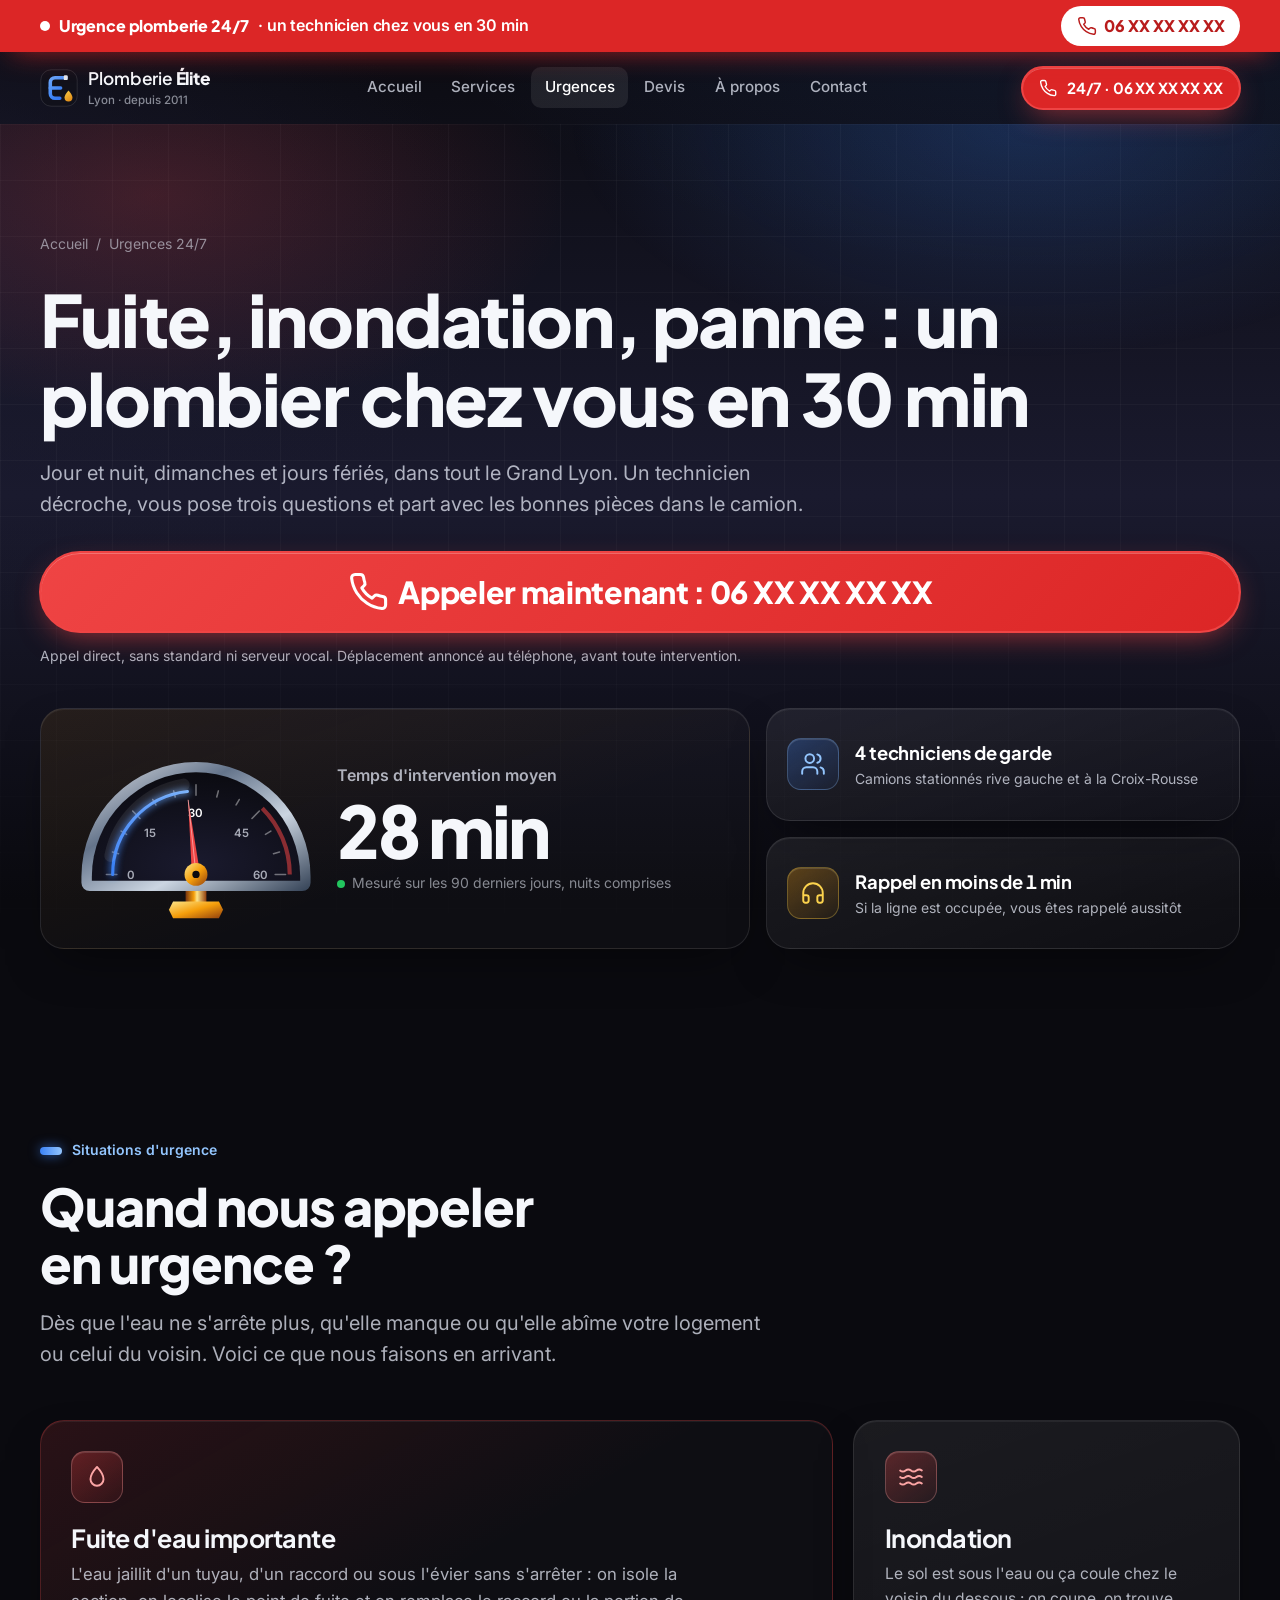
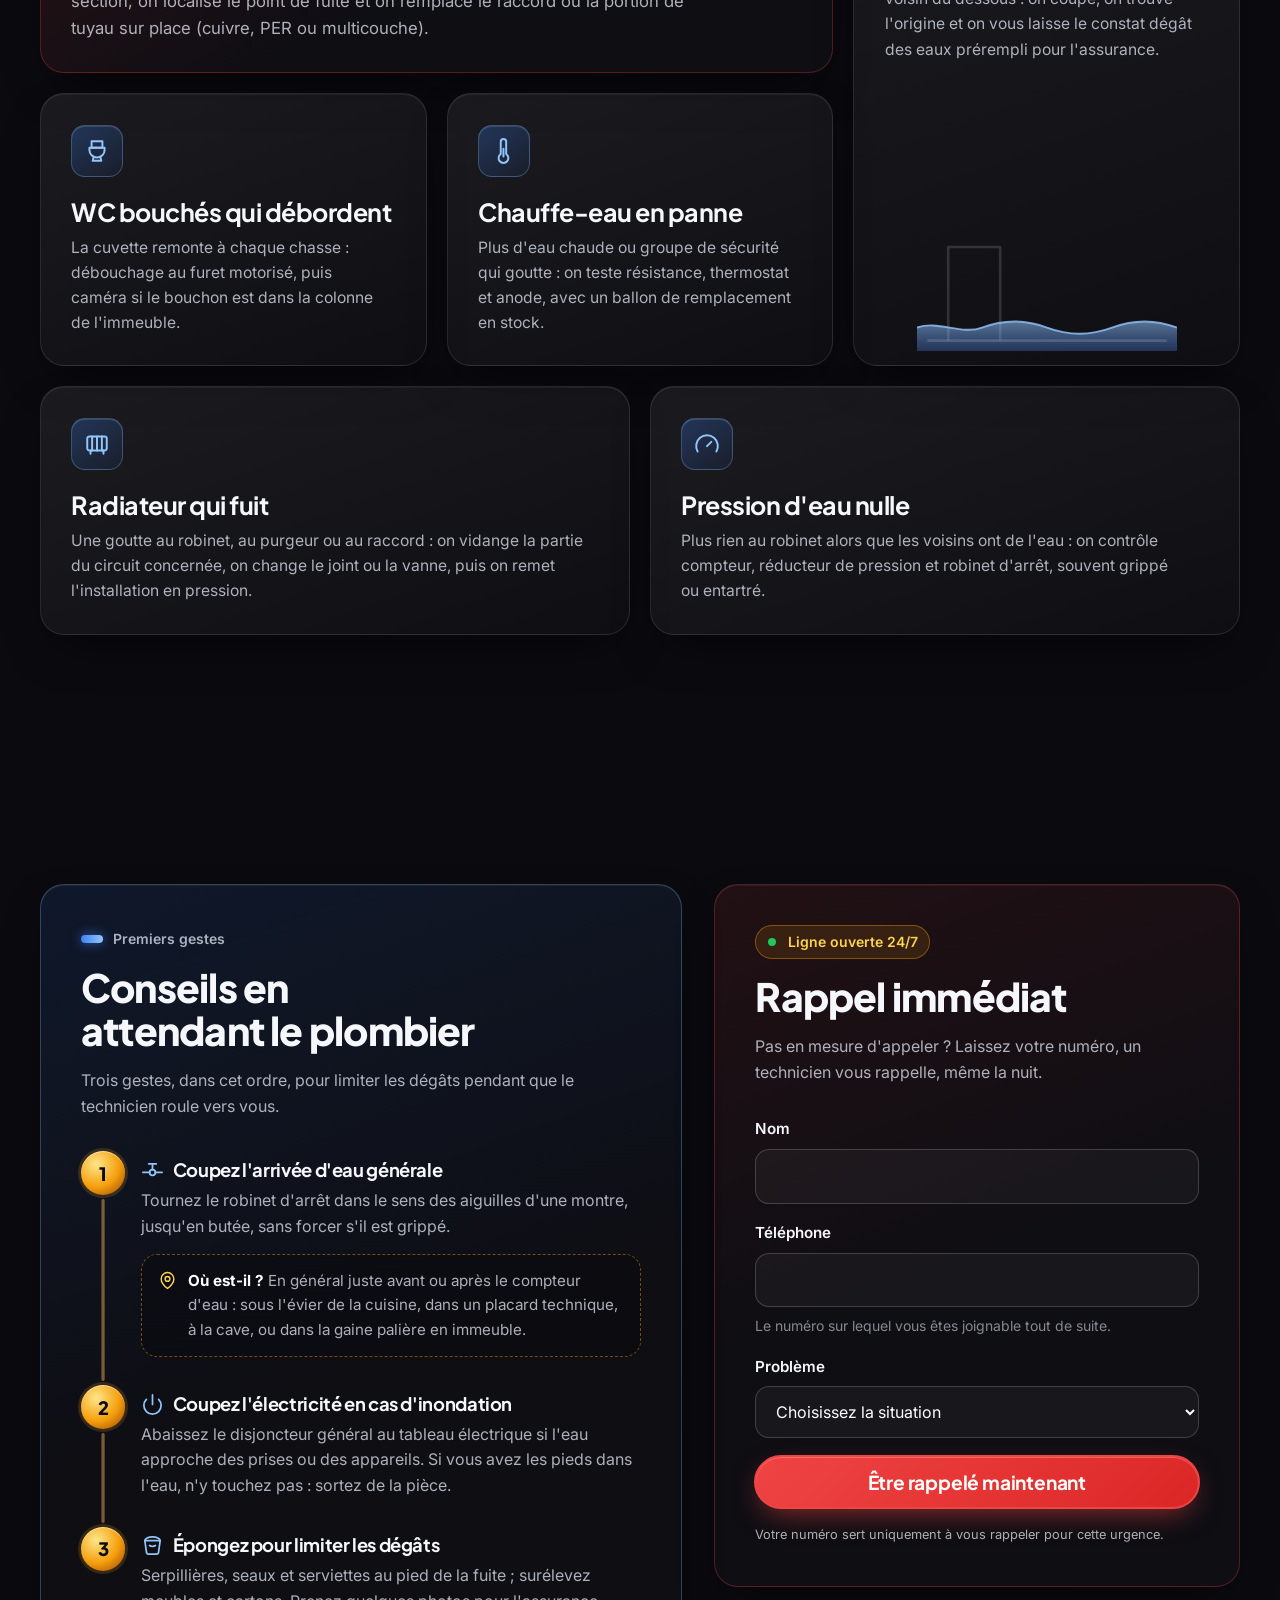
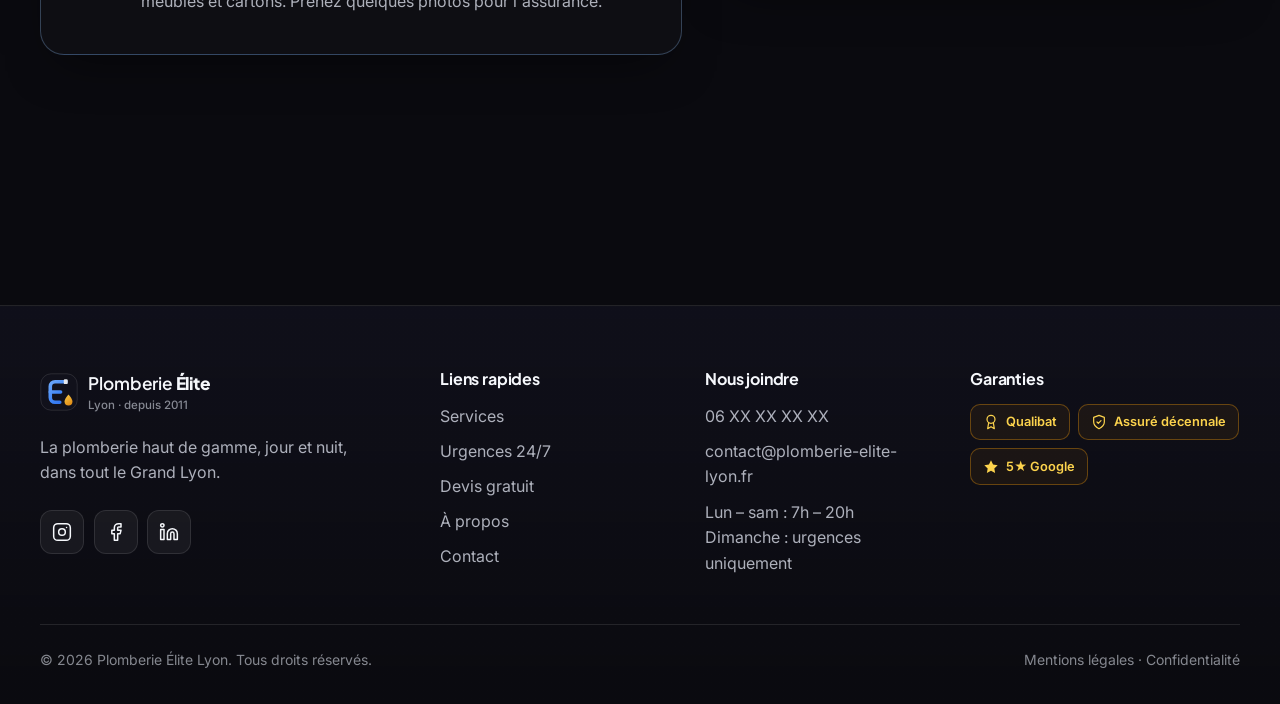
<file: urgence.html>
<!doctype html>
<html lang="fr" class="no-js">
<head>
  <meta charset="utf-8">
  <meta name="viewport" content="width=device-width, initial-scale=1">
  <title>Plombier urgence Lyon 24/7 — intervention en 30 min | Plomberie Élite</title>
  <meta name="description" content="Fuite d'eau, inondation, WC qui débordent, chauffe-eau en panne : plombier d'urgence à Lyon 24/7, délai moyen 28 min. Appelez le 06 XX XX XX XX ou demandez un rappel immédiat.">
  <link rel="canonical" href="https://www.plomberie-elite-lyon.fr/urgence.html">
  <meta name="theme-color" content="#0A0A0F">
  <meta property="og:type" content="website">
  <meta property="og:locale" content="fr_FR">
  <meta property="og:title" content="Urgence plomberie Lyon 24/7 — Plomberie Élite">
  <meta property="og:description" content="Un plombier chez vous en 30 min, jour et nuit, dans tout le Grand Lyon.">
  <meta property="og:url" content="https://www.plomberie-elite-lyon.fr/urgence.html">
  <link rel="icon" href="assets/favicon.svg" type="image/svg+xml">
  <link rel="preconnect" href="https://fonts.googleapis.com">
  <link rel="preconnect" href="https://fonts.gstatic.com" crossorigin>
  <link href="https://fonts.googleapis.com/css2?family=Inter:wght@400;500;600;700&family=Plus+Jakarta+Sans:wght@600;700;800&display=swap" rel="stylesheet">
  <link rel="stylesheet" href="styles.css">
  <script type="application/ld+json">
  {
    "@context": "https://schema.org",
    "@graph": [
      {
        "@type": "WebPage",
        "@id": "https://www.plomberie-elite-lyon.fr/urgence.html#webpage",
        "url": "https://www.plomberie-elite-lyon.fr/urgence.html",
        "name": "Urgence plomberie Lyon 24/7",
        "description": "Plombier d'urgence à Lyon 24/7 : fuite, inondation, WC bouchés, chauffe-eau en panne. Délai moyen d'intervention : 28 minutes.",
        "inLanguage": "fr-FR",
        "about": { "@id": "https://www.plomberie-elite-lyon.fr/#business" },
        "breadcrumb": { "@id": "https://www.plomberie-elite-lyon.fr/urgence.html#breadcrumb" }
      },
      {
        "@type": "BreadcrumbList",
        "@id": "https://www.plomberie-elite-lyon.fr/urgence.html#breadcrumb",
        "itemListElement": [
          { "@type": "ListItem", "position": 1, "name": "Accueil", "item": "https://www.plomberie-elite-lyon.fr/" },
          { "@type": "ListItem", "position": 2, "name": "Urgences 24/7", "item": "https://www.plomberie-elite-lyon.fr/urgence.html" }
        ]
      }
    ]
  }
  </script>
</head>
<body class="urg-page">
  <a class="skip-link" href="#main">Aller au contenu</a>

  <!-- ===== BANDEAU URGENCE (sticky, remplace la .callbar sur cette page) ===== -->
  <div class="urg-banner" role="region" aria-label="Urgence plomberie 24/7">
    <div class="container urg-banner__inner">
      <p class="urg-banner__title">
        <span class="urg-banner__dot" aria-hidden="true"></span>
        <strong>Urgence <span class="urg-banner__long">plomberie </span>24/7</strong>
        <span class="urg-banner__extra">· un technicien chez vous en 30 min</span>
      </p>
      <a class="urg-banner__call" href="tel:+33600000000">
        <svg class="i" aria-hidden="true"><use href="#i-phone"/></svg>
        <span>06 XX XX XX XX</span>
      </a>
    </div>
  </div>

  <!-- ===== HEADER (identique sur toutes les pages ; seul aria-current change) ===== -->
  <header class="site-header" data-header>
    <div class="container nav">
      <a class="brand" href="index.html" aria-label="Plomberie Élite Lyon, accueil">
        <img src="assets/logo.svg" alt="" width="38" height="38">
        <span>Plomberie <strong>Élite</strong><small>Lyon · depuis 2011</small></span>
      </a>
      <nav class="nav-links" id="nav-menu" aria-label="Navigation principale">
        <a href="index.html">Accueil</a>
        <a href="services.html">Services</a>
        <a href="urgence.html" aria-current="page">Urgences</a>
        <a href="devis.html">Devis</a>
        <a href="about.html">À propos</a>
        <a href="contact.html">Contact</a>
      </nav>
      <a class="btn btn-urgent btn-sm nav-call" href="tel:+33600000000">
        <svg class="i" aria-hidden="true"><use href="#i-phone"/></svg>
        <span>24/7<span class="nav-call__num"> · 06 XX XX XX XX</span></span>
      </a>
      <button class="nav-toggle" type="button" aria-expanded="false" aria-controls="nav-menu" aria-label="Ouvrir le menu">
        <svg class="i i-menu" aria-hidden="true"><use href="#i-menu"/></svg>
        <svg class="i i-close" aria-hidden="true"><use href="#i-close"/></svg>
      </button>
    </div>
  </header>

  <main id="main">
    <!-- ===== HERO URGENCE ===== -->
    <section class="page-hero urg-hero" aria-labelledby="urg-title">
      <div class="container">
        <nav class="breadcrumb" aria-label="Fil d'Ariane">
          <a href="index.html">Accueil</a><span aria-hidden="true">/</span><span aria-current="page">Urgences 24/7</span>
        </nav>
        <h1 id="urg-title">Fuite, inondation, panne&nbsp;: un plombier chez vous en 30&nbsp;min</h1>
        <p class="lead">Jour et nuit, dimanches et jours fériés, dans tout le Grand Lyon. Un technicien décroche, vous pose trois questions et part avec les bonnes pièces dans le camion.</p>

        <a class="btn btn-urgent urg-call urg-purge" href="tel:+33600000000">
          <span class="urg-purge__fill" aria-hidden="true"></span>
          <svg class="i" aria-hidden="true"><use href="#i-phone"/></svg>
          <span>Appeler maintenant&nbsp;: 06&nbsp;XX&nbsp;XX&nbsp;XX&nbsp;XX</span>
        </a>
        <p class="urg-call__note">Appel direct, sans standard ni serveur vocal. Déplacement annoncé au téléphone, avant toute intervention.</p>

        <!-- Instrument : manomètre compact du délai moyen + réassurance -->
        <div class="urg-meter">
          <figure class="card urg-gauge" data-urg-gauge="28">
            <svg class="urg-gauge__svg" viewBox="0 0 240 172" aria-hidden="true" focusable="false">
              <defs>
                <linearGradient id="urg-g-bezel" x1="0" y1="0" x2="1" y2="1">
                  <stop offset="0" stop-color="#E5E7EB"/><stop offset=".35" stop-color="#64748B"/><stop offset=".65" stop-color="#CBD5E1"/><stop offset="1" stop-color="#334155"/>
                </linearGradient>
                <radialGradient id="urg-g-face" cx=".5" cy=".85" r=".9">
                  <stop offset="0" stop-color="#1A1A2E"/><stop offset="1" stop-color="#0A0A0F"/>
                </radialGradient>
                <linearGradient id="urg-g-arc" x1="0" y1="0" x2="1" y2="0">
                  <stop offset="0" stop-color="#3B82F6"/><stop offset=".6" stop-color="#93C5FD"/><stop offset="1" stop-color="#F59E0B"/>
                </linearGradient>
                <linearGradient id="urg-g-brass" x1="0" y1="0" x2="1" y2="1">
                  <stop offset="0" stop-color="#FDE68A"/><stop offset=".5" stop-color="#F59E0B"/><stop offset="1" stop-color="#92400E"/>
                </linearGradient>
                <linearGradient id="urg-g-stem" x1="0" y1="0" x2="1" y2="0">
                  <stop offset="0" stop-color="#78350F"/><stop offset=".4" stop-color="#F59E0B"/><stop offset=".55" stop-color="#FDE68A"/><stop offset="1" stop-color="#92400E"/>
                </linearGradient>
                <filter id="urg-g-glow" x="-20%" y="-40%" width="140%" height="180%"><feGaussianBlur stdDeviation="3.5"/></filter>
              </defs>
              <!-- raccord laiton et écrou six pans -->
              <rect x="110" y="140" width="20" height="22" fill="url(#urg-g-stem)"/>
              <path d="M98 156h44l4 8-4 8H98l-4-8z" fill="url(#urg-g-brass)"/>
              <!-- boîtier demi-lune chromé -->
              <path d="M10 132a110 110 0 0 1 220 0v6a8 8 0 0 1-8 8H18a8 8 0 0 1-8-8z" fill="url(#urg-g-bezel)"/>
              <path d="M20 132a100 100 0 0 1 200 0v4H20z" fill="url(#urg-g-face)"/>
              <!-- zone de dépassement (45 → 60 min) -->
              <path d="M183.6 66.4A90 90 0 0 1 210 130" fill="none" stroke="#EF4444" stroke-width="4" opacity=".55"/>
              <!-- graduations toutes les 5 min -->
              <g stroke="rgba(255,255,255,.4)" stroke-width="1.5" stroke-linecap="round">
                <line x1="120" y1="44" x2="120" y2="54" transform="rotate(-90 120 130)"/>
                <line x1="120" y1="47" x2="120" y2="53" transform="rotate(-75 120 130)"/>
                <line x1="120" y1="47" x2="120" y2="53" transform="rotate(-60 120 130)"/>
                <line x1="120" y1="44" x2="120" y2="54" transform="rotate(-45 120 130)"/>
                <line x1="120" y1="47" x2="120" y2="53" transform="rotate(-30 120 130)"/>
                <line x1="120" y1="47" x2="120" y2="53" transform="rotate(-15 120 130)"/>
                <line x1="120" y1="44" x2="120" y2="54"/>
                <line x1="120" y1="47" x2="120" y2="53" transform="rotate(15 120 130)"/>
                <line x1="120" y1="47" x2="120" y2="53" transform="rotate(30 120 130)"/>
                <line x1="120" y1="44" x2="120" y2="54" transform="rotate(45 120 130)"/>
                <line x1="120" y1="47" x2="120" y2="53" transform="rotate(60 120 130)"/>
                <line x1="120" y1="47" x2="120" y2="53" transform="rotate(75 120 130)"/>
                <line x1="120" y1="44" x2="120" y2="54" transform="rotate(90 120 130)"/>
              </g>
              <g fill="rgba(229,234,245,.7)" font-family="Inter, sans-serif" font-size="11" font-weight="600" text-anchor="middle">
                <text x="58" y="134">0</text><text x="76" y="94">15</text><text x="120" y="75" fill="#FFFFFF">30</text><text x="164" y="94">45</text><text x="182" y="134">60</text>
              </g>
              <!-- progression jusqu'au délai moyen -->
              <path class="urg-gauge__progress" d="M40 130A80 80 0 0 1 200 130" fill="none" stroke="url(#urg-g-arc)" stroke-width="5" stroke-linecap="round" pathLength="60" filter="url(#urg-g-glow)" opacity=".8"/>
              <path class="urg-gauge__progress" d="M40 130A80 80 0 0 1 200 130" fill="none" stroke="url(#urg-g-arc)" stroke-width="3" stroke-linecap="round" pathLength="60"/>
              <!-- aiguille -->
              <g class="urg-gauge__needle">
                <path d="M120 58 124 130h-8z" fill="#EF4444"/>
                <path d="M120 58v72" stroke="#FCA5A5" stroke-width=".8"/>
              </g>
              <circle cx="120" cy="130" r="11" fill="url(#urg-g-brass)"/>
              <circle cx="120" cy="130" r="3.5" fill="#0A0A0F"/>
              <!-- reflet du verre -->
              <path d="M38 112a86 86 0 0 1 70-68" fill="none" stroke="rgba(255,255,255,.08)" stroke-width="12" stroke-linecap="round"/>
            </svg>
            <figcaption class="urg-gauge__read">
              <span class="urg-gauge__label">Temps d'intervention moyen</span>
              <strong><span data-count="28" data-duration="1800">28</span>&nbsp;min</strong>
              <span class="urg-gauge__sub"><span class="live-dot" aria-hidden="true"></span>Mesuré sur les 90 derniers jours, nuits comprises</span>
            </figcaption>
          </figure>

          <ul class="urg-inds" role="list">
            <li class="card urg-ind">
              <span class="icon-badge"><svg class="i" aria-hidden="true"><use href="#i-users"/></svg></span>
              <p><strong><span data-count="4" data-duration="1200">4</span> techniciens de garde</strong><span>Camions stationnés rive gauche et à la Croix-Rousse</span></p>
            </li>
            <li class="card urg-ind">
              <span class="icon-badge icon-badge--gold"><svg class="i" aria-hidden="true"><use href="#i-headset"/></svg></span>
              <p><strong>Rappel en moins de 1&nbsp;min</strong><span>Si la ligne est occupée, vous êtes rappelé aussitôt</span></p>
            </li>
          </ul>
        </div>
      </div>
    </section>

    <!-- ===== QUAND NOUS APPELER ===== -->
    <section class="section" aria-labelledby="urg-cases-title">
      <div class="container">
        <div class="section-head reveal">
          <p class="kicker">Situations d'urgence</p>
          <h2 id="urg-cases-title">Quand nous appeler en urgence&nbsp;?</h2>
          <p class="lead">Dès que l'eau ne s'arrête plus, qu'elle manque ou qu'elle abîme votre logement ou celui du voisin. Voici ce que nous faisons en arrivant.</p>
        </div>

        <div class="bento urg-cases">
          <article class="card card--hover span-4 urg-case urg-case--main reveal">
            <span class="icon-badge icon-badge--red"><svg class="i" aria-hidden="true"><use href="#i-drop"/></svg></span>
            <h3>Fuite d'eau importante</h3>
            <p>L'eau jaillit d'un tuyau, d'un raccord ou sous l'évier sans s'arrêter&nbsp;: on isole la section, on localise le point de fuite et on remplace le raccord ou la portion de tuyau sur place (cuivre, PER ou multicouche).</p>
          </article>

          <article class="card card--hover span-2 row-2 urg-case urg-case--flood reveal" style="--d:.06s">
            <span class="icon-badge icon-badge--red"><svg class="i" aria-hidden="true"><use href="#i-waves"/></svg></span>
            <h3>Inondation</h3>
            <p>Le sol est sous l'eau ou ça coule chez le voisin du dessous&nbsp;: on coupe, on trouve l'origine et on vous laisse le constat dégât des eaux prérempli pour l'assurance.</p>
            <svg class="urg-flood" viewBox="0 0 200 120" aria-hidden="true" focusable="false">
              <defs>
                <linearGradient id="urg-flood-water" x1="0" y1="0" x2="0" y2="1">
                  <stop offset="0" stop-color="#93C5FD" stop-opacity=".55"/><stop offset="1" stop-color="#2563EB" stop-opacity=".1"/>
                </linearGradient>
              </defs>
              <path d="M8 112h184" stroke="rgba(255,255,255,.18)" stroke-width="2"/>
              <path d="M24 112V40h40v72" fill="none" stroke="rgba(255,255,255,.14)" stroke-width="2"/>
              <g class="urg-flood__level">
                <path d="M0 84c16-6 34 6 50 0s34-6 50 0 34 6 50 0 34-6 50 0v36H0z" fill="url(#urg-flood-water)"/>
                <path d="M0 84c16-6 34 6 50 0s34-6 50 0 34 6 50 0 34-6 50 0" fill="none" stroke="#93C5FD" stroke-width="1.5" opacity=".8"/>
              </g>
            </svg>
          </article>

          <article class="card card--hover span-2 urg-case reveal" style="--d:.1s">
            <span class="icon-badge"><svg class="i" aria-hidden="true"><use href="#i-toilet"/></svg></span>
            <h3>WC bouchés qui débordent</h3>
            <p>La cuvette remonte à chaque chasse&nbsp;: débouchage au furet motorisé, puis caméra si le bouchon est dans la colonne de l'immeuble.</p>
          </article>

          <article class="card card--hover span-2 urg-case reveal" style="--d:.14s">
            <span class="icon-badge"><svg class="i" aria-hidden="true"><use href="#i-thermo"/></svg></span>
            <h3>Chauffe-eau en panne</h3>
            <p>Plus d'eau chaude ou groupe de sécurité qui goutte&nbsp;: on teste résistance, thermostat et anode, avec un ballon de remplacement en stock.</p>
          </article>

          <article class="card card--hover span-3 urg-case reveal" style="--d:.18s">
            <span class="icon-badge"><svg class="i" aria-hidden="true"><use href="#i-radiator"/></svg></span>
            <h3>Radiateur qui fuit</h3>
            <p>Une goutte au robinet, au purgeur ou au raccord&nbsp;: on vidange la partie du circuit concernée, on change le joint ou la vanne, puis on remet l'installation en pression.</p>
          </article>

          <article class="card card--hover span-3 urg-case reveal" style="--d:.22s">
            <span class="icon-badge"><svg class="i" aria-hidden="true"><use href="#i-pressure"/></svg></span>
            <h3>Pression d'eau nulle</h3>
            <p>Plus rien au robinet alors que les voisins ont de l'eau&nbsp;: on contrôle compteur, réducteur de pression et robinet d'arrêt, souvent grippé ou entartré.</p>
          </article>
        </div>
      </div>
    </section>

    <!-- ===== CONSEILS + RAPPEL IMMÉDIAT ===== -->
    <section class="section urg-duo-section" id="rappel" aria-label="Premiers gestes et demande de rappel">
      <div class="container urg-duo">
        <!-- Encadré : gestes à faire dans l'ordre -->
        <article class="card urg-help reveal" aria-labelledby="urg-help-title">
          <p class="kicker">Premiers gestes</p>
          <h2 id="urg-help-title">Conseils en attendant le plombier</h2>
          <p class="muted mt-1">Trois gestes, dans cet ordre, pour limiter les dégâts pendant que le technicien roule vers vous.</p>
          <ol class="urg-steps" role="list">
            <li class="urg-step">
              <span class="urg-step__num" aria-hidden="true">1</span>
              <div>
                <h3><svg class="i" aria-hidden="true"><use href="#i-valve"/></svg>Coupez l'arrivée d'eau générale</h3>
                <p>Tournez le robinet d'arrêt dans le sens des aiguilles d'une montre, jusqu'en butée, sans forcer s'il est grippé.</p>
                <p class="urg-tip"><svg class="i" aria-hidden="true"><use href="#i-pin"/></svg><span><strong>Où est-il&nbsp;?</strong> En général juste avant ou après le compteur d'eau&nbsp;: sous l'évier de la cuisine, dans un placard technique, à la cave, ou dans la gaine palière en immeuble.</span></p>
              </div>
            </li>
            <li class="urg-step">
              <span class="urg-step__num" aria-hidden="true">2</span>
              <div>
                <h3><svg class="i" aria-hidden="true"><use href="#i-power"/></svg>Coupez l'électricité en cas d'inondation</h3>
                <p>Abaissez le disjoncteur général au tableau électrique si l'eau approche des prises ou des appareils. Si vous avez les pieds dans l'eau, n'y touchez pas&nbsp;: sortez de la pièce.</p>
              </div>
            </li>
            <li class="urg-step">
              <span class="urg-step__num" aria-hidden="true">3</span>
              <div>
                <h3><svg class="i" aria-hidden="true"><use href="#i-bucket"/></svg>Épongez pour limiter les dégâts</h3>
                <p>Serpillières, seaux et serviettes au pied de la fuite&nbsp;; surélevez meubles et cartons. Prenez quelques photos pour l'assurance.</p>
              </div>
            </li>
          </ol>
        </article>

        <!-- Formulaire de rappel immédiat -->
        <article class="card urg-form-card reveal" style="--d:.08s" aria-labelledby="urg-form-title">
          <span class="badge-gold"><span class="live-dot" aria-hidden="true"></span>Ligne ouverte 24/7</span>
          <h2 id="urg-form-title" class="mt-1">Rappel immédiat</h2>
          <p class="muted mt-1">Pas en mesure d'appeler&nbsp;? Laissez votre numéro, un technicien vous rappelle, même la nuit.</p>
          <form class="form mt-2" name="rappel-urgence" method="POST" data-netlify="true" netlify-honeypot="bot-field" data-form
                data-success="Demande reçue. Un technicien vous rappelle sous 2 minutes. Gardez votre téléphone à portée de main.">
            <input type="hidden" name="form-name" value="rappel-urgence">
            <p class="hp"><label>Ne pas remplir <input name="bot-field" tabindex="-1" autocomplete="off"></label></p>
            <div class="field">
              <label for="ur-name">Nom</label>
              <input id="ur-name" name="nom" type="text" autocomplete="name" required>
              <p class="error" aria-live="polite"></p>
            </div>
            <div class="field">
              <label for="ur-tel">Téléphone</label>
              <input id="ur-tel" name="telephone" type="tel" autocomplete="tel" inputmode="tel" required pattern="^(\+33|0)\s?[1-9](?:[\s.\-]?\d{2}){4}$" data-msg-pattern="Saisissez un numéro français, ex. 06 12 34 56 78." aria-describedby="ur-tel-hint">
              <p class="hint" id="ur-tel-hint">Le numéro sur lequel vous êtes joignable tout de suite.</p>
              <p class="error" aria-live="polite"></p>
            </div>
            <div class="field">
              <label for="ur-pb">Problème</label>
              <select id="ur-pb" name="probleme" required>
                <option value="">Choisissez la situation</option>
                <option>Fuite d'eau importante</option>
                <option>Inondation / dégât des eaux</option>
                <option>WC bouchés avec débordement</option>
                <option>Chauffe-eau en panne</option>
                <option>Radiateur qui fuit</option>
                <option>Plus d'eau / pression nulle</option>
                <option>Autre urgence</option>
              </select>
              <p class="error" aria-live="polite"></p>
            </div>
            <button class="btn btn-urgent btn-submit" type="submit">
              <span class="btn-submit__label">Être rappelé maintenant</span>
              <span class="btn-submit__spinner" aria-hidden="true"></span>
              <span class="btn-submit__done"><svg class="i" aria-hidden="true"><use href="#i-check"/></svg>Rappel demandé</span>
            </button>
            <div class="form-status" role="status" tabindex="-1" hidden></div>
            <p class="form-legal">Votre numéro sert uniquement à vous rappeler pour cette urgence.</p>
          </form>
        </article>
      </div>
    </section>
  </main>

  <!-- ===== FOOTER (identique sur toutes les pages) ===== -->
  <footer class="site-footer">
    <div class="container">
      <div class="footer-grid">
        <div class="footer-brand">
          <a class="brand" href="index.html"><img src="assets/logo.svg" alt="" width="38" height="38"><span>Plomberie <strong>Élite</strong><small>Lyon · depuis 2011</small></span></a>
          <p>La plomberie haut de gamme, jour et nuit, dans tout le Grand Lyon.</p>
          <div class="socials">
            <a href="#" aria-label="Instagram"><svg class="i" aria-hidden="true"><use href="#i-instagram"/></svg></a>
            <a href="#" aria-label="Facebook"><svg class="i" aria-hidden="true"><use href="#i-facebook"/></svg></a>
            <a href="#" aria-label="LinkedIn"><svg class="i" aria-hidden="true"><use href="#i-linkedin"/></svg></a>
          </div>
        </div>
        <nav aria-labelledby="f-links">
          <h2 id="f-links">Liens rapides</h2>
          <ul class="footer-links" role="list">
            <li><a href="services.html">Services</a></li>
            <li><a href="urgence.html">Urgences 24/7</a></li>
            <li><a href="devis.html">Devis gratuit</a></li>
            <li><a href="about.html">À propos</a></li>
            <li><a href="contact.html">Contact</a></li>
          </ul>
        </nav>
        <div>
          <h2>Nous joindre</h2>
          <ul class="footer-links" role="list">
            <li><a href="tel:+33600000000">06 XX XX XX XX</a></li>
            <li><a href="mailto:contact@plomberie-elite-lyon.fr">contact@plomberie-elite-lyon.fr</a></li>
            <li class="muted">Lun – sam : 7h – 20h<br>Dimanche : urgences uniquement</li>
          </ul>
        </div>
        <div>
          <h2>Garanties</h2>
          <div class="cert-badges">
            <span class="cert-badge"><svg class="i" aria-hidden="true"><use href="#i-award"/></svg>Qualibat</span>
            <span class="cert-badge"><svg class="i" aria-hidden="true"><use href="#i-shield"/></svg>Assuré décennale</span>
            <span class="cert-badge"><svg class="i i--fill" aria-hidden="true"><use href="#i-star"/></svg>5★ Google</span>
          </div>
        </div>
      </div>
      <div class="footer-bottom">
        <p>© <span data-year>2026</span> Plomberie Élite Lyon. Tous droits réservés.</p>
        <p><a href="#">Mentions légales</a> · <a href="#">Confidentialité</a></p>
      </div>
    </div>
  </footer>

  <script src="script.js" defer></script>
</body>
</html>
</file>
<file: styles.css>
/* ==========================================================================
   Plomberie Élite Lyon — feuille de styles
   Mobile-first · breakpoints 768px / 1024px · dark mode natif
   Sommaire :
     1. Tokens            6. Cartes & bento       11. Témoignages
     2. Base & reset      7. Réseau d'eau (pipe)  12. Zone / carte
     3. Typographie       8. Hero accueil         13. Formulaires
     4. Layout            9. Page hero            14. Footer
     5. Boutons & header 10. Sections accueil     15. Utilitaires & motion
     16. Styles de pages (fusionnés en fin de fichier)
   ========================================================================== */

/* 1. Tokens ---------------------------------------------------------------- */
:root {
  /* Palette du brief */
  --night: #0A0A0F;
  --night-2: #12121C;
  --indigo: #1A1A2E;
  --blue: #3B82F6;
  --blue-deep: #2563EB;       /* fond des boutons bleus : contraste AA avec le blanc */
  --blue-soft: #93C5FD;
  --red: #EF4444;
  --red-deep: #DC2626;
  --gold: #F59E0B;
  --gold-soft: #FCD34D;
  --white: #FFFFFF;
  --green: #22C55E;

  /* Verre */
  --glass: rgba(255, 255, 255, 0.05);
  --glass-strong: rgba(255, 255, 255, 0.08);
  --glass-line: rgba(255, 255, 255, 0.1);
  --glass-line-strong: rgba(255, 255, 255, 0.18);
  --blur: blur(14px) saturate(140%);

  /* Texte */
  --text: #F5F7FB;
  --text-muted: rgba(229, 234, 245, 0.74);  /* ≥ 7:1 sur --night */
  --text-faint: rgba(229, 234, 245, 0.56);

  /* Typo */
  --font-display: "Plus Jakarta Sans", "Inter", system-ui, sans-serif;
  --font-body: "Inter", system-ui, -apple-system, "Segoe UI", sans-serif;
  --step--1: 0.875rem;
  --step-0: 1rem;
  --step-1: 1.25rem;
  --step-2: clamp(1.4rem, 1.2rem + 0.8vw, 1.563rem);
  --step-3: clamp(1.7rem, 1.35rem + 1.4vw, 2.441rem);
  --step-4: clamp(2.1rem, 1.5rem + 2.6vw, 3.25rem);
  --step-5: clamp(2.6rem, 1.6rem + 4.2vw, 4.5rem);

  /* Espace & formes */
  --gutter: 1rem;
  --maxw: 1200px;
  --section-y: clamp(4.5rem, 3rem + 6vw, 8rem);
  --r-sm: 10px;
  --r-md: 16px;
  --r-lg: 24px;
  --r-xl: 32px;
  --shadow-soft: 0 20px 50px -20px rgba(0, 0, 0, 0.6);
  --shadow-blue: 0 0 0 1px rgba(59, 130, 246, 0.45), 0 18px 60px -12px rgba(59, 130, 246, 0.45);
  --ease-out: cubic-bezier(0.22, 1, 0.36, 1);
  --ease-spring: cubic-bezier(0.34, 1.56, 0.64, 1);
  --header-h: 72px;
}

@media (min-width: 768px) { :root { --gutter: 2rem; } }

/* 2. Base & reset ---------------------------------------------------------- */
*, *::before, *::after { box-sizing: border-box; }
* { margin: 0; }
html {
  color-scheme: dark;
  scroll-behavior: smooth;
  scroll-padding-top: calc(var(--header-h) + 16px);
  -webkit-text-size-adjust: 100%;
}
body {
  min-height: 100vh;
  font-family: var(--font-body);
  font-size: var(--step-0);
  line-height: 1.6;
  color: var(--text);
  background-color: var(--night);
  background-image:
    radial-gradient(1200px 600px at 85% -10%, rgba(59, 130, 246, 0.14), transparent 60%),
    radial-gradient(900px 500px at -10% 30%, rgba(26, 26, 46, 0.9), transparent 70%),
    linear-gradient(180deg, var(--night) 0%, var(--indigo) 55%, var(--night) 100%);
  background-attachment: fixed;
  -webkit-font-smoothing: antialiased;
  -moz-osx-font-smoothing: grayscale;
  overflow-x: hidden;
}
img, svg, video { display: block; max-width: 100%; }
img { height: auto; }
a { color: inherit; text-decoration: none; }
button, input, select, textarea { font: inherit; color: inherit; }
button { cursor: pointer; background: none; border: 0; }
ul[role="list"], ol[role="list"] { list-style: none; padding: 0; }

:focus-visible {
  outline: 2px solid var(--gold-soft);
  outline-offset: 3px;
  border-radius: 6px;
}

.skip-link {
  position: absolute; left: 1rem; top: -100px; z-index: 1000;
  padding: .75rem 1rem; border-radius: var(--r-sm);
  background: var(--gold); color: var(--night); font-weight: 700;
}
.skip-link:focus { top: 1rem; }

.visually-hidden {
  position: absolute !important; width: 1px; height: 1px; padding: 0; margin: -1px;
  overflow: hidden; clip: rect(0, 0, 0, 0); white-space: nowrap; border: 0;
}

/* Icônes (sprite injecté par script.js) */
.i {
  width: 1.25em; height: 1.25em; flex: none;
  fill: none; stroke: currentColor; stroke-width: 1.8;
  stroke-linecap: round; stroke-linejoin: round;
}
.i--fill { fill: currentColor; stroke: none; }

/* 3. Typographie ----------------------------------------------------------- */
h1, h2, h3, h4 {
  font-family: var(--font-display);
  font-weight: 800;
  line-height: 1.1;
  letter-spacing: -0.02em;
  text-wrap: balance;
}
h1 { font-size: var(--step-5); }
h2 { font-size: var(--step-4); }
h3 { font-size: var(--step-2); font-weight: 700; line-height: 1.2; }
h4 { font-size: var(--step-1); font-weight: 700; }
p { text-wrap: pretty; }

.lead { font-size: var(--step-1); color: var(--text-muted); max-width: 60ch; line-height: 1.55; }
.muted { color: var(--text-muted); }

/* Dégradé titre bleu → or */
.text-gradient {
  background: linear-gradient(100deg, #DBEAFE 0%, var(--blue) 35%, #A5B4FC 58%, var(--gold) 100%);
  -webkit-background-clip: text; background-clip: text;
  color: transparent;
  -webkit-box-decoration-break: clone; box-decoration-break: clone;
}

/* Petit repère de section : une pastille de raccord + texte en casse normale */
.kicker {
  display: inline-flex; align-items: center; gap: .6rem;
  font-size: var(--step--1); font-weight: 600; color: var(--blue-soft);
  margin-bottom: 1rem;
}
.kicker::before {
  content: ""; width: 22px; height: 8px; border-radius: 4px;
  background: linear-gradient(90deg, var(--blue), var(--blue-soft));
  box-shadow: 0 0 12px rgba(59, 130, 246, .7);
}

/* 4. Layout ---------------------------------------------------------------- */
.container { width: min(100% - 2 * var(--gutter), var(--maxw)); margin-inline: auto; }
.section { padding-block: var(--section-y); position: relative; }
.section--tight { padding-block: calc(var(--section-y) * .6); }
.section-head { max-width: 720px; margin-bottom: clamp(2rem, 1.5rem + 2vw, 3.5rem); }
.section-head .lead { margin-top: 1rem; }
.section-head--center { margin-inline: auto; text-align: center; }
.section-head--center .lead { margin-inline: auto; }

.grid-2 { display: grid; gap: clamp(1.5rem, 1rem + 2vw, 3.5rem); }
@media (min-width: 1024px) {
  .grid-2 { grid-template-columns: 1fr 1fr; align-items: center; }
  .grid-2--wide-left { grid-template-columns: 1.15fr .85fr; }
}

/* 5. Boutons & header ------------------------------------------------------ */
.btn {
  --btn-bg: var(--glass-strong);
  position: relative; isolation: isolate;
  display: inline-flex; align-items: center; justify-content: center; gap: .6rem;
  min-height: 52px; padding: .85rem 1.5rem;
  border-radius: 999px; border: 1px solid transparent;
  background: var(--btn-bg); color: var(--white);
  font-family: var(--font-display); font-weight: 700; font-size: var(--step-0);
  letter-spacing: -0.01em; line-height: 1.2; text-align: center;
  transition: transform .35s var(--ease-spring), box-shadow .35s var(--ease-out), background-color .3s, border-color .3s;
  will-change: transform;
}
.btn:hover { transform: translateY(-2px) scale(1.03); }
.btn:active { transform: scale(.97); }
.btn .i { width: 1.2em; height: 1.2em; }
.btn-sm { min-height: 42px; padding: .55rem 1rem; font-size: var(--step--1); }
.btn-lg { min-height: 62px; padding: 1rem 2rem; font-size: 1.2rem; }

/* Rouge urgence — texte en gras ≥ 1.2rem pour rester AA (texte "large") */
.btn-urgent {
  background: linear-gradient(135deg, var(--red) 0%, var(--red-deep) 100%);
  box-shadow: 0 10px 30px -8px rgba(239, 68, 68, .65), inset 0 1px 0 rgba(255, 255, 255, .25);
  font-size: 1.2rem;
}
.btn-urgent.btn-sm { font-size: .95rem; background: var(--red-deep); }
.btn-urgent::after {
  content: ""; position: absolute; inset: -2px; border-radius: inherit; z-index: -1;
  border: 2px solid var(--red);
  animation: pulse-ring 2.2s var(--ease-out) infinite;
}
.btn-urgent:hover { box-shadow: 0 16px 44px -8px rgba(239, 68, 68, .85), inset 0 1px 0 rgba(255, 255, 255, .3); }
@keyframes pulse-ring {
  0% { opacity: .9; transform: scale(1); }
  80%, 100% { opacity: 0; transform: scale(1.18, 1.45); }
}

.btn-gold {
  background: linear-gradient(135deg, var(--gold-soft) 0%, var(--gold) 55%, #D97706 100%);
  color: var(--night);
  box-shadow: 0 10px 30px -10px rgba(245, 158, 11, .6), inset 0 1px 0 rgba(255, 255, 255, .5);
}
.btn-gold:hover { box-shadow: 0 16px 40px -10px rgba(245, 158, 11, .8), inset 0 1px 0 rgba(255, 255, 255, .5); }

.btn-blue { background: var(--blue-deep); box-shadow: 0 10px 30px -10px rgba(37, 99, 235, .7); }
.btn-blue:hover { background: var(--blue); box-shadow: var(--shadow-blue); }

.btn-ghost {
  background: var(--glass); border-color: var(--glass-line-strong);
  -webkit-backdrop-filter: var(--blur); backdrop-filter: var(--blur);
}
.btn-ghost:hover { border-color: rgba(147, 197, 253, .6); box-shadow: 0 0 24px -6px rgba(59, 130, 246, .6); }

.link-arrow {
  display: inline-flex; align-items: center; gap: .4rem;
  font-weight: 600; color: var(--blue-soft);
}
.link-arrow .i { transition: transform .3s var(--ease-out); }
.link-arrow:hover .i, .link-arrow:focus-visible .i { transform: translateX(4px); }

/* Header */
.site-header {
  position: sticky; top: 0; z-index: 100;
  height: var(--header-h);
  transition: background-color .3s, border-color .3s, box-shadow .3s;
  border-bottom: 1px solid transparent;
}
.site-header.is-scrolled,
.site-header.is-open {
  background: rgba(10, 10, 15, .72);
  -webkit-backdrop-filter: var(--blur); backdrop-filter: var(--blur);
  border-bottom-color: var(--glass-line);
}
.nav { height: 100%; display: flex; align-items: center; gap: 1rem; }
.brand { display: inline-flex; align-items: center; gap: .65rem; font-family: var(--font-display); font-size: 1.08rem; font-weight: 600; letter-spacing: -0.01em; white-space: nowrap; }
.brand img { width: 38px; height: 38px; }
.brand strong { font-weight: 800; }
.brand span small { display: block; font-family: var(--font-body); font-size: .72rem; font-weight: 500; color: var(--text-faint); letter-spacing: 0; margin-top: -2px; }

.nav-links {
  position: fixed; inset: var(--header-h) 0 auto 0;
  display: grid; gap: .25rem; padding: 1rem var(--gutter) 1.5rem;
  background: rgba(10, 10, 15, .96);
  border-bottom: 1px solid var(--glass-line);
  transform: translateY(-8px); opacity: 0; visibility: hidden;
  transition: opacity .25s, transform .35s var(--ease-out), visibility .25s;
}
.site-header.is-open .nav-links { opacity: 1; visibility: visible; transform: none; }
.nav-links a {
  padding: .8rem 1rem; border-radius: var(--r-sm);
  font-weight: 500; color: var(--text-muted);
  transition: color .2s, background-color .2s;
}
.nav-links a:hover { color: var(--white); background: var(--glass); }
.nav-links a[aria-current="page"] { color: var(--white); background: var(--glass-strong); }
.nav-call { margin-left: auto; }
.nav-call .nav-call__num { display: none; }
.nav-toggle {
  display: inline-grid; place-items: center; width: 44px; height: 44px;
  border-radius: 12px; border: 1px solid var(--glass-line); background: var(--glass);
}
.nav-toggle .i { width: 22px; height: 22px; }
.nav-toggle .i-close { display: none; }
.site-header.is-open .nav-toggle .i-menu { display: none; }
.site-header.is-open .nav-toggle .i-close { display: block; }

@media (min-width: 1024px) {
  .nav-links {
    position: static; display: flex; gap: .15rem; padding: 0; margin-inline: auto;
    background: none; border: 0; opacity: 1; visibility: visible; transform: none;
  }
  .nav-links a { padding: .5rem .85rem; font-size: .95rem; }
  .nav-call { margin-left: 0; }
  .nav-call .nav-call__num { display: inline; }
  .nav-toggle { display: none; }
}

/* Barre d'appel fixe (mobile) */
.callbar {
  position: fixed; left: 12px; right: 12px; bottom: 12px; z-index: 90;
  display: flex; gap: .5rem;
  padding: .5rem; border-radius: 999px;
  background: rgba(10, 10, 15, .8); border: 1px solid var(--glass-line);
  -webkit-backdrop-filter: var(--blur); backdrop-filter: var(--blur);
  box-shadow: var(--shadow-soft);
}
.callbar .btn { flex: 1; min-height: 48px; padding-inline: .75rem; font-size: 1rem; }
.callbar .btn-urgent { font-size: 1.2rem; }
body.has-callbar { padding-bottom: 88px; }
@media (min-width: 768px) {
  .callbar { display: none; }
  body.has-callbar { padding-bottom: 0; }
}

/* 6. Cartes & bento -------------------------------------------------------- */
.glass {
  background: var(--glass);
  border: 1px solid var(--glass-line);
  -webkit-backdrop-filter: var(--blur); backdrop-filter: var(--blur);
  border-radius: var(--r-lg);
}

.card {
  position: relative; overflow: hidden;
  padding: clamp(1.4rem, 1.1rem + 1vw, 2rem);
  background: linear-gradient(160deg, rgba(255, 255, 255, .07), rgba(255, 255, 255, .02));
  border: 1px solid var(--glass-line);
  border-radius: var(--r-lg);
  /* pas de backdrop-filter ici : coûteux sur Android et invisible sur fond uni.
     Le verre réel est réservé au header, aux overlays et aux badges. */
  box-shadow: var(--shadow-soft), inset 0 1px 0 rgba(255, 255, 255, .06);
  transition: transform .45s var(--ease-spring), box-shadow .45s var(--ease-out), border-color .3s;
}
/* reflet lumineux qui suit le pointeur (variables --mx/--my posées par script.js) */
.card::before {
  content: ""; position: absolute; inset: 0; pointer-events: none; opacity: 0;
  background: radial-gradient(420px circle at var(--mx, 50%) var(--my, 0%), rgba(59, 130, 246, .18), transparent 45%);
  transition: opacity .4s;
}
.card:hover::before { opacity: 1; }
.card--hover:hover {
  transform: translateY(-4px) scale(1.05);
  border-color: rgba(59, 130, 246, .55);
  box-shadow: var(--shadow-blue);
  z-index: 2;
}
.card h3 { margin-bottom: .5rem; }
.card p { color: var(--text-muted); }

.icon-badge {
  display: inline-grid; place-items: center;
  width: 52px; height: 52px; margin-bottom: 1.25rem;
  border-radius: 14px;
  background: linear-gradient(145deg, rgba(59, 130, 246, .28), rgba(59, 130, 246, .06));
  border: 1px solid rgba(147, 197, 253, .28);
  color: var(--blue-soft);
  box-shadow: inset 0 1px 0 rgba(255, 255, 255, .12);
}
.icon-badge .i { width: 26px; height: 26px; }
.icon-badge--red { background: linear-gradient(145deg, rgba(239, 68, 68, .3), rgba(239, 68, 68, .06)); border-color: rgba(252, 165, 165, .3); color: #FCA5A5; }
.icon-badge--gold { background: linear-gradient(145deg, rgba(245, 158, 11, .3), rgba(245, 158, 11, .06)); border-color: rgba(252, 211, 77, .3); color: var(--gold-soft); }

.badge-gold {
  display: inline-flex; align-items: center; gap: .35rem;
  padding: .3rem .7rem; border-radius: 999px;
  background: rgba(245, 158, 11, .12); border: 1px solid rgba(245, 158, 11, .4);
  color: var(--gold-soft); font-size: var(--step--1); font-weight: 600;
}

/* Bento : 1 col → 2 col → 6 col à spans asymétriques */
.bento { display: grid; gap: 1rem; grid-template-columns: 1fr; }
@media (min-width: 768px) {
  .bento { grid-template-columns: repeat(2, 1fr); gap: 1.25rem; }
  .bento .span-2 { grid-column: span 2; }
}
@media (min-width: 1024px) {
  .bento { grid-template-columns: repeat(6, 1fr); }
  .bento > * { grid-column: span 2; }
  .bento .span-2 { grid-column: span 2; }
  .bento .span-3 { grid-column: span 3; }
  .bento .span-4 { grid-column: span 4; }
  .bento .row-2 { grid-row: span 2; }
}

/* 7. Réseau d'eau — la canalisation lumineuse (signature) ------------------ */
/* Un SVG absolu dans .flow-host dessine un tuyau au scroll (script.js : initFlow) */
.flow-host { position: relative; }
.flow-svg {
  position: absolute; inset: 0; width: 100%; height: 100%;
  pointer-events: none; z-index: 0; overflow: visible;
}
.flow-svg .flow-bed { stroke: rgba(255, 255, 255, .06); stroke-width: 10; fill: none; stroke-linecap: round; stroke-linejoin: round; }
.flow-svg .flow-water {
  stroke: url(#flow-grad); stroke-width: 3; fill: none; stroke-linecap: round; stroke-linejoin: round;
  filter: drop-shadow(0 0 6px rgba(59, 130, 246, .9));
}
.flow-svg .flow-joint { fill: #1F2937; stroke: rgba(255, 255, 255, .22); stroke-width: 1.5; }
.flow-svg .flow-joint.is-on { fill: var(--blue); stroke: var(--blue-soft); filter: drop-shadow(0 0 8px var(--blue)); transition: fill .4s, stroke .4s; }
.flow-host > :not(.flow-svg) { position: relative; z-index: 1; }
@media (max-width: 1023px) { .flow-svg { display: none; } }

/* 8. Hero accueil ---------------------------------------------------------- */
.hero {
  position: relative; isolation: isolate; overflow: hidden;
  min-height: calc(100svh - var(--header-h));
  display: grid; align-items: center;
  padding-block: 3rem 4rem;
  margin-top: calc(var(--header-h) * -1);
  padding-top: calc(var(--header-h) + 2.5rem);
}
.hero__bg { position: absolute; inset: 0; z-index: -1; pointer-events: none; }
.hero__bg .layer { position: absolute; inset: -10% -5%; will-change: transform; }
.hero__grid {
  background-image:
    linear-gradient(rgba(255, 255, 255, .035) 1px, transparent 1px),
    linear-gradient(90deg, rgba(255, 255, 255, .035) 1px, transparent 1px);
  background-size: 56px 56px;
  -webkit-mask-image: radial-gradient(ellipse 70% 60% at 60% 40%, #000 30%, transparent 75%);
  mask-image: radial-gradient(ellipse 70% 60% at 60% 40%, #000 30%, transparent 75%);
}
.hero__glow {
  background:
    radial-gradient(600px 400px at 72% 38%, rgba(59, 130, 246, .28), transparent 65%),
    radial-gradient(400px 300px at 88% 75%, rgba(245, 158, 11, .12), transparent 70%);
}
.hero__overlay { position: absolute; inset: 0; background: linear-gradient(180deg, rgba(10, 10, 15, .1) 0%, rgba(10, 10, 15, .0) 60%, var(--night) 100%); }
.hero__inner { display: grid; gap: 3rem; align-items: center; }
@media (min-width: 1024px) { .hero__inner { grid-template-columns: 1.1fr .9fr; } }

.hero h1 { font-size: clamp(2.6rem, 1.5rem + 4.6vw, 4.75rem); line-height: 1.02; letter-spacing: -0.035em; }
.hero h1 .line { display: block; overflow: hidden; padding-bottom: .08em; }
.hero h1 .line > span { display: inline-block; }
.hero__sub {
  margin-top: 1.5rem; font-size: var(--step-1); color: var(--text-muted);
  display: flex; flex-wrap: wrap; gap: .5rem 1.25rem;
}
.hero__sub span { display: inline-flex; align-items: center; gap: .45rem; }
.hero__sub .i { color: var(--blue-soft); }
.hero__ctas { margin-top: 2.25rem; display: flex; flex-wrap: wrap; gap: 1rem; }
.hero__ctas .btn { width: 100%; }
@media (min-width: 560px) { .hero__ctas .btn { width: auto; } }

.trust { margin-top: 2.25rem; display: flex; flex-wrap: wrap; gap: .75rem; }
.trust li {
  display: inline-flex; align-items: center; gap: .5rem;
  padding: .5rem .9rem; border-radius: 999px;
  background: var(--glass); border: 1px solid var(--glass-line);
  -webkit-backdrop-filter: var(--blur); backdrop-filter: var(--blur);
  font-size: var(--step--1); font-weight: 500; color: var(--text);
}
.trust .stars { display: inline-flex; color: var(--gold); }
.trust .stars .i { width: 14px; height: 14px; }
.trust .i { color: var(--gold); }

/* Manomètre du hero */
.gauge-wrap { position: relative; justify-self: center; width: min(100%, 460px); }
.gauge { width: 100%; height: auto; overflow: visible; }
.gauge__needle { transform-origin: 200px 200px; transition: transform 1.8s var(--ease-spring); }
.gauge-card {
  position: absolute; left: 50%; bottom: -6%; transform: translateX(-50%);
  min-width: 260px; padding: 1rem 1.25rem; text-align: center;
  border-radius: var(--r-md);
}
.gauge-card strong { display: block; font-family: var(--font-display); font-size: 2.4rem; font-weight: 800; letter-spacing: -0.03em; line-height: 1; font-variant-numeric: tabular-nums; }
.gauge-card > span { display: block; margin-top: .35rem; font-size: var(--step--1); color: var(--text-muted); white-space: nowrap; }
.live-dot { display: inline-block; width: 8px; height: 8px; border-radius: 50%; background: var(--green); margin-right: .4rem; box-shadow: 0 0 0 0 rgba(34, 197, 94, .7); animation: live 2s infinite; vertical-align: middle; }
@keyframes live { 0% { box-shadow: 0 0 0 0 rgba(34, 197, 94, .6); } 70% { box-shadow: 0 0 0 10px rgba(34, 197, 94, 0); } 100% { box-shadow: 0 0 0 0 rgba(34, 197, 94, 0); } }

/* 9. Page hero (pages internes) ------------------------------------------- */
.page-hero { position: relative; padding-block: clamp(3.5rem, 2rem + 6vw, 7rem) clamp(2rem, 1.5rem + 3vw, 4rem); overflow: hidden; isolation: isolate; }
.page-hero::before {
  content: ""; position: absolute; inset: 0; z-index: -1;
  background:
    radial-gradient(700px 360px at 80% 0%, rgba(59, 130, 246, .22), transparent 65%),
    linear-gradient(rgba(255, 255, 255, .03) 1px, transparent 1px) 0 0 / 56px 56px,
    linear-gradient(90deg, rgba(255, 255, 255, .03) 1px, transparent 1px) 0 0 / 56px 56px;
  -webkit-mask-image: linear-gradient(180deg, #000 40%, transparent);
  mask-image: linear-gradient(180deg, #000 40%, transparent);
}
.page-hero h1 { font-size: var(--step-5); max-width: 18ch; }
.page-hero .lead { margin-top: 1.25rem; }
.breadcrumb { display: flex; gap: .5rem; font-size: var(--step--1); color: var(--text-faint); margin-bottom: 1.5rem; }
.breadcrumb a:hover { color: var(--white); }

/* 10. Sections accueil ----------------------------------------------------- */
/* Pourquoi nous choisir */
.checklist { display: grid; gap: 1.25rem; margin-top: 2rem; }
.checklist li { display: grid; grid-template-columns: auto 1fr; gap: 1rem; align-items: start; }
.checklist strong { display: block; font-family: var(--font-display); font-size: 1.1rem; letter-spacing: -0.01em; }
.checklist p { color: var(--text-muted); font-size: .95rem; }
.check {
  display: grid; place-items: center; width: 34px; height: 34px; border-radius: 50%;
  background: rgba(34, 197, 94, .14); border: 1px solid rgba(34, 197, 94, .45); color: #4ADE80;
}
.check .i { width: 18px; height: 18px; stroke-width: 2.6; }
.check path { stroke-dasharray: 24; stroke-dashoffset: 24; }
.is-visible .check path, .check.is-visible path { stroke-dashoffset: 0; transition: stroke-dashoffset .7s var(--ease-out) var(--d, 0s); }

.team-visual { position: relative; border-radius: var(--r-xl); overflow: hidden; border: 1px solid var(--glass-line); aspect-ratio: 4 / 5; background: var(--night-2); }
.team-visual > img, .team-visual > svg { width: 100%; height: 100%; object-fit: cover; }
.team-visual__card { position: absolute; left: 1rem; right: 1rem; bottom: 1rem; padding: 1.1rem 1.25rem; display: flex; align-items: center; gap: 1rem; border-radius: var(--r-md); }
.avatars { display: flex; }
.avatars span {
  display: grid; place-items: center; width: 40px; height: 40px; margin-left: -10px;
  border-radius: 50%; border: 2px solid var(--night);
  font-family: var(--font-display); font-weight: 700; font-size: .85rem;
  background: linear-gradient(135deg, var(--blue), #6366F1);
}
.avatars span:first-child { margin-left: 0; }
.avatars span:nth-child(2) { background: linear-gradient(135deg, var(--gold), #D97706); color: var(--night); }
.avatars span:nth-child(3) { background: linear-gradient(135deg, #0EA5E9, var(--blue)); }

/* 11. Témoignages (carousel à scroll-snap) --------------------------------- */
.carousel { position: relative; }
.carousel__track {
  display: grid; grid-auto-flow: column; grid-auto-columns: min(86%, 380px); gap: 1.25rem;
  overflow-x: auto; scroll-snap-type: x mandatory; scroll-padding-inline: var(--gutter);
  padding: 1rem var(--gutter) 2rem; margin-inline: calc(var(--gutter) * -1);
  scrollbar-width: none;
}
.carousel__track::-webkit-scrollbar { display: none; }
.carousel__track > * { scroll-snap-align: start; }
.testimonial { display: flex; flex-direction: column; gap: 1.25rem; transition: transform .4s var(--ease-spring), box-shadow .4s, border-color .3s; }
.testimonial:hover { transform: translateY(-8px); border-color: var(--glass-line-strong); box-shadow: 0 30px 60px -20px rgba(0, 0, 0, .8), 0 0 0 1px rgba(245, 158, 11, .25); }
.testimonial .stars { display: flex; gap: 2px; color: var(--gold); }
.testimonial .stars .i { width: 18px; height: 18px; }
.testimonial blockquote { font-size: 1.08rem; line-height: 1.55; color: var(--text); flex: 1; }
.testimonial footer { display: flex; align-items: center; gap: .75rem; font-size: var(--step--1); color: var(--text-muted); }
.testimonial footer strong { color: var(--white); display: block; font-size: .95rem; }
.carousel__controls { display: flex; align-items: center; gap: .75rem; justify-content: flex-end; }
.icon-btn {
  display: inline-grid; place-items: center; width: 48px; height: 48px; border-radius: 50%;
  border: 1px solid var(--glass-line-strong); background: var(--glass);
  transition: background-color .2s, border-color .2s, transform .3s var(--ease-spring);
}
.icon-btn:hover { background: var(--glass-strong); border-color: var(--blue-soft); transform: scale(1.06); }
.icon-btn:disabled { opacity: .35; cursor: default; transform: none; }
.carousel__dots { display: flex; gap: .4rem; margin-right: auto; }
.carousel__dots button { width: 8px; height: 8px; border-radius: 4px; background: var(--glass-line-strong); transition: width .3s var(--ease-out), background-color .3s; }
.carousel__dots button[aria-current="true"] { width: 26px; background: var(--gold); }

/* 12. Zone / carte --------------------------------------------------------- */
.zone { display: grid; gap: 2rem; align-items: center; }
@media (min-width: 1024px) { .zone { grid-template-columns: .9fr 1.1fr; gap: 4rem; } }
.map-card { padding: clamp(.75rem, .5rem + 1vw, 1.5rem); border-radius: var(--r-xl); }
.map-svg { width: 100%; height: auto; }
.map-svg .river { fill: none; stroke: rgba(59, 130, 246, .5); stroke-linecap: round; }
.map-svg .ring { fill: none; stroke: rgba(255, 255, 255, .12); stroke-dasharray: 4 8; }
.map-svg .city { cursor: default; }
.map-svg .city circle.core { fill: var(--blue); }
.map-svg .city circle.halo { fill: var(--blue); opacity: .35; transform-box: fill-box; transform-origin: center; animation: ping 2.8s var(--ease-out) infinite; animation-delay: var(--d, 0s); }
.map-svg .city text { fill: var(--text-muted); font: 500 12px var(--font-body); }
.map-svg .city--hq circle.core { fill: var(--gold); }
.map-svg .city--hq circle.halo { fill: var(--gold); }
.map-svg .city--hq text { fill: var(--white); font-weight: 700; }
.map-svg .city.is-active circle.core { fill: var(--gold-soft); }
.map-svg .city.is-active text { fill: var(--white); }
@keyframes ping { 0% { transform: scale(1); opacity: .5; } 80%, 100% { transform: scale(3.2); opacity: 0; } }

.chips { display: flex; flex-wrap: wrap; gap: .5rem; }
.chips li, .chip {
  padding: .45rem .85rem; border-radius: 999px;
  background: var(--glass); border: 1px solid var(--glass-line);
  font-size: var(--step--1); color: var(--text-muted);
  transition: color .2s, border-color .2s, background-color .2s;
}
.chips li[data-city]:hover, .chips li.is-active { color: var(--white); border-color: rgba(245, 158, 11, .5); background: rgba(245, 158, 11, .08); }

/* 13. Formulaires ---------------------------------------------------------- */
.form { display: grid; gap: 1.1rem; }
.form-row { display: grid; gap: 1.1rem; }
@media (min-width: 768px) { .form-row--2 { grid-template-columns: 1fr 1fr; } }
.field { display: grid; gap: .45rem; }
.field label, .field legend { font-weight: 600; font-size: .95rem; }
.field .hint { font-size: var(--step--1); color: var(--text-faint); }
.input, .field input:not([type="radio"]):not([type="checkbox"]):not([type="file"]), .field select, .field textarea {
  width: 100%; min-height: 52px; padding: .85rem 1rem;
  border-radius: 14px; border: 1px solid var(--glass-line-strong);
  background: rgba(255, 255, 255, .04); color: var(--white);
  transition: border-color .2s, box-shadow .2s, background-color .2s;
}
.field textarea { min-height: 140px; resize: vertical; line-height: 1.5; }
.field input::placeholder, .field textarea::placeholder { color: var(--text-faint); }
.field input:focus, .field select:focus, .field textarea:focus {
  outline: none; border-color: var(--blue); background: rgba(59, 130, 246, .06);
  box-shadow: 0 0 0 4px rgba(59, 130, 246, .2);
}
.field input[aria-invalid="true"], .field textarea[aria-invalid="true"], .field select[aria-invalid="true"] { border-color: var(--red); }
.field .error { font-size: var(--step--1); color: #FCA5A5; min-height: 0; }
.field .error:empty { display: none; }
.form-status {
  padding: 1rem 1.25rem; border-radius: 14px; font-weight: 500;
  display: flex; gap: .75rem; align-items: flex-start;
}
.form-status[hidden] { display: none; }
.form-status--ok { background: rgba(34, 197, 94, .1); border: 1px solid rgba(34, 197, 94, .4); color: #BBF7D0; }
.form-status--err { background: rgba(239, 68, 68, .1); border: 1px solid rgba(239, 68, 68, .45); color: #FECACA; }
.hp { position: absolute; left: -9999px; }
.form-legal { font-size: .8rem; color: var(--text-faint); }

/* Bouton d'envoi animé : états is-loading / is-done */
.btn-submit .btn-submit__spinner, .btn-submit .btn-submit__done { display: none; }
.btn-submit.is-loading { pointer-events: none; }
.btn-submit.is-loading .btn-submit__label { opacity: .0; }
.btn-submit.is-loading .btn-submit__spinner { display: block; position: absolute; width: 22px; height: 22px; border: 2.5px solid currentColor; border-right-color: transparent; border-radius: 50%; animation: spin .8s linear infinite; }
.btn-submit.is-done { background: var(--green); color: var(--night); box-shadow: 0 10px 30px -10px rgba(34, 197, 94, .7); }
.btn-submit.is-done .btn-submit__label { display: none; }
.btn-submit.is-done .btn-submit__done { display: inline-flex; align-items: center; gap: .5rem; }
@keyframes spin { to { transform: rotate(360deg); } }

/* 14. Footer --------------------------------------------------------------- */
.site-footer { position: relative; margin-top: var(--section-y); padding-block: 4rem 2rem; border-top: 1px solid var(--glass-line); background: linear-gradient(180deg, rgba(26, 26, 46, .35), rgba(10, 10, 15, .9)); }
.footer-grid { display: grid; gap: 2.5rem; }
@media (min-width: 768px) { .footer-grid { grid-template-columns: 1.4fr 1fr 1fr; } }
@media (min-width: 1024px) { .footer-grid { grid-template-columns: 1.6fr 1fr 1fr 1.2fr; } }
.footer-brand p { margin-top: 1rem; color: var(--text-muted); max-width: 34ch; }
.site-footer h2 { font-size: 1rem; font-weight: 700; margin-bottom: 1rem; letter-spacing: -0.01em; }
.footer-links { display: grid; gap: .6rem; }
.footer-links a { color: var(--text-muted); transition: color .2s; }
.footer-links a:hover { color: var(--white); }
.socials { display: flex; gap: .6rem; margin-top: 1.5rem; }
.socials a {
  display: grid; place-items: center; width: 44px; height: 44px; border-radius: 12px;
  background: var(--glass); border: 1px solid var(--glass-line);
  transition: transform .35s var(--ease-spring), border-color .2s, color .2s, background-color .2s;
}
.socials a:hover { transform: translateY(-3px) rotate(-6deg); border-color: var(--blue-soft); color: var(--blue-soft); background: rgba(59, 130, 246, .1); }
.cert-badges { display: flex; flex-wrap: wrap; gap: .5rem; }
.cert-badge {
  display: inline-flex; align-items: center; gap: .45rem;
  padding: .45rem .75rem; border-radius: 10px;
  border: 1px solid rgba(245, 158, 11, .35); background: rgba(245, 158, 11, .06);
  font-size: .8rem; font-weight: 600; color: var(--gold-soft);
}
.cert-badge .i { width: 16px; height: 16px; }
.footer-bottom { margin-top: 3rem; padding-top: 1.5rem; border-top: 1px solid var(--glass-line); display: flex; flex-wrap: wrap; gap: 1rem; justify-content: space-between; font-size: var(--step--1); color: var(--text-faint); }
.footer-bottom a:hover { color: var(--white); }

/* 15. Utilitaires & motion ------------------------------------------------- */
.mt-1 { margin-top: 1rem; } .mt-2 { margin-top: 2rem; } .mt-3 { margin-top: 3rem; }
.center { text-align: center; }
@media (max-width: 479px) { .hide-xs { display: none; } }
.stack { display: grid; gap: 1rem; }
.cta-row { display: flex; flex-wrap: wrap; gap: 1rem; margin-top: 2rem; }

/* Compteurs */
.stat strong { display: block; font-family: var(--font-display); font-size: var(--step-4); font-weight: 800; letter-spacing: -0.03em; line-height: 1; font-variant-numeric: tabular-nums; }
.stat span { color: var(--text-muted); }

/* Révélation au scroll — sobre : opacité + 24px, déclenchée une seule fois */
.reveal { opacity: 0; transform: translateY(24px); transition: opacity .8s var(--ease-out), transform .8s var(--ease-out); transition-delay: var(--d, 0s); }
.reveal.is-visible { opacity: 1; transform: none; }
.no-js .reveal { opacity: 1; transform: none; }

/* Entrée orchestrée du hero (un seul moment de motion non déclenché).
   En animations CSS pures : ne dépend pas du JS, rien ne reste masqué s'il échoue. */
.hero-in { animation: hero-rise 1s var(--ease-out) var(--d, 0s) both; }
.hero-fade { animation: hero-fade 1s var(--ease-out) var(--d, 0s) both; }
@keyframes hero-rise { from { opacity: 0; transform: translateY(110%); } }
@keyframes hero-fade { from { opacity: 0; } }

@media (prefers-reduced-motion: reduce) {
  html { scroll-behavior: auto; }
  *, *::before, *::after { animation-duration: .01ms !important; animation-iteration-count: 1 !important; transition-duration: .01ms !important; }
  .reveal, .hero-in, .hero-fade { opacity: 1 !important; transform: none !important; }
  .btn-urgent::after { display: none; }
}

/* Fallback navigateurs sans backdrop-filter */
@supports not ((backdrop-filter: blur(1px)) or (-webkit-backdrop-filter: blur(1px))) {
  .glass, .card, .btn-ghost, .trust li { background: rgba(26, 26, 46, .92); }
}

/* ==========================================================================
   16. Styles de pages
   ========================================================================== */

/* --- 16.1 Accueil ---------------------------------------------------------- */
.gauge__progress { stroke-dasharray: 600; stroke-dashoffset: 320; animation: gauge-fill 2s var(--ease-out) .5s both; } /* 28/60 de l'arc */
@keyframes gauge-fill { from { stroke-dashoffset: 600; } }

.service-urgent {
  display: grid; gap: 1.5rem;
  background: linear-gradient(150deg, rgba(239, 68, 68, .14), rgba(255, 255, 255, .02) 55%);
  border-color: rgba(239, 68, 68, .28);
}
.service-urgent.card--hover:hover { border-color: rgba(239, 68, 68, .6); box-shadow: 0 0 0 1px rgba(239, 68, 68, .45), 0 18px 60px -12px rgba(239, 68, 68, .45); }
.service-urgent__stats { display: grid; grid-template-columns: repeat(3, 1fr); gap: .75rem; }
.service-urgent__stats div { padding: .9rem; border-radius: var(--r-md); background: rgba(10, 10, 15, .45); border: 1px solid var(--glass-line); }
.service-urgent__stats dt { font-size: .78rem; color: var(--text-faint); }
.service-urgent__stats dd { margin: .2rem 0 0; font-family: var(--font-display); font-weight: 800; font-size: 1.35rem; letter-spacing: -0.02em; }
@media (min-width: 1024px) {
  .service-urgent { grid-template-columns: 1.3fr 1fr; align-items: end; }
  .service-urgent__stats { grid-template-columns: 1fr; }
}

.service-luxe { display: flex; flex-direction: column; background: linear-gradient(170deg, rgba(245, 158, 11, .1), rgba(255, 255, 255, .02) 60%); }
.service-luxe.card--hover:hover { border-color: rgba(245, 158, 11, .55); box-shadow: 0 0 0 1px rgba(245, 158, 11, .4), 0 18px 60px -12px rgba(245, 158, 11, .35); }
.faucet { width: 70%; max-width: 220px; margin: auto auto -2rem; padding-top: 1.5rem; }
.faucet__water { transform-origin: top; transform: scaleY(.15); opacity: .4; transition: transform .8s var(--ease-out), opacity .4s; }
.service-luxe:hover .faucet__water, .service-luxe:focus-within .faucet__water { transform: scaleY(1); opacity: 1; }

.quote-band { display: grid; gap: 2rem; padding: clamp(1.5rem, 1rem + 3vw, 3.5rem); border-radius: var(--r-xl);
  background: linear-gradient(135deg, rgba(59, 130, 246, .12), rgba(245, 158, 11, .06)), rgba(255, 255, 255, .03); }
@media (min-width: 1024px) { .quote-band { grid-template-columns: 1fr 1fr; gap: 4rem; align-items: center; } }

/* @@PARTIALS-START (généré depuis _partials/) */
/* --- 16.x urgence.html --- */
/* --- 16.x Urgence (urgence.html) ------------------------------------------- */

/* Bandeau sticky : il remplace la .callbar ; le header défile normalement */
html:has(body.urg-page) { scroll-padding-top: 72px; }
.urg-banner {
  position: sticky; top: 0; z-index: 110;
  background: var(--red-deep); color: var(--white);
  box-shadow: 0 10px 28px -12px rgba(220, 38, 38, .8);
}
.urg-banner__inner {
  display: flex; align-items: center; justify-content: space-between; gap: .75rem;
  min-height: 52px; padding-block: .35rem;
}
.urg-banner__title {
  display: inline-flex; align-items: center; gap: .55rem; min-width: 0;
  font-family: var(--font-display); font-size: 1rem; letter-spacing: -0.01em;
}
.urg-banner__title strong { font-weight: 800; white-space: nowrap; }
.urg-banner__dot {
  flex: none; width: 10px; height: 10px; border-radius: 50%; background: var(--white);
  box-shadow: 0 0 0 0 rgba(255, 255, 255, .7); animation: urg-blink 1.6s var(--ease-out) infinite;
}
@keyframes urg-blink {
  0% { box-shadow: 0 0 0 0 rgba(255, 255, 255, .7); }
  70%, 100% { box-shadow: 0 0 0 9px rgba(255, 255, 255, 0); }
}
.urg-banner__long, .urg-banner__extra { display: none; }
@media (min-width: 420px) { .urg-banner__long { display: inline; } }
@media (min-width: 900px) { .urg-banner__extra { display: inline; font-family: var(--font-body); font-weight: 600; } }
.urg-banner__call {
  flex: none; display: inline-flex; align-items: center; gap: .45rem;
  min-height: 40px; padding: .4rem .95rem; border-radius: 999px;
  background: var(--white); color: #B91C1C;              /* 6.5:1 sur blanc */
  font-family: var(--font-display); font-weight: 800; white-space: nowrap;
  transition: transform .3s var(--ease-spring), box-shadow .3s var(--ease-out);
}
.urg-banner__call:hover { transform: scale(1.04); box-shadow: 0 6px 20px -6px rgba(0, 0, 0, .5); }
.urg-banner :focus-visible { outline-color: var(--white); }

/* Header non sticky sur cette page ; menu mobile ancré sous le header */
.urg-page .site-header { position: relative; }
@media (max-width: 1023px) {
  .urg-page .nav-links { position: absolute; inset: 100% 0 auto 0; }
}

/* Hero : lueur rouge en plus du quadrillage */
.urg-hero::after {
  content: ""; position: absolute; inset: 0; z-index: -1; pointer-events: none;
  background: radial-gradient(640px 340px at 12% 8%, rgba(239, 68, 68, .2), transparent 65%);
}
.urg-hero h1 { max-width: 20ch; }

/* Gros bouton d'appel pleine largeur (pulse + glow) */
.urg-call {
  display: flex; width: 100%; min-height: 80px; margin-top: 2rem;
  padding: 1.1rem 1.5rem; font-size: clamp(1.25rem, 1rem + 1.3vw, 1.9rem); font-weight: 800;
  animation: urg-glow 2.4s ease-in-out infinite;
}
.urg-call .i { width: 1.35em; height: 1.35em; }
.urg-call:hover { transform: translateY(-2px) scale(1.01); }
@keyframes urg-glow {
  0%, 100% { box-shadow: 0 10px 30px -8px rgba(239, 68, 68, .6), inset 0 1px 0 rgba(255, 255, 255, .25); }
  50% { box-shadow: 0 14px 64px -4px rgba(239, 68, 68, .95), 0 0 0 6px rgba(239, 68, 68, .12), inset 0 1px 0 rgba(255, 255, 255, .3); }
}
.urg-call__note { margin-top: .85rem; font-size: var(--step--1); color: var(--text-muted); }

/* Signature « purge » : au survol/focus, la pression monte dans le bouton */
.urg-purge::before {
  content: ""; position: absolute; inset: -8px; border-radius: inherit; pointer-events: none;
  border: 2px solid rgba(254, 202, 202, 0);
}
.urg-purge__fill {
  position: absolute; inset: 0; z-index: -1; border-radius: inherit; pointer-events: none;
  background: linear-gradient(90deg, rgba(255, 255, 255, 0) 0%, rgba(255, 255, 255, .12) 70%, rgba(255, 255, 255, .28) 100%);
  clip-path: inset(0 100% 0 0 round 999px);
  transition: clip-path 1.3s cubic-bezier(.55, 0, .85, .35);
}
.urg-purge:hover .urg-purge__fill,
.urg-purge:focus-visible .urg-purge__fill { clip-path: inset(0 0 0 0 round 999px); }
.urg-purge:hover::before,
.urg-purge:focus-visible::before { animation: urg-pressure 1.1s cubic-bezier(.55, 0, .9, .4) infinite; }
@keyframes urg-pressure {
  0% { transform: scale(.99); border-color: rgba(254, 202, 202, .15); }
  85% { transform: scale(1.02, 1.1); border-color: rgba(254, 202, 202, .95); }
  100% { transform: scale(1.04, 1.22); border-color: rgba(254, 202, 202, 0); }
}

/* Instrument : manomètre compact + indicateurs */
.urg-meter { display: grid; gap: 1rem; margin-top: 2.5rem; }
@media (min-width: 768px) { .urg-meter { grid-template-columns: 1.5fr 1fr; } }
.urg-gauge {
  display: grid; gap: 1rem; align-items: center; margin: 0;
  background: linear-gradient(160deg, rgba(245, 158, 11, .09), rgba(255, 255, 255, .02) 60%);
}
@media (min-width: 560px) { .urg-gauge { grid-template-columns: minmax(0, 250px) 1fr; } }
.urg-gauge__svg { width: 100%; max-width: 260px; height: auto; margin-inline: auto; overflow: visible; }
.urg-gauge__needle {
  transform-origin: 120px 130px; transform: rotate(-90deg);
  transition: transform 1.7s var(--ease-spring) .2s;
}
.no-js .urg-gauge__needle { transform: rotate(-6deg); }
.urg-gauge__progress { stroke-dasharray: 60; stroke-dashoffset: 60; transition: stroke-dashoffset 1.7s var(--ease-out) .2s; }
.urg-gauge.is-on .urg-gauge__progress, .no-js .urg-gauge__progress { stroke-dashoffset: 32; } /* 28/60 */
.urg-gauge__read { display: grid; gap: .35rem; text-align: center; }
@media (min-width: 560px) { .urg-gauge__read { text-align: left; } }
.urg-gauge__label { font-weight: 600; color: var(--text-muted); }
.urg-gauge__read strong {
  font-family: var(--font-display); font-size: var(--step-5); font-weight: 800;
  letter-spacing: -0.04em; line-height: 1; font-variant-numeric: tabular-nums;
}
.urg-gauge__sub { font-size: var(--step--1); color: var(--text-faint); }

.urg-inds { display: grid; gap: 1rem; }
.urg-ind { display: flex; align-items: center; gap: 1rem; padding: 1.1rem 1.25rem; }
.urg-ind .icon-badge { margin-bottom: 0; }
.urg-ind strong { display: block; font-family: var(--font-display); font-size: 1.15rem; letter-spacing: -0.01em; color: var(--white); font-variant-numeric: tabular-nums; }
.urg-ind p > span { display: block; font-size: var(--step--1); color: var(--text-muted); }

/* Bento des situations */
.urg-case p { font-size: .98rem; }
.urg-case--main {
  background: linear-gradient(150deg, rgba(239, 68, 68, .14), rgba(255, 255, 255, .02) 55%);
  border-color: rgba(239, 68, 68, .28);
}
@media (min-width: 1024px) { .urg-case--main p { max-width: 58ch; font-size: 1.05rem; } }
.urg-case--main.card--hover:hover,
.urg-case--flood.card--hover:hover { border-color: rgba(239, 68, 68, .6); box-shadow: 0 0 0 1px rgba(239, 68, 68, .45), 0 18px 60px -12px rgba(239, 68, 68, .4); }
.urg-case--flood { display: flex; flex-direction: column; }
.urg-flood { width: 100%; max-width: 260px; margin: auto auto -1rem; padding-top: 1.5rem; }
.urg-flood__level { transform: translateY(18px); transition: transform 1.2s var(--ease-out); }
.urg-case--flood:hover .urg-flood__level,
.urg-case--flood:focus-within .urg-flood__level { transform: translateY(-6px); }
@media (min-width: 1024px) { .urg-cases .card--hover:hover { transform: translateY(-4px) scale(1.02); } }

/* Conseils + formulaire */
.urg-duo { display: grid; gap: 1.5rem; }
@media (min-width: 1024px) { .urg-duo { grid-template-columns: 1.1fr .9fr; align-items: start; gap: 2rem; } }
.urg-help, .urg-form-card { padding: clamp(1.5rem, 1rem + 2vw, 2.5rem); }
.urg-help { background: linear-gradient(160deg, rgba(59, 130, 246, .12), rgba(255, 255, 255, .02) 60%); border-color: rgba(147, 197, 253, .28); }
.urg-help h2, .urg-form-card h2 { font-size: var(--step-3); }

.urg-steps { display: grid; gap: 1.75rem; margin-top: 2rem; }
.urg-step { position: relative; display: grid; grid-template-columns: auto 1fr; gap: 1rem; align-items: start; }
/* le « tuyau » laiton qui relie les étapes */
.urg-step:not(:last-child)::after {
  content: ""; position: absolute; left: 20px; top: 48px; bottom: -1.5rem; width: 4px; border-radius: 2px;
  background: linear-gradient(90deg, #92400E, #FDE68A 50%, #B45309);
  opacity: .45;
}
.urg-step__num {
  display: grid; place-items: center; width: 44px; height: 44px; border-radius: 50%;
  background: radial-gradient(circle at 35% 30%, #FDE68A, var(--gold) 55%, #92400E);
  color: var(--night); font-family: var(--font-display); font-weight: 800; font-size: 1.15rem;
  box-shadow: 0 0 0 3px rgba(245, 158, 11, .18), inset 0 1px 0 rgba(255, 255, 255, .5);
}
.urg-step h3 { display: flex; align-items: center; gap: .55rem; font-size: 1.15rem; margin: .45rem 0 .4rem; }
.urg-step h3 .i { color: var(--blue-soft); }
.urg-step p { color: var(--text-muted); }
.urg-tip {
  display: flex; gap: .7rem; align-items: flex-start; margin-top: .9rem;
  padding: .9rem 1rem; border-radius: var(--r-md);
  background: rgba(10, 10, 15, .45); border: 1px dashed rgba(245, 158, 11, .45);
  font-size: .95rem;
}
.urg-tip .i { color: var(--gold-soft); margin-top: .15rem; }
.urg-tip strong { color: var(--white); }

.urg-form-card {
  background: linear-gradient(160deg, rgba(239, 68, 68, .1), rgba(255, 255, 255, .02) 55%);
  border-color: rgba(239, 68, 68, .3);
}
.urg-form-card .btn-submit { width: 100%; }

@media (prefers-reduced-motion: reduce) {
  .urg-call { animation: none; }
  .urg-banner__dot { animation: none; }
  .urg-purge::before { animation: none !important; }
  .urg-purge:hover::before, .urg-purge:focus-visible::before { border-color: rgba(254, 202, 202, .8); }
  .urg-purge__fill { transition: none; }
  .urg-gauge__needle, .urg-gauge__progress, .urg-flood__level { transition: none; }
}

/* --- 16.x services.html --- */
/* --- 16.x Services (services.html) --------------------------------------- */
.svc-hero__chips { margin-top: 1.75rem; }

/* Grille des 8 prestations : 1 → 2 → 4 colonnes, la première colonne (prestations phares) est élargie */
.svc-grid { display: grid; gap: 1rem; grid-template-columns: 1fr; }
@media (min-width: 768px) { .svc-grid { grid-template-columns: repeat(2, 1fr); gap: 1.25rem; } }
@media (min-width: 1024px) { .svc-grid { grid-template-columns: 1.45fr repeat(3, 1fr); } }

.svc-card { display: flex; flex-direction: column; }
.svc-card h3 { font-size: 1.3rem; }
.svc-card > p:not(.svc-card__price) { font-size: .95rem; }
.svc-card .icon-badge { transition: transform .8s var(--ease-out); }
.svc-card:hover .icon-badge,
.svc-card:focus-within .icon-badge { transform: rotate(360deg); }
.svc-card:focus-within { border-color: rgba(59, 130, 246, .55); }

.svc-card__facts { display: flex; flex-wrap: wrap; gap: .4rem 1rem; margin-top: 1rem; font-size: .88rem; color: var(--text); }
.svc-card__facts li { display: inline-flex; align-items: center; gap: .4rem; }
.svc-card__facts .i { width: 16px; height: 16px; color: var(--gold-soft); }
.svc-card--urgent .svc-card__facts .i { color: #FCA5A5; }

.svc-card__price { margin-top: auto; padding-top: 1.25rem; display: flex; flex-wrap: wrap; align-items: center; gap: .4rem .6rem; }
.svc-card .svc-card__price { color: var(--text-faint); }
.svc-card__price .badge-gold { font-variant-numeric: tabular-nums; white-space: nowrap; }
.svc-card__price small { font-size: .78rem; line-height: 1.35; }
.svc-card__more { margin-top: 1rem; align-self: flex-start; }

.svc-card--gold { background: linear-gradient(165deg, rgba(245, 158, 11, .12), rgba(255, 255, 255, .02) 60%); }
.svc-card--gold.card--hover:hover { border-color: rgba(245, 158, 11, .55); box-shadow: 0 0 0 1px rgba(245, 158, 11, .4), 0 18px 60px -12px rgba(245, 158, 11, .35); }
.svc-card--urgent { background: linear-gradient(165deg, rgba(239, 68, 68, .13), rgba(255, 255, 255, .02) 60%); border-color: rgba(239, 68, 68, .28); }
.svc-card--urgent.card--hover:hover { border-color: rgba(239, 68, 68, .6); box-shadow: 0 0 0 1px rgba(239, 68, 68, .45), 0 18px 60px -12px rgba(239, 68, 68, .45); }
/* Grille serrée : on modère l'agrandissement au survol pour ne pas chevaucher les voisines */
@media (min-width: 1024px) { .svc-card.card--hover:hover { transform: translateY(-4px) scale(1.03); } }

/* Détail des prestations : une fiche par ligne, séparateurs fins */
.svc-details { border-top: 1px solid var(--glass-line); }
.svc-detail {
  position: relative; display: grid; gap: 1.1rem 2.5rem;
  padding-block: 1.75rem; border-bottom: 1px solid var(--glass-line);
  scroll-margin-top: calc(var(--header-h) + 24px);
  transition: background-color .4s;
}
.svc-detail::before {
  content: ""; position: absolute; left: -.85rem; top: 1.75rem; bottom: 1.75rem; width: 3px; border-radius: 3px;
  background: linear-gradient(var(--gold-soft), var(--gold)); opacity: 0; transform: scaleY(.3);
  transition: opacity .4s, transform .6s var(--ease-out);
}
.svc-detail:target { background: linear-gradient(90deg, rgba(245, 158, 11, .07), transparent 70%); }
.svc-detail:target::before { opacity: 1; transform: none; }
@media (min-width: 768px) {
  .svc-detail { grid-template-columns: minmax(0, 1fr) minmax(0, 1.5fr); }
  .svc-detail__meta { grid-column: 2; }
}
@media (min-width: 1024px) {
  .svc-detail { grid-template-columns: 15rem minmax(0, 1fr) 16rem; align-items: start; }
  .svc-detail__meta { grid-column: auto; }
}
.svc-detail__head { display: flex; gap: .9rem; align-items: flex-start; }
.svc-detail__head h3 { font-size: 1.25rem; }
.svc-detail__icon {
  display: grid; place-items: center; flex: none; width: 42px; height: 42px; border-radius: 12px;
  background: rgba(59, 130, 246, .12); border: 1px solid rgba(147, 197, 253, .25); color: var(--blue-soft);
}
.svc-detail__icon .i { width: 22px; height: 22px; }
.svc-detail__icon--gold { background: rgba(245, 158, 11, .12); border-color: rgba(252, 211, 77, .3); color: var(--gold-soft); }
.svc-detail__icon--red { background: rgba(239, 68, 68, .12); border-color: rgba(252, 165, 165, .3); color: #FCA5A5; }
.svc-detail__price { margin-top: .3rem; font-size: .92rem; font-weight: 600; color: var(--gold-soft); font-variant-numeric: tabular-nums; }
.svc-detail__list { display: grid; gap: .55rem; }
.svc-detail__list li { display: grid; grid-template-columns: auto 1fr; gap: .65rem; font-size: .95rem; color: var(--text-muted); }
.svc-detail__list .i { width: 18px; height: 18px; margin-top: .2rem; color: #4ADE80; stroke-width: 2.4; }
.svc-detail__meta { display: grid; gap: .85rem; font-size: .92rem; }
.svc-detail__meta div { padding-left: .9rem; border-left: 2px solid rgba(245, 158, 11, .4); }
.svc-detail__meta dt { font-size: .8rem; color: var(--text-faint); }
.svc-detail__meta dd { margin: 0; color: var(--text); font-weight: 500; }
.svc-detail--urgent .svc-detail__meta div { border-left-color: rgba(239, 68, 68, .5); }

/* Comparateur avant / après */
.svc-compare { --pos: 50%; position: relative; margin: 0; }
.svc-compare__stage {
  position: relative; aspect-ratio: 3 / 2; overflow: hidden;
  border-radius: var(--r-xl); border: 1px solid var(--glass-line); background: var(--night-2);
  box-shadow: var(--shadow-soft);
  cursor: ew-resize; touch-action: pan-y; -webkit-user-select: none; user-select: none;
}
.svc-compare__img {
  position: absolute; inset: 0; width: 100%; height: 100%; object-fit: cover;
  pointer-events: none; -webkit-user-drag: none;
}
.svc-compare__img--before { clip-path: inset(0 calc(100% - var(--pos)) 0 0); }
.svc-compare__divider {
  position: absolute; top: 0; bottom: 0; left: var(--pos); width: 2px; margin-left: -1px; pointer-events: none;
  background: linear-gradient(180deg, #FDE68A, var(--gold) 50%, #92400E);
  box-shadow: 0 0 14px rgba(0, 0, 0, .55);
}
.svc-compare__handle {
  position: absolute; top: 50%; left: var(--pos); width: 58px; height: 58px; pointer-events: none;
  display: flex; align-items: center; justify-content: center;
  transform: translate(-50%, -50%);
  border-radius: 50%; color: var(--night);
  background: radial-gradient(circle at 35% 28%, #FEF3C7 0%, #FCD34D 22%, var(--gold) 52%, #92400E 100%);
  box-shadow: 0 10px 26px rgba(0, 0, 0, .55), 0 0 0 4px rgba(10, 10, 15, .35), inset 0 1px 0 rgba(255, 255, 255, .7), inset 0 -3px 6px rgba(120, 53, 15, .45);
  transition: transform .35s var(--ease-spring), box-shadow .3s;
}
.svc-compare__handle .i { width: 18px; height: 18px; margin-inline: -2px; stroke-width: 2.8; }
.svc-compare.is-dragging .svc-compare__handle { transform: translate(-50%, -50%) scale(1.1); }
.svc-compare.is-focus .svc-compare__handle { box-shadow: 0 10px 26px rgba(0, 0, 0, .55), 0 0 0 3px var(--night), 0 0 0 5px var(--gold-soft), inset 0 1px 0 rgba(255, 255, 255, .7); }
.svc-compare__label {
  position: absolute; top: 1rem; padding: .35rem .85rem; border-radius: 999px; pointer-events: none;
  font-size: .85rem; font-weight: 600; letter-spacing: .01em;
  background: rgba(10, 10, 15, .72); border: 1px solid var(--glass-line-strong);
  transition: opacity .3s;
}
.svc-compare__label--before { left: 1rem; color: var(--text); }
.svc-compare__label--after { right: 1rem; color: var(--gold-soft); }
.svc-compare[data-edge="start"] .svc-compare__label--before,
.svc-compare[data-edge="end"] .svc-compare__label--after { opacity: 0; }
.svc-compare__caption { margin-top: .9rem; font-size: var(--step--1); color: var(--text-faint); }
@media (max-width: 767px) {
  .svc-compare__stage { border-radius: var(--r-lg); }
  .svc-compare__handle { width: 48px; height: 48px; }
  .svc-compare__label { top: .6rem; font-size: .78rem; }
  .svc-compare__label--before { left: .6rem; }
  .svc-compare__label--after { right: .6rem; }
}

/* Équipement : liste sobre en 3 colonnes */
.svc-gear__title { margin-top: 3rem; font-size: var(--step-1); }
.svc-gear { display: grid; margin-top: 1.25rem; border-top: 1px solid var(--glass-line); }
.svc-gear li { display: grid; grid-template-columns: auto 1fr; gap: .9rem; padding-block: 1.4rem; }
.svc-gear li + li { border-top: 1px solid var(--glass-line); }
.svc-gear .i { width: 26px; height: 26px; margin-top: .1rem; color: var(--gold-soft); }
.svc-gear strong { display: block; font-family: var(--font-display); font-size: 1.05rem; letter-spacing: -.01em; }
.svc-gear p { margin-top: .3rem; font-size: .92rem; color: var(--text-muted); }
@media (min-width: 768px) {
  .svc-gear { grid-template-columns: repeat(3, 1fr); }
  .svc-gear li { padding: 1.5rem 1.5rem 0; }
  .svc-gear li:first-child { padding-left: 0; }
  .svc-gear li + li { border-top: 0; border-left: 1px solid var(--glass-line); }
}

/* Marques : défilement infini, masque en fondu sur les bords */
.svc-marquee {
  overflow: hidden; padding-block: 1.6rem;
  border-block: 1px solid var(--glass-line);
  -webkit-mask-image: linear-gradient(90deg, transparent, #000 12%, #000 88%, transparent);
  mask-image: linear-gradient(90deg, transparent, #000 12%, #000 88%, transparent);
}
.svc-marquee__track { display: flex; width: max-content; animation: svc-marquee 50s linear infinite; }
.svc-marquee:hover .svc-marquee__track,
.svc-marquee.is-paused .svc-marquee__track { animation-play-state: paused; }
.svc-marquee__list { display: flex; flex: none; align-items: center; }
.svc-marquee__list li {
  display: flex; align-items: center; gap: clamp(1.5rem, 1rem + 2.5vw, 3rem); padding-right: clamp(1.5rem, 1rem + 2.5vw, 3rem);
  font-family: var(--font-display); font-weight: 700; letter-spacing: -.02em; white-space: nowrap;
  font-size: clamp(1.3rem, 1rem + 1.3vw, 2rem); color: var(--text-muted);
  transition: color .3s;
}
.svc-marquee__list li:hover { color: var(--white); }
.svc-marquee__list li::after {
  content: ""; width: 7px; height: 7px; border-radius: 50%; flex: none;
  background: radial-gradient(circle at 35% 30%, #FDE68A, var(--gold) 60%, #92400E);
}
@keyframes svc-marquee { to { transform: translateX(-50%); } }
.svc-marquee__foot { display: flex; justify-content: flex-end; margin-top: 1rem; }
.svc-marquee__toggle[hidden] { display: none; }

/* CTA final */
.svc-cta {
  display: grid; gap: 1.5rem; padding: clamp(1.75rem, 1rem + 3vw, 3.5rem); border-radius: var(--r-xl);
  background: linear-gradient(135deg, rgba(245, 158, 11, .12), rgba(59, 130, 246, .08) 60%), rgba(255, 255, 255, .03);
}
.svc-cta > div { position: relative; z-index: 1; }
.svc-cta h2 { font-size: var(--step-3); max-width: 22ch; }
.svc-cta .cta-row { margin-top: 0; }
.svc-cta .cta-row .btn { width: 100%; }
.svc-cta__pipe { position: absolute; right: -24px; top: -30px; width: 200px; opacity: .22; pointer-events: none; }
@media (min-width: 560px) { .svc-cta .cta-row .btn { width: auto; } }
@media (min-width: 1024px) {
  .svc-cta { grid-template-columns: minmax(0, 1fr) auto; align-items: center; gap: 3rem; }
  .svc-cta .cta-row { flex-direction: column; align-items: stretch; }
}

@media (prefers-reduced-motion: reduce) {
  .svc-card:hover .icon-badge,
  .svc-card:focus-within .icon-badge { transform: none; }
  .svc-marquee { -webkit-mask-image: none; mask-image: none; }
  .svc-marquee__track { animation: none; width: auto; }
  .svc-marquee__list { flex-wrap: wrap; justify-content: center; row-gap: .75rem; }
  .svc-marquee__list[aria-hidden="true"] { display: none; }
  .svc-marquee__foot { display: none; }
}

/* --- 16.x devis.html --- */
/* --- 16.x Devis (formulaire multi-étapes) ---------------------------------- */
.dv-hero { padding-bottom: clamp(1rem, .5rem + 2vw, 2rem); }
.dv-hero h1 { max-width: 16ch; }

.dv-layout { display: grid; gap: 1.5rem; align-items: start; }
@media (min-width: 1024px) {
  .dv-layout { grid-template-columns: minmax(0, 1fr) 340px; gap: 2rem; }
  .dv-aside { position: sticky; top: calc(var(--header-h) + 24px); }
}
.dv-card { padding: clamp(1.25rem, .8rem + 2.4vw, 2.75rem); overflow: hidden; }
.dv-card::before { display: none; } /* pas de reflet pointeur : on reste lisible pendant la saisie */

/* Progression : tuyau chromé + eau + raccords laiton ----------------------- */
.dv-progress { margin-bottom: 1.75rem; }
.dv-progress[hidden] { display: none; }
.dv-progress__meta { display: flex; flex-wrap: wrap; justify-content: space-between; align-items: baseline; gap: .25rem 1rem; margin-bottom: .85rem; }
.dv-progress__label { font-size: var(--step--1); color: var(--text-muted); font-variant-numeric: tabular-nums; }
.dv-progress__label strong { color: var(--white); font-family: var(--font-display); }
.dv-progress__name { font-size: var(--step--1); font-weight: 600; color: var(--blue-soft); }

.dv-pipe { --p: 0; padding-inline: 7px; }
.dv-pipe__track { position: relative; height: 26px; display: flex; align-items: center; }
.dv-pipe__tube {
  position: relative; display: block; width: 100%; height: 14px; border-radius: 7px; overflow: hidden;
  background: linear-gradient(180deg, #4B5263 0%, #232733 38%, #12141B 62%, #2B303C 100%);
  box-shadow: inset 0 1px 0 rgba(255, 255, 255, .22), inset 0 -1px 0 rgba(0, 0, 0, .5), 0 4px 14px -6px rgba(0, 0, 0, .8);
}
.dv-pipe__water {
  position: absolute; left: 3px; top: 3px; bottom: 3px;
  width: calc((100% - 6px) * var(--p)); min-width: 8px; border-radius: 4px;
  background:
    linear-gradient(180deg, rgba(255, 255, 255, .55) 0 18%, transparent 40%),
    linear-gradient(90deg, #1D4ED8 0%, var(--blue) 55%, var(--blue-soft) 100%);
  box-shadow: 0 0 12px rgba(59, 130, 246, .75);
  transition: width .8s var(--ease-out);
}
/* ondulation qui court dans l'eau */
.dv-pipe__water::after {
  content: ""; position: absolute; inset: 0; border-radius: inherit;
  background: repeating-linear-gradient(100deg, transparent 0 14px, rgba(255, 255, 255, .22) 14px 18px, transparent 18px 32px);
  animation: dv-flow 1.6s linear infinite;
}
@keyframes dv-flow { to { background-position: 64px 0; } }
.dv-pipe__joint {
  position: absolute; top: 50%; left: calc(var(--at) * 100%);
  width: 12px; height: 24px; border-radius: 3px; transform: translate(-50%, -50%);
  background: linear-gradient(90deg, #6B4A12 0%, #D4A24A 30%, #FDE68A 48%, #B7791F 70%, #5C3D0C 100%);
  box-shadow: inset 0 1px 0 rgba(255, 255, 255, .35), 0 2px 6px rgba(0, 0, 0, .6);
  opacity: .55; transition: opacity .4s, box-shadow .4s;
}
.dv-pipe__joint.is-on { opacity: 1; box-shadow: inset 0 1px 0 rgba(255, 255, 255, .45), 0 0 14px rgba(245, 158, 11, .55); }
.dv-pipe__joint.is-current { box-shadow: inset 0 1px 0 rgba(255, 255, 255, .45), 0 0 0 3px rgba(59, 130, 246, .55), 0 0 18px rgba(59, 130, 246, .7); }
.dv-pipe.is-full .dv-pipe__water { background: linear-gradient(180deg, rgba(255, 255, 255, .55) 0 18%, transparent 40%), linear-gradient(90deg, var(--blue) 0%, var(--blue-soft) 100%); }

/* Encart urgence ----------------------------------------------------------- */
.dv-urgent {
  display: grid; gap: 1rem; align-items: center; margin-bottom: 1.75rem; padding: 1.1rem 1.25rem;
  border-radius: var(--r-md); border: 1px solid rgba(239, 68, 68, .5);
  background: linear-gradient(135deg, rgba(220, 38, 38, .22), rgba(239, 68, 68, .06));
}
.dv-urgent[hidden] { display: none; }
.dv-urgent .icon-badge { margin: 0; }
.dv-urgent__title { font-family: var(--font-display); font-weight: 800; font-size: 1.2rem; }
.dv-urgent p:not(.dv-urgent__title) { color: #FECACA; font-size: .95rem; }
.dv-urgent__btn { width: 100%; }
@media (min-width: 768px) {
  .dv-urgent { grid-template-columns: auto 1fr auto; }
  .dv-urgent__btn { width: auto; }
}

/* Étapes ------------------------------------------------------------------- */
.dv-step { border: 0; padding: 0; margin: 0; min-width: 0; display: grid; gap: 1.25rem; }
.dv-step[hidden] { display: none !important; }
.dv-step + .dv-step { padding-top: 2rem; border-top: 1px solid var(--glass-line); } /* sans JS : étapes empilées */
.is-enhanced .dv-step + .dv-step { padding-top: 0; border-top: 0; }
.dv-step__legend { padding: 0; display: grid; gap: .35rem; margin-bottom: .25rem; border-radius: 8px; }
.dv-step__legend:focus { outline: none; }
.dv-step__legend:focus-visible { outline: 2px solid var(--gold-soft); outline-offset: 6px; }
.dv-step__num { font-size: var(--step--1); font-weight: 600; color: var(--blue-soft); }
.is-enhanced .dv-step__num { display: none; } /* redondant avec la barre de progression */
.dv-step__title { font-family: var(--font-display); font-weight: 800; font-size: var(--step-3); line-height: 1.12; letter-spacing: -0.02em; color: var(--white); text-wrap: balance; }
.dv-optional { font-family: var(--font-body); font-weight: 500; font-size: 1rem; color: var(--text-faint); letter-spacing: 0; }

.dv-in-next { animation: dv-slide-next .38s var(--ease-out) both; }
.dv-in-prev { animation: dv-slide-prev .38s var(--ease-out) both; }
@keyframes dv-slide-next { from { opacity: 0; transform: translateX(32px); } }
@keyframes dv-slide-prev { from { opacity: 0; transform: translateX(-32px); } }

/* Tuiles radio ------------------------------------------------------------- */
.dv-tiles { display: grid; gap: .85rem; }
@media (min-width: 560px) { .dv-tiles--2 { grid-template-columns: 1fr 1fr; } }
@media (min-width: 768px) { .dv-tiles--3 { grid-template-columns: repeat(3, 1fr); } }
.dv-tile { position: relative; display: flex; cursor: pointer; }
.dv-tile__input { position: absolute; opacity: 0; width: 1px; height: 1px; pointer-events: none; }
.dv-tile__body {
  --tile-accent: var(--blue); --tile-soft: rgba(59, 130, 246, .12);
  flex: 1; display: grid; gap: .35rem; align-content: start;
  padding: 1.25rem; border-radius: var(--r-md);
  background: rgba(255, 255, 255, .035); border: 1px solid var(--glass-line-strong);
  transition: border-color .2s, background-color .2s, transform .35s var(--ease-spring), box-shadow .3s;
}
.dv-tile--red .dv-tile__body { --tile-accent: var(--red); --tile-soft: rgba(239, 68, 68, .12); }
.dv-tile--gold .dv-tile__body { --tile-accent: var(--gold); --tile-soft: rgba(245, 158, 11, .1); }
.dv-tile__body .icon-badge { margin-bottom: .5rem; }
.dv-tile__title { display: block; font-family: var(--font-display); font-weight: 700; font-size: 1.15rem; color: var(--white); }
.dv-tile__desc { display: block; font-size: .9rem; color: var(--text-muted); }
.dv-tile--row .dv-tile__body { grid-template-columns: auto 1fr; align-items: center; gap: 1rem; }
.dv-tile--row .dv-tile__body .icon-badge { margin: 0; }
.dv-tile:hover .dv-tile__body { border-color: var(--tile-accent); transform: translateY(-2px); }
.dv-tile__input:focus-visible + .dv-tile__body { outline: 2px solid var(--gold-soft); outline-offset: 3px; }
.dv-tile__input:checked + .dv-tile__body {
  border-color: var(--tile-accent); background: var(--tile-soft);
  box-shadow: 0 0 0 1px var(--tile-accent), 0 14px 40px -18px var(--tile-accent);
}
.dv-tile__input:checked + .dv-tile__body::after {
  content: ""; position: absolute; top: .9rem; right: .9rem; width: 22px; height: 22px; border-radius: 50%;
  background: var(--tile-accent) url("data:image/svg+xml,%3Csvg xmlns='http://www.w3.org/2000/svg' viewBox='0 0 24 24' fill='none' stroke='%230A0A0F' stroke-width='3.2' stroke-linecap='round' stroke-linejoin='round'%3E%3Cpath d='M20 6 9 17l-5-5'/%3E%3C/svg%3E") center / 14px no-repeat;
}
.dv-tile__input[aria-invalid="true"] + .dv-tile__body { border-color: rgba(239, 68, 68, .6); }

/* Suggestions + compteur ---------------------------------------------------- */
.dv-suggest[hidden] { display: none; }
.dv-suggest { display: grid; gap: .5rem; margin-bottom: .35rem; }
.dv-suggest__label { font-size: var(--step--1); color: var(--text-faint); }
.dv-suggest__list { display: flex; flex-wrap: wrap; gap: .5rem; list-style: none; padding: 0; }
.dv-chip {
  min-height: 40px; padding: .45rem .9rem; border-radius: 999px;
  background: var(--glass); border: 1px solid var(--glass-line-strong);
  font-size: var(--step--1); color: var(--text-muted);
  transition: color .2s, border-color .2s, background-color .2s, transform .3s var(--ease-spring);
}
.dv-chip:hover { color: var(--white); border-color: var(--blue-soft); transform: translateY(-1px); }
.dv-chip[aria-pressed="true"] { color: var(--white); border-color: var(--blue); background: rgba(59, 130, 246, .16); }
.dv-chip[aria-pressed="true"]::before { content: "✓ "; content: "✓ " / ""; color: var(--blue-soft); }
.dv-count { font-variant-numeric: tabular-nums; }
.dv-count.is-ok { color: #86EFAC; }

/* Photos : zone de dépôt + miniatures -------------------------------------- */
.dv-drop { position: relative; }
.dv-drop__zone {
  display: grid; justify-items: center; gap: .5rem; text-align: center; cursor: pointer;
  padding: clamp(1.5rem, 1rem + 3vw, 2.5rem) 1.25rem; border-radius: var(--r-md);
  border: 2px dashed rgba(147, 197, 253, .35); background: rgba(59, 130, 246, .04);
  transition: border-color .2s, background-color .2s;
}
.dv-drop__zone .icon-badge { margin: 0 0 .25rem; }
.dv-drop__title { font-weight: 600; color: var(--white); }
.dv-drop__or { color: var(--text-faint); font-weight: 500; }
.dv-drop__pick { color: var(--blue-soft); text-decoration: underline; text-underline-offset: 3px; }
.dv-drop__zone:hover, .dv-drop.is-drag .dv-drop__zone { border-color: var(--blue); background: rgba(59, 130, 246, .1); }
.dv-drop.is-drag .dv-drop__zone { border-style: solid; }
.dv-drop.is-full .dv-drop__zone { opacity: .55; }
/* input natif visible sans JS ; en JS il reste focusable, la zone sert de cible */
.is-enhanced .dv-drop__input { position: absolute; width: 1px; height: 1px; opacity: 0; overflow: hidden; }
.dv-drop:has(.dv-drop__input:focus-visible) .dv-drop__zone { border-color: var(--gold-soft); border-style: solid; }
.dv-thumbs { display: flex; flex-wrap: wrap; gap: .75rem; list-style: none; padding: 0; }
.dv-thumbs:empty { display: none; }
.dv-thumb { position: relative; width: 96px; }
.dv-thumb img { width: 96px; height: 96px; object-fit: cover; border-radius: 12px; border: 1px solid var(--glass-line-strong); }
.dv-thumb__meta { display: block; margin-top: .3rem; font-size: .75rem; color: var(--text-faint); text-align: center; }
.dv-thumb__rm {
  position: absolute; top: -8px; right: -8px; width: 32px; height: 32px; display: grid; place-items: center;
  border-radius: 50%; background: var(--night-2); border: 1px solid var(--glass-line-strong); color: var(--white);
  transition: background-color .2s, border-color .2s;
}
.dv-thumb__rm:hover { background: var(--red-deep); border-color: var(--red); }
.dv-thumb__rm .i { width: 16px; height: 16px; }
.dv-skip { justify-self: start; }
.dv-skip[hidden] { display: none; }

/* Zone d'intervention : avertissement non bloquant */
.dv-zone-note.is-warn { color: var(--gold-soft); }

/* Récapitulatif ------------------------------------------------------------ */
.dv-recap[hidden] { display: none; }
.dv-recap { padding: 1.25rem; border-radius: var(--r-md); background: rgba(10, 10, 15, .45); border: 1px solid var(--glass-line); }
.dv-recap__title { font-size: var(--step-1); margin-bottom: .75rem; }
.dv-recap__list { display: grid; gap: 0; margin: 0; }
.dv-recap__row { display: grid; gap: .15rem; padding: .75rem 0; border-top: 1px solid var(--glass-line); }
.dv-recap__row:first-child { border-top: 0; padding-top: 0; }
.dv-recap__row dt { font-size: .8rem; color: var(--text-faint); }
.dv-recap__row dd { margin: 0; display: flex; justify-content: space-between; align-items: baseline; gap: 1rem; overflow-wrap: anywhere; }
.dv-recap__edit {
  flex: none; min-height: 32px; padding: .2rem .1rem; font-size: var(--step--1); font-weight: 600;
  color: var(--blue-soft); text-decoration: underline; text-underline-offset: 3px;
}
.dv-recap__edit:hover { color: var(--white); }
@media (min-width: 768px) { .dv-recap__row { grid-template-columns: 150px 1fr; gap: 1rem; } }
.dv-submit { width: 100%; }
@media (min-width: 768px) { .dv-submit { width: auto; justify-self: start; } }

/* Navigation --------------------------------------------------------------- */
.dv-nav { display: flex; justify-content: space-between; gap: .75rem; margin-top: .75rem; padding-top: 1.25rem; border-top: 1px solid var(--glass-line); }
.dv-nav[hidden] { display: none; }
.dv-nav .btn[hidden] { display: none; }
.dv-nav__next { margin-left: auto; }
.dv-form[hidden] { display: none; }

/* Confirmation ------------------------------------------------------------- */
.dv-done[hidden] { display: none; }
.dv-done { display: grid; justify-items: start; gap: 1rem; }
.dv-done__art { width: 96px; height: 96px; }
.dv-done__check { stroke-dasharray: 60; stroke-dashoffset: 60; animation: dv-check .7s var(--ease-out) .25s forwards; }
@keyframes dv-check { to { stroke-dashoffset: 0; } }
.dv-done__title { font-size: var(--step-4); }
.dv-done__title:focus { outline: none; }
.dv-done__recap { width: 100%; padding: 1.25rem; border-radius: var(--r-md); background: rgba(10, 10, 15, .45); border: 1px solid var(--glass-line); }
.dv-done .cta-row { margin-top: .5rem; }

/* Réassurance -------------------------------------------------------------- */
.dv-aside__card { padding: 1.5rem; }
.dv-aside__title { font-size: var(--step-1); margin-bottom: 1.25rem; }
.dv-assure { display: grid; gap: 1.1rem; list-style: none; padding: 0; }
.dv-assure li { display: grid; grid-template-columns: auto 1fr; gap: .85rem; align-items: start; }
.dv-assure .icon-badge { width: 40px; height: 40px; margin: 0; border-radius: 12px; }
.dv-assure .icon-badge .i { width: 20px; height: 20px; }
.dv-assure strong { display: block; font-family: var(--font-display); font-size: 1rem; }
.dv-assure p { font-size: .88rem; color: var(--text-muted); }
.dv-aside__call { margin-top: 1.5rem; padding-top: 1.25rem; border-top: 1px solid var(--glass-line); font-size: .9rem; color: var(--text-muted); }
@media (min-width: 768px) and (max-width: 1023px) {
  .dv-assure { grid-template-columns: 1fr 1fr; }
}

@media (prefers-reduced-motion: reduce) {
  .dv-in-next, .dv-in-prev { animation: none; }
  .dv-pipe__water::after { animation: none; }
  .dv-done__check { animation: none; stroke-dashoffset: 0; }
  .dv-tile:hover .dv-tile__body, .dv-chip:hover { transform: none; }
}

/* --- 16.x contact.html --- */
/* --- 16.x Contact (contact.html) ------------------------------------------- */
.ct-layout { display: grid; gap: 2rem; }
@media (min-width: 1024px) { .ct-layout { grid-template-columns: .95fr 1.05fr; gap: 3rem; align-items: start; } }
.ct-h2 { font-size: var(--step-3); }
.ct-side { display: grid; gap: 1.5rem; align-content: start; }

/* Coordonnées : icônes animées au survol / focus */
.ct-coords { font-style: normal; }
.ct-coords ul { display: grid; gap: .75rem; }
.ct-coord {
  display: flex; align-items: center; gap: 1rem; min-width: 0;
  padding: 1rem 1.15rem; border-radius: var(--r-lg);
  background: linear-gradient(160deg, rgba(255, 255, 255, .06), rgba(255, 255, 255, .02));
  border: 1px solid var(--glass-line);
  transition: transform .35s var(--ease-spring), border-color .3s, background-color .3s, box-shadow .35s var(--ease-out);
}
.ct-coord > span:last-child { min-width: 0; }
.ct-coord:hover, .ct-coord:focus-visible {
  transform: translateX(4px); border-color: rgba(147, 197, 253, .5);
  box-shadow: 0 14px 40px -18px rgba(59, 130, 246, .6);
}
.ct-coord--phone:hover, .ct-coord--phone:focus-visible { border-color: rgba(252, 165, 165, .5); box-shadow: 0 14px 40px -18px rgba(239, 68, 68, .6); }
.ct-coord--pin:hover, .ct-coord--pin:focus-visible { border-color: rgba(252, 211, 77, .5); box-shadow: 0 14px 40px -18px rgba(245, 158, 11, .5); }
.ct-coord .icon-badge { margin-bottom: 0; flex: none; }
.ct-coord__label { display: block; font-size: var(--step--1); color: var(--text-faint); }
.ct-coord strong {
  display: block; font-family: var(--font-display); font-size: 1.15rem; font-weight: 700;
  letter-spacing: -0.01em; overflow-wrap: anywhere;
}
.ct-coord__hint { display: block; font-size: var(--step--1); color: var(--text-muted); }

.ct-coord--phone:hover .icon-badge .i, .ct-coord--phone:focus-visible .icon-badge .i { animation: ct-ring .7s var(--ease-out); }
.ct-coord--mail:hover .icon-badge .i, .ct-coord--mail:focus-visible .icon-badge .i { animation: ct-lift .6s var(--ease-spring); }
.ct-coord--pin:hover .icon-badge .i, .ct-coord--pin:focus-visible .icon-badge .i { animation: ct-drop .7s var(--ease-spring); }
@keyframes ct-ring {
  0%, 100% { transform: rotate(0); }
  15%, 45%, 75% { transform: rotate(-14deg); }
  30%, 60% { transform: rotate(14deg); }
}
@keyframes ct-lift {
  0%, 100% { transform: translateY(0); }
  45% { transform: translateY(-5px) rotate(-6deg); }
}
@keyframes ct-drop {
  0% { transform: translateY(-8px); opacity: .4; }
  60% { transform: translateY(1px); opacity: 1; }
  100% { transform: translateY(0); }
}

/* Horaires (carte glass unique, pas dans une grille de cartes) */
.ct-hours { padding: clamp(1.25rem, 1rem + 1vw, 1.75rem); display: grid; gap: 1rem; justify-items: start; }
.ct-hours__head { display: flex; flex-wrap: wrap; align-items: center; justify-content: space-between; gap: .75rem; width: 100%; }
.ct-hours h3 { display: inline-flex; align-items: center; gap: .5rem; font-size: 1.25rem; }
.ct-hours h3 .i { color: var(--gold-soft); }
.ct-status {
  display: inline-flex; align-items: center; gap: .5rem;
  padding: .35rem .8rem; border-radius: 999px;
  background: var(--glass); border: 1px solid var(--glass-line-strong);
  font-size: var(--step--1); font-weight: 600;
}
.ct-status__dot { width: 8px; height: 8px; border-radius: 50%; background: var(--text-faint); flex: none; }
.ct-status--open { background: rgba(34, 197, 94, .1); border-color: rgba(34, 197, 94, .45); color: #BBF7D0; }
.ct-status--open .ct-status__dot { background: var(--green); animation: live 2s infinite; }
.ct-status--closed { background: rgba(239, 68, 68, .1); border-color: rgba(239, 68, 68, .45); color: #FECACA; }
.ct-status--closed .ct-status__dot { background: var(--red); }
.ct-hours__list { display: grid; gap: .4rem; width: 100%; }
.ct-hours__list > div {
  display: flex; flex-wrap: wrap; justify-content: space-between; gap: .25rem 1rem;
  padding: .7rem .9rem; border-radius: var(--r-sm);
  border-left: 3px solid transparent; background: rgba(10, 10, 15, .35);
}
.ct-hours__list dt { font-weight: 600; }
.ct-hours__list dd { margin: 0; color: var(--text-muted); font-variant-numeric: tabular-nums; }
.ct-hours__list > div.is-today { border-left-color: var(--gold); background: rgba(245, 158, 11, .08); }
.ct-hours__list > div.is-today dd { color: var(--white); }
.ct-today { display: none; margin-left: .4rem; padding: .1rem .5rem; border-radius: 999px; font-size: .75rem; font-weight: 600; color: var(--gold-soft); border: 1px solid rgba(245, 158, 11, .4); }
.is-today .ct-today { display: inline-block; }
.ct-hours__note { font-size: var(--step--1); color: var(--text-muted); }

/* Formulaire */
.ct-form-card { padding: clamp(1.5rem, 1rem + 2vw, 2.5rem); }
.ct-form-card .btn-submit { width: 100%; }
@media (min-width: 768px) { .ct-form-card .btn-submit { width: auto; justify-self: start; } }

/* Carte Google Maps stylisée (filtre sombre cohérent avec le site) */
.ct-map { padding: .6rem; border-radius: var(--r-xl); overflow: hidden; }
.ct-map iframe {
  display: block; width: 100%; height: clamp(300px, 22rem + 10vw, 480px); border: 0;
  border-radius: calc(var(--r-xl) - .6rem);
  background: var(--night-2);
  filter: invert(90%) hue-rotate(180deg) saturate(.75) brightness(.95) contrast(.92);
}

@media (prefers-reduced-motion: reduce) {
  .ct-coord .icon-badge .i { animation: none !important; }
  .ct-coord:hover, .ct-coord:focus-visible { transform: none; }
}

/* --- 16.x about.html --- */
/* --- 16.x À propos (about.html) ------------------------------------------- */

/* En-tête : faits clés */
.ab-facts { display: flex; flex-wrap: wrap; gap: 1rem 2rem; margin-top: 2rem; }
.ab-facts li { display: grid; gap: .1rem; padding-left: 1rem; border-left: 2px solid rgba(245, 158, 11, .5); }
.ab-facts strong { font-family: var(--font-display); font-size: var(--step-3); font-weight: 800; letter-spacing: -0.03em; line-height: 1; font-variant-numeric: tabular-nums; }
.ab-facts span { font-size: var(--step--1); color: var(--text-muted); }

/* Frise : une canalisation verticale qui se remplit au scroll ---------------- */
.ab-tl { --pipe-x: 15px; --ab-fill: 1; position: relative; max-width: 880px; }
.ab-tl__pipe {
  position: absolute; top: 0; bottom: 0; left: calc(var(--pipe-x) - 7px); width: 14px;
  border-radius: 7px; overflow: hidden;
  background: linear-gradient(90deg, #0F111A 0%, #262B40 40%, #3A4160 55%, #141724 100%);
  box-shadow: inset 0 0 0 1px rgba(255, 255, 255, .07), 0 0 0 4px rgba(10, 10, 15, .6);
}
.ab-tl__water {
  position: absolute; inset: 3px 4px; border-radius: 4px;
  background: linear-gradient(180deg, var(--blue-soft) 0%, var(--blue) 70%, var(--gold) 100%);
  box-shadow: 0 0 12px rgba(59, 130, 246, .9);
  transform-origin: top; transform: scaleY(var(--ab-fill));
  transition: transform .15s linear;
}
.ab-tl__list { display: grid; gap: clamp(2.25rem, 1.75rem + 2vw, 3.5rem); }
.ab-tl__item { position: relative; padding-left: calc(var(--pipe-x) + 2rem); }

/* Raccord laiton à chaque date */
.ab-tl__joint {
  position: absolute; left: calc(var(--pipe-x) - 15px); top: .1rem;
  width: 30px; height: 24px; border-radius: 5px;
  background: linear-gradient(90deg, #78350F 0%, #F59E0B 28%, #FDE68A 50%, #D97706 72%, #78350F 100%);
  box-shadow: 0 4px 10px rgba(0, 0, 0, .5), inset 0 1px 0 rgba(255, 255, 255, .35);
  transition: box-shadow .5s var(--ease-out);
}
.ab-tl__joint::after {
  content: ""; position: absolute; left: 50%; top: 50%; width: 8px; height: 8px; margin: -4px 0 0 -4px;
  border-radius: 50%; background: #1F2937; box-shadow: inset 0 0 0 1px rgba(0, 0, 0, .4);
  transition: background-color .4s, box-shadow .4s;
}
.ab-tl__item.is-on .ab-tl__joint { box-shadow: 0 4px 10px rgba(0, 0, 0, .5), 0 0 18px rgba(59, 130, 246, .55), inset 0 1px 0 rgba(255, 255, 255, .35); }
.ab-tl__item.is-on .ab-tl__joint::after { background: var(--blue-soft); box-shadow: 0 0 8px var(--blue); }

.ab-tl__year {
  font-family: var(--font-display); font-size: var(--step-2); font-weight: 800;
  letter-spacing: -0.02em; line-height: 1; font-variant-numeric: tabular-nums;
  color: var(--gold-soft); margin-bottom: .6rem;
}
.ab-tl__body h3 { margin-bottom: .5rem; }
.ab-tl__body p { color: var(--text-muted); max-width: 62ch; }

/* États pilotés par _partials/about.js (sans JS : tout est visible) */
.ab-tl--live .ab-tl__year, .ab-tl--live .ab-tl__body { transition: opacity .5s var(--ease-out), color .5s; }
.ab-tl--live .ab-tl__item:not(.is-on) .ab-tl__body { opacity: .45; }
.ab-tl--live .ab-tl__item:not(.is-on) .ab-tl__year { color: var(--text-faint); }

@media (min-width: 768px) {
  .ab-tl { --pipe-x: 170px; }
  .ab-tl__year {
    position: absolute; left: 0; top: .05rem; width: calc(var(--pipe-x) - 2.5rem);
    text-align: right; font-size: var(--step-3); margin: 0;
  }
  .ab-tl__year--now { font-size: var(--step-1); top: .35rem; }
}

/* Valeurs : liste éditoriale 2 × 2, séparée par des filets */
.ab-values { display: grid; border-top: 1px solid var(--glass-line); }
.ab-value {
  display: grid; grid-template-columns: auto 1fr; gap: 1.25rem; align-items: start;
  padding-block: 1.75rem; border-bottom: 1px solid var(--glass-line);
}
.ab-value .icon-badge { margin: 0; }
.ab-value h3 { margin-bottom: .45rem; }
.ab-value p { color: var(--text-muted); max-width: 52ch; }
.ab-value .ab-value__proof {
  margin-top: .8rem; padding-left: .8rem; border-left: 2px solid var(--gold);
  color: var(--gold-soft); font-size: var(--step--1); font-weight: 600;
}
@media (min-width: 768px) {
  .ab-values { grid-template-columns: 1fr 1fr; column-gap: clamp(2rem, 1rem + 3vw, 4rem); }
  .ab-value { padding-block: 2.25rem; }
}

/* Équipe */
.ab-team { display: grid; gap: 1rem; }
@media (min-width: 560px) { .ab-team { grid-template-columns: repeat(2, 1fr); gap: 1.25rem; } }
@media (min-width: 1024px) { .ab-team { grid-template-columns: repeat(3, 1fr); } }
.ab-member { display: grid; grid-template-columns: auto 1fr; gap: 1.1rem; align-items: start; }
.ab-member h3 { font-size: var(--step-1); margin-bottom: .15rem; }
.ab-member p { font-size: .95rem; }
.ab-member .ab-member__role { color: var(--gold-soft); font-weight: 600; margin-bottom: .5rem; }
.ab-member .ab-member__since { margin-top: .6rem; font-size: var(--step--1); color: var(--text-faint); }

/* Avatar abstrait : initiales sur raccord laiton ou bleu eau */
.ab-avatar {
  position: relative; display: grid; place-items: center;
  width: 68px; height: 68px; border-radius: 50%;
  font-family: var(--font-display); font-weight: 800; font-size: 1.2rem; letter-spacing: .02em;
  box-shadow: 0 0 0 3px var(--night), 0 0 0 5px rgba(245, 158, 11, .55), 0 10px 24px -8px rgba(0, 0, 0, .8);
  transition: transform .45s var(--ease-spring), box-shadow .3s;
}
.ab-avatar::after {
  content: ""; position: absolute; inset: 0; border-radius: inherit; pointer-events: none;
  background: radial-gradient(circle at 32% 26%, rgba(255, 255, 255, .45), transparent 42%);
}
.ab-avatar--brass { color: var(--night); background: linear-gradient(140deg, #FDE68A 0%, var(--gold) 45%, #92400E 100%); }
.ab-avatar--water { color: var(--white); background: linear-gradient(140deg, var(--blue-soft) 0%, var(--blue-deep) 45%, #1E3A8A 100%); }
.ab-member:hover .ab-avatar { transform: rotate(-8deg) scale(1.05); box-shadow: 0 0 0 3px var(--night), 0 0 0 5px var(--gold), 0 0 22px rgba(245, 158, 11, .35); }

/* Certifications : médailles laiton moletées */
.ab-certs { display: grid; gap: 2.5rem 1.5rem; }
@media (min-width: 560px) { .ab-certs { grid-template-columns: repeat(2, 1fr); } }
@media (min-width: 1024px) { .ab-certs { grid-template-columns: repeat(4, 1fr); } }
.ab-cert { display: grid; justify-items: center; text-align: center; gap: .6rem; }
.ab-cert h3 { font-size: var(--step-1); margin-top: .75rem; }
.ab-cert p { color: var(--text-muted); font-size: .95rem; max-width: 34ch; }
.ab-medal {
  display: block; width: 124px; aspect-ratio: 1; padding: 7px; border-radius: 50%;
  background: repeating-conic-gradient(from 0deg, #92400E 0deg 5deg, #FCD34D 5deg 10deg);
  box-shadow: 0 18px 40px -14px rgba(245, 158, 11, .55), 0 0 0 1px rgba(253, 230, 138, .35);
  transition: transform .6s var(--ease-spring);
}
.ab-medal__face {
  position: relative; display: grid; place-items: center; align-content: center; gap: .2rem;
  width: 100%; height: 100%; border-radius: 50%; overflow: hidden;
  background: radial-gradient(circle at 34% 28%, #FEF3C7 0%, var(--gold) 42%, #B45309 78%, #78350F 100%);
  box-shadow: inset 0 2px 5px rgba(255, 255, 255, .5), inset 0 -8px 16px rgba(0, 0, 0, .35);
  color: #1C1206; font-family: var(--font-display); font-weight: 800; font-size: .92rem; letter-spacing: -0.01em;
}
.ab-medal__face::before {
  content: ""; position: absolute; inset: 9px; border-radius: 50%;
  border: 1.5px solid rgba(28, 18, 6, .35); box-shadow: 0 1px 0 rgba(255, 255, 255, .35);
}
.ab-medal__face::after { /* reflet qui balaie la médaille au survol */
  content: ""; position: absolute; inset: -20%;
  background: linear-gradient(115deg, transparent 40%, rgba(255, 255, 255, .55) 50%, transparent 60%);
  transform: translateX(-70%); transition: transform .9s var(--ease-out);
}
.ab-medal__face .i { width: 26px; height: 26px; stroke-width: 2; }
.ab-cert:hover .ab-medal { transform: rotate(-10deg) scale(1.04); }
.ab-cert:hover .ab-medal__face::after { transform: translateX(70%); }

/* Chiffres : lecture d'instrument (graduations + index) */
.ab-readouts {
  display: grid; margin: 0;
  border-top: 1px solid var(--glass-line-strong);
}
.ab-read {
  display: flex; flex-direction: column; gap: .5rem;
  padding: 1.75rem 0 1.5rem; border-bottom: 1px solid var(--glass-line);
}
.ab-read dt { order: 2; font-size: var(--step--1); color: var(--text-muted); max-width: 26ch; }
.ab-read dd { order: 1; margin: 0; display: flex; align-items: baseline; flex-wrap: wrap; gap: .35rem; }
.ab-read__num {
  font-family: var(--font-display); font-weight: 800; line-height: .9; letter-spacing: -0.045em;
  font-size: clamp(3.2rem, 2.2rem + 4vw, 5.5rem); font-variant-numeric: tabular-nums;
  background: linear-gradient(180deg, var(--white) 30%, var(--blue-soft));
  -webkit-background-clip: text; background-clip: text; color: transparent;
}
.ab-read__unit { font-family: var(--font-display); font-weight: 700; font-size: var(--step-1); color: var(--gold-soft); }
.ab-read__scale {
  position: relative; flex-basis: 100%; height: 12px; margin-top: .6rem;
  background:
    repeating-linear-gradient(90deg, rgba(255, 255, 255, .28) 0 1px, transparent 1px 10%) bottom / 100% 12px no-repeat,
    repeating-linear-gradient(90deg, rgba(255, 255, 255, .14) 0 1px, transparent 1px 2%) bottom / 100% 6px no-repeat;
}
.ab-read__scale::after {
  content: ""; position: absolute; left: 0; right: 0; bottom: -2px; height: 3px; border-radius: 2px;
  background: linear-gradient(90deg, var(--blue), var(--blue-soft) 80%, var(--gold));
  box-shadow: 0 0 10px rgba(59, 130, 246, .8);
  transform-origin: left; transform: scaleX(var(--v, 1));
}
.ab-readouts.reveal:not(.is-visible) .ab-read__scale::after { transform: scaleX(0); }
.ab-readouts.is-visible .ab-read__scale::after { transition: transform 1.8s var(--ease-out) .2s; }
.no-js .ab-readouts.reveal .ab-read__scale::after { transform: scaleX(var(--v, 1)); }
@media (min-width: 560px) {
  .ab-readouts { grid-template-columns: repeat(2, 1fr); column-gap: 2rem; }
}
@media (min-width: 1024px) {
  .ab-readouts { grid-template-columns: repeat(4, 1fr); column-gap: 0; }
  .ab-read { padding: 2rem 1.75rem 1.75rem; border-bottom: 0; border-left: 1px solid var(--glass-line); }
  .ab-read:first-child { border-left: 0; padding-left: 0; }
}

/* CTA final */
.ab-cta {
  display: grid; gap: 1.5rem; padding: clamp(1.5rem, 1rem + 3vw, 3.5rem); border-radius: var(--r-xl);
  background: linear-gradient(135deg, rgba(245, 158, 11, .1), rgba(59, 130, 246, .1)), rgba(255, 255, 255, .03);
}
.ab-cta .cta-row { margin-top: 0; }
@media (max-width: 559px) { .ab-cta .cta-row .btn { width: 100%; } }
@media (min-width: 1024px) { .ab-cta { grid-template-columns: 1.3fr 1fr; align-items: center; gap: 3rem; } .ab-cta .cta-row { justify-content: flex-end; } }

@media (prefers-reduced-motion: reduce) {
  .ab-tl__water { transition: none; }
  .ab-medal, .ab-avatar { transition: none; }
  .ab-cert:hover .ab-medal, .ab-member:hover .ab-avatar { transform: none; }
}
/* @@PARTIALS-END */
</file>
